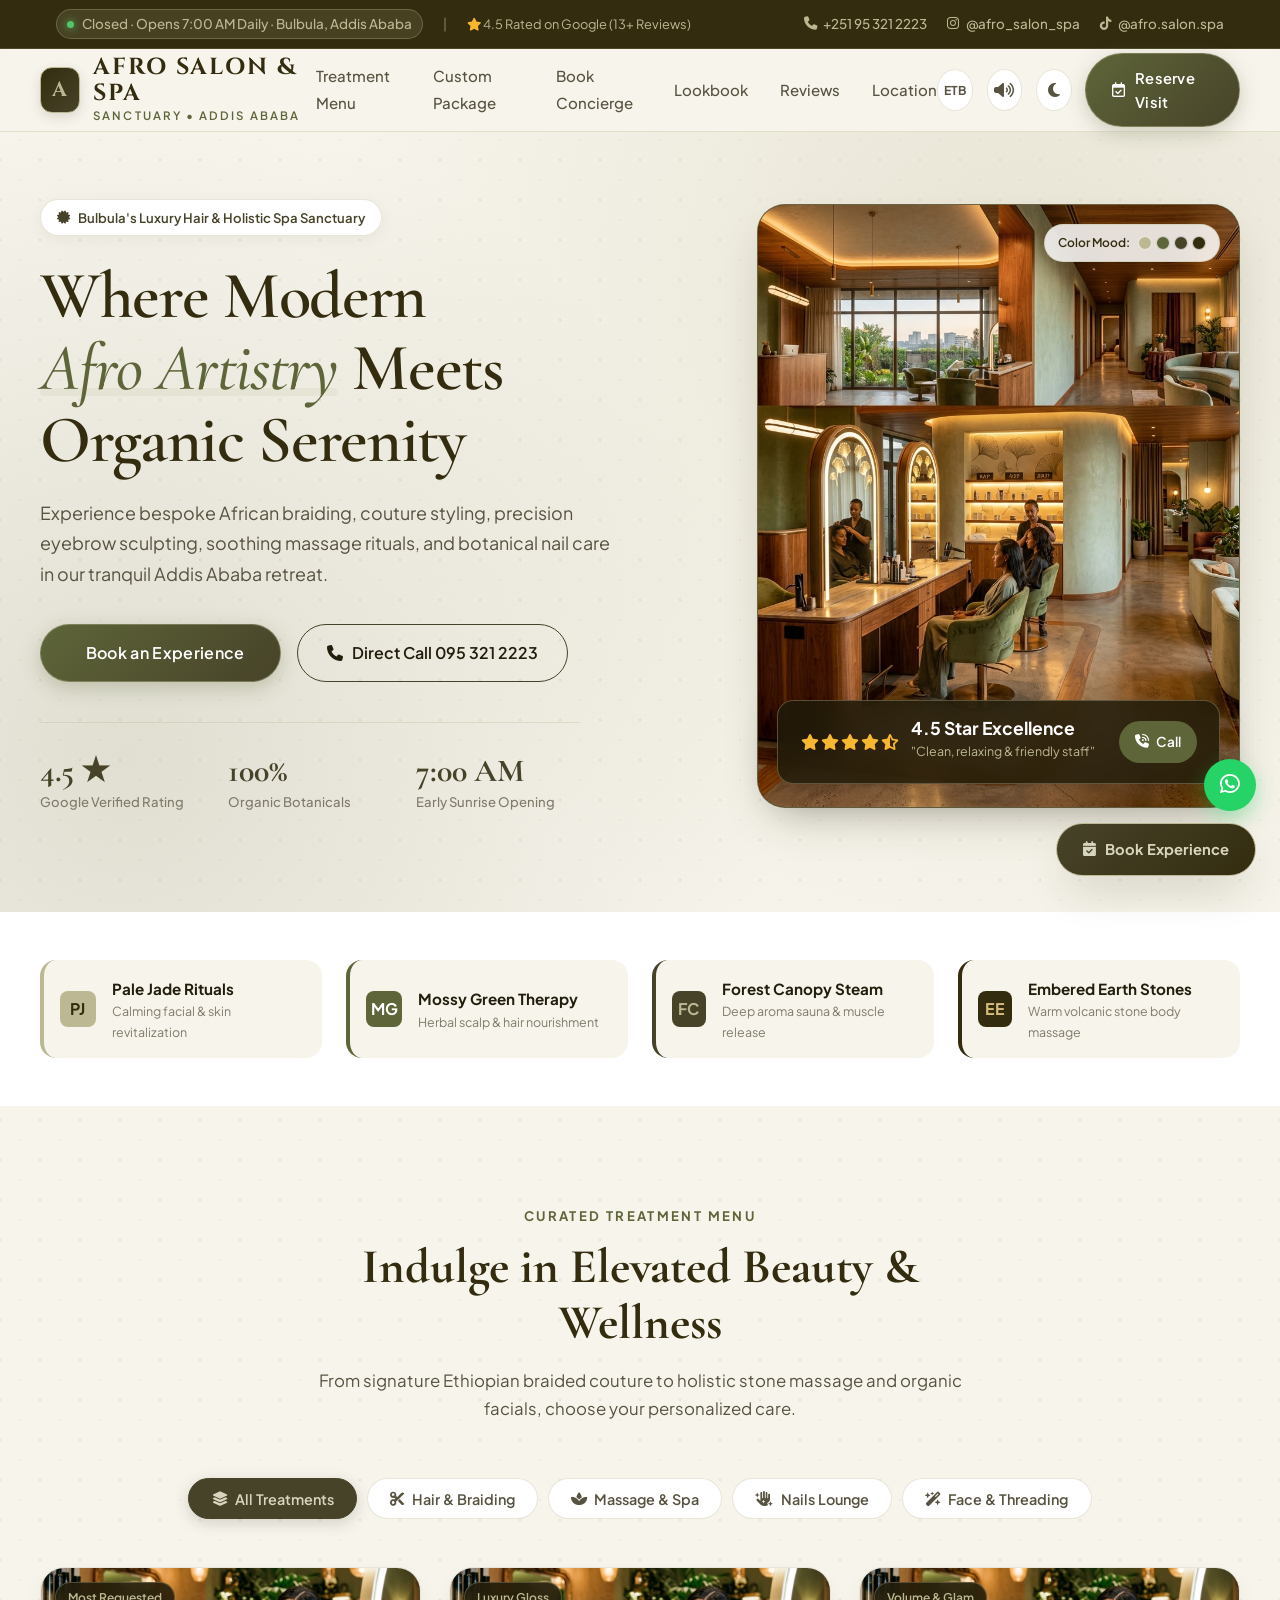
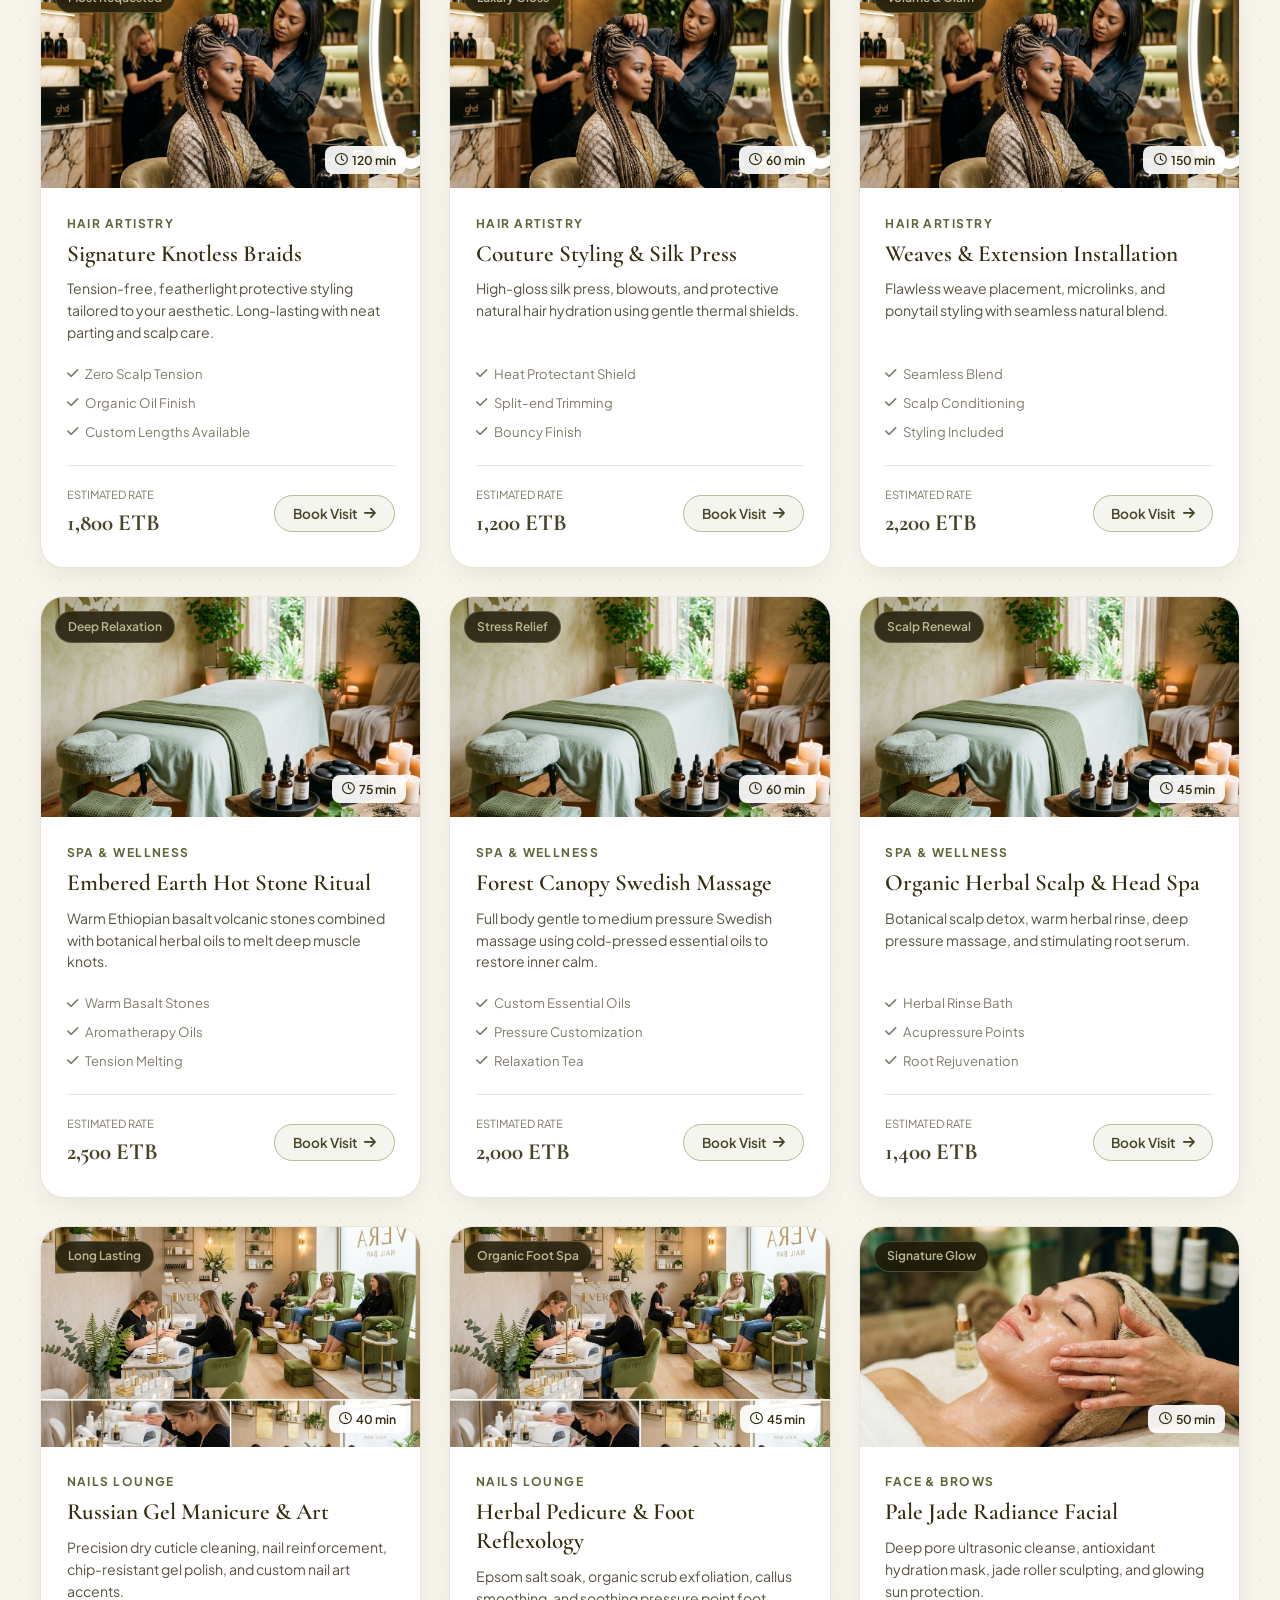
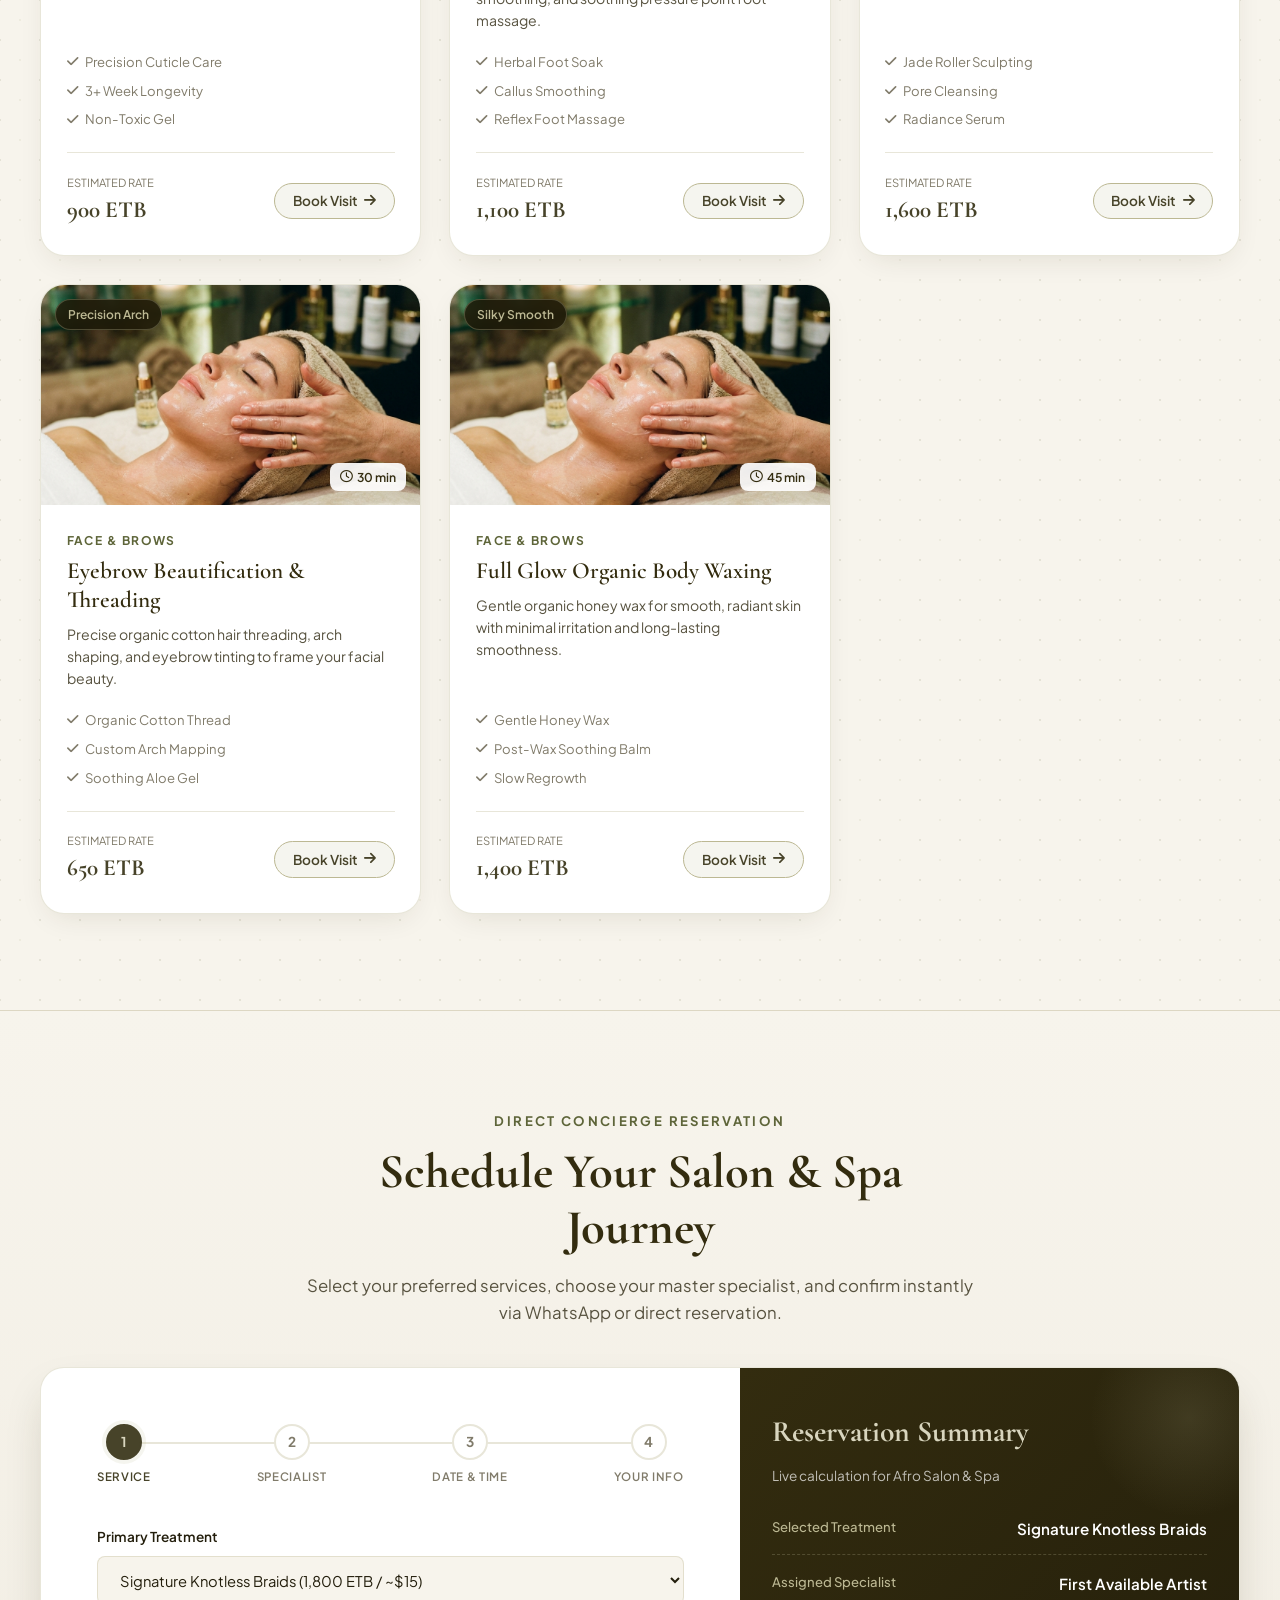
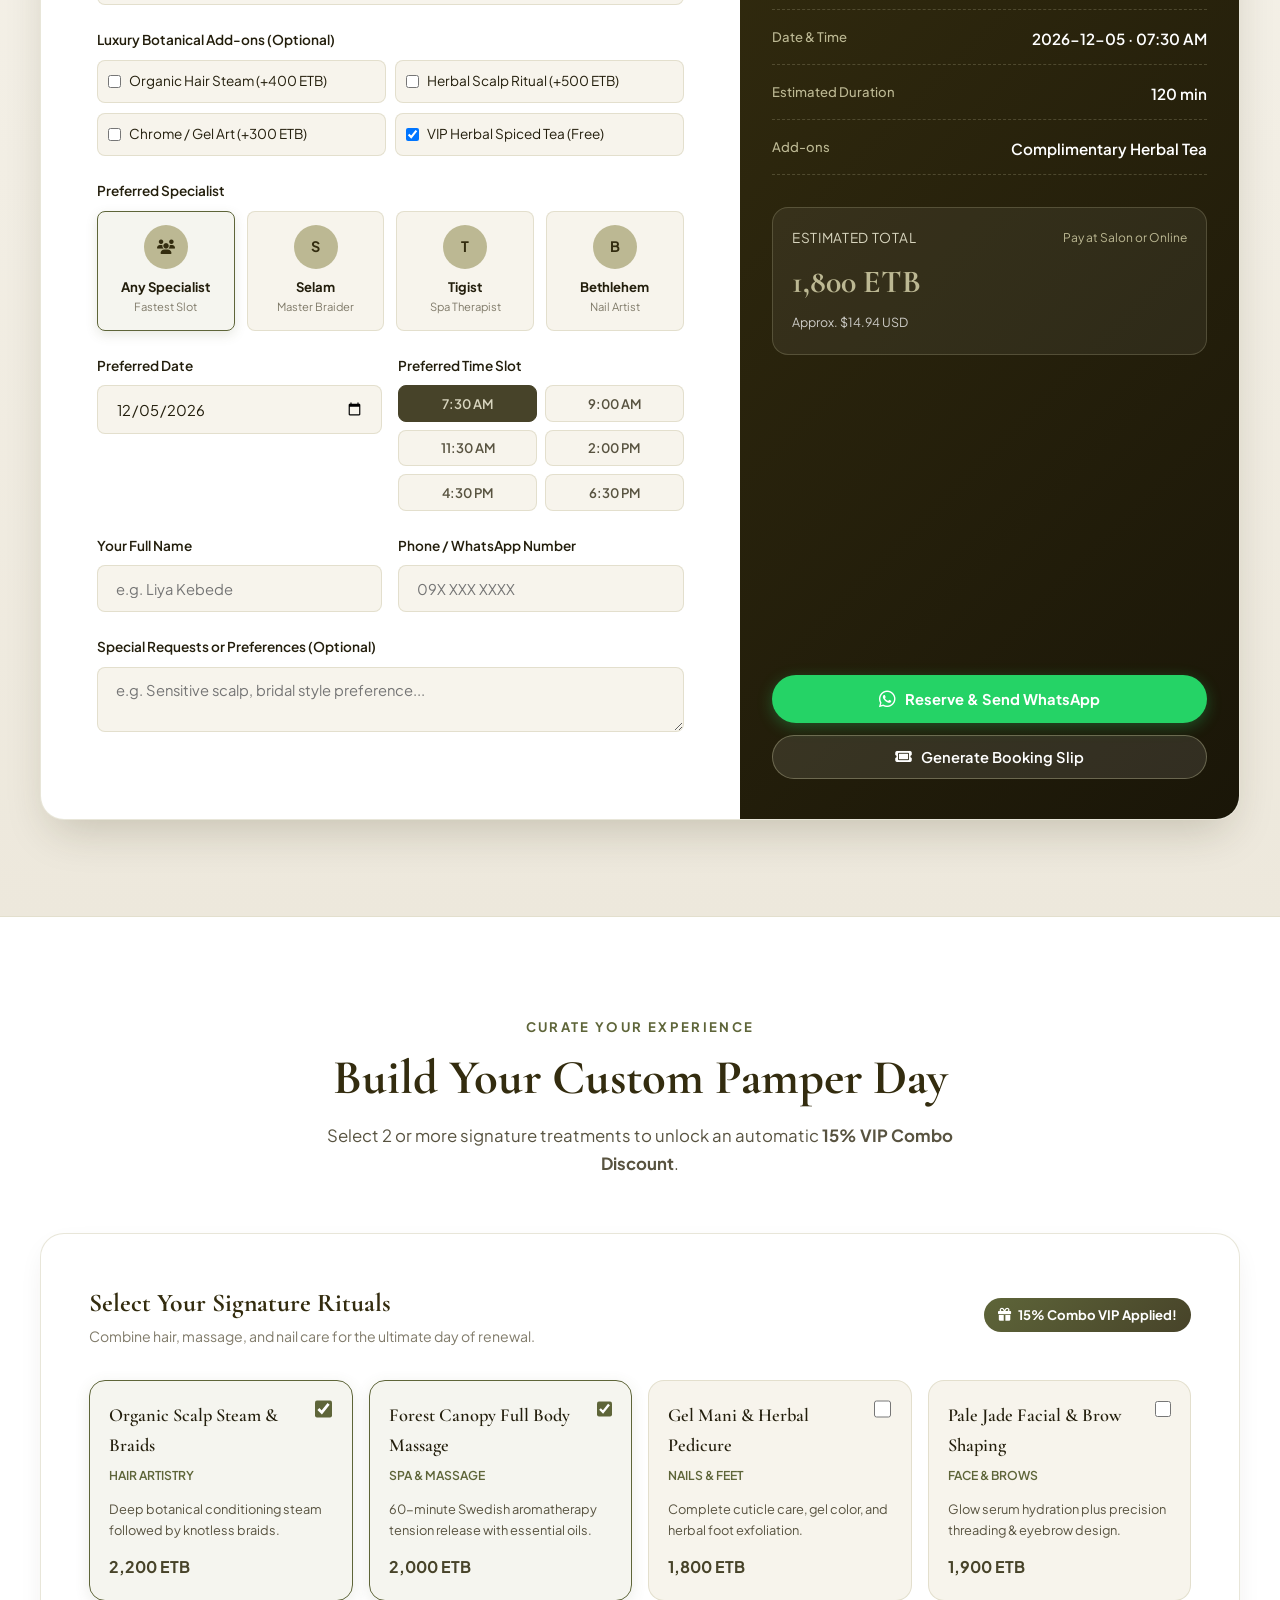
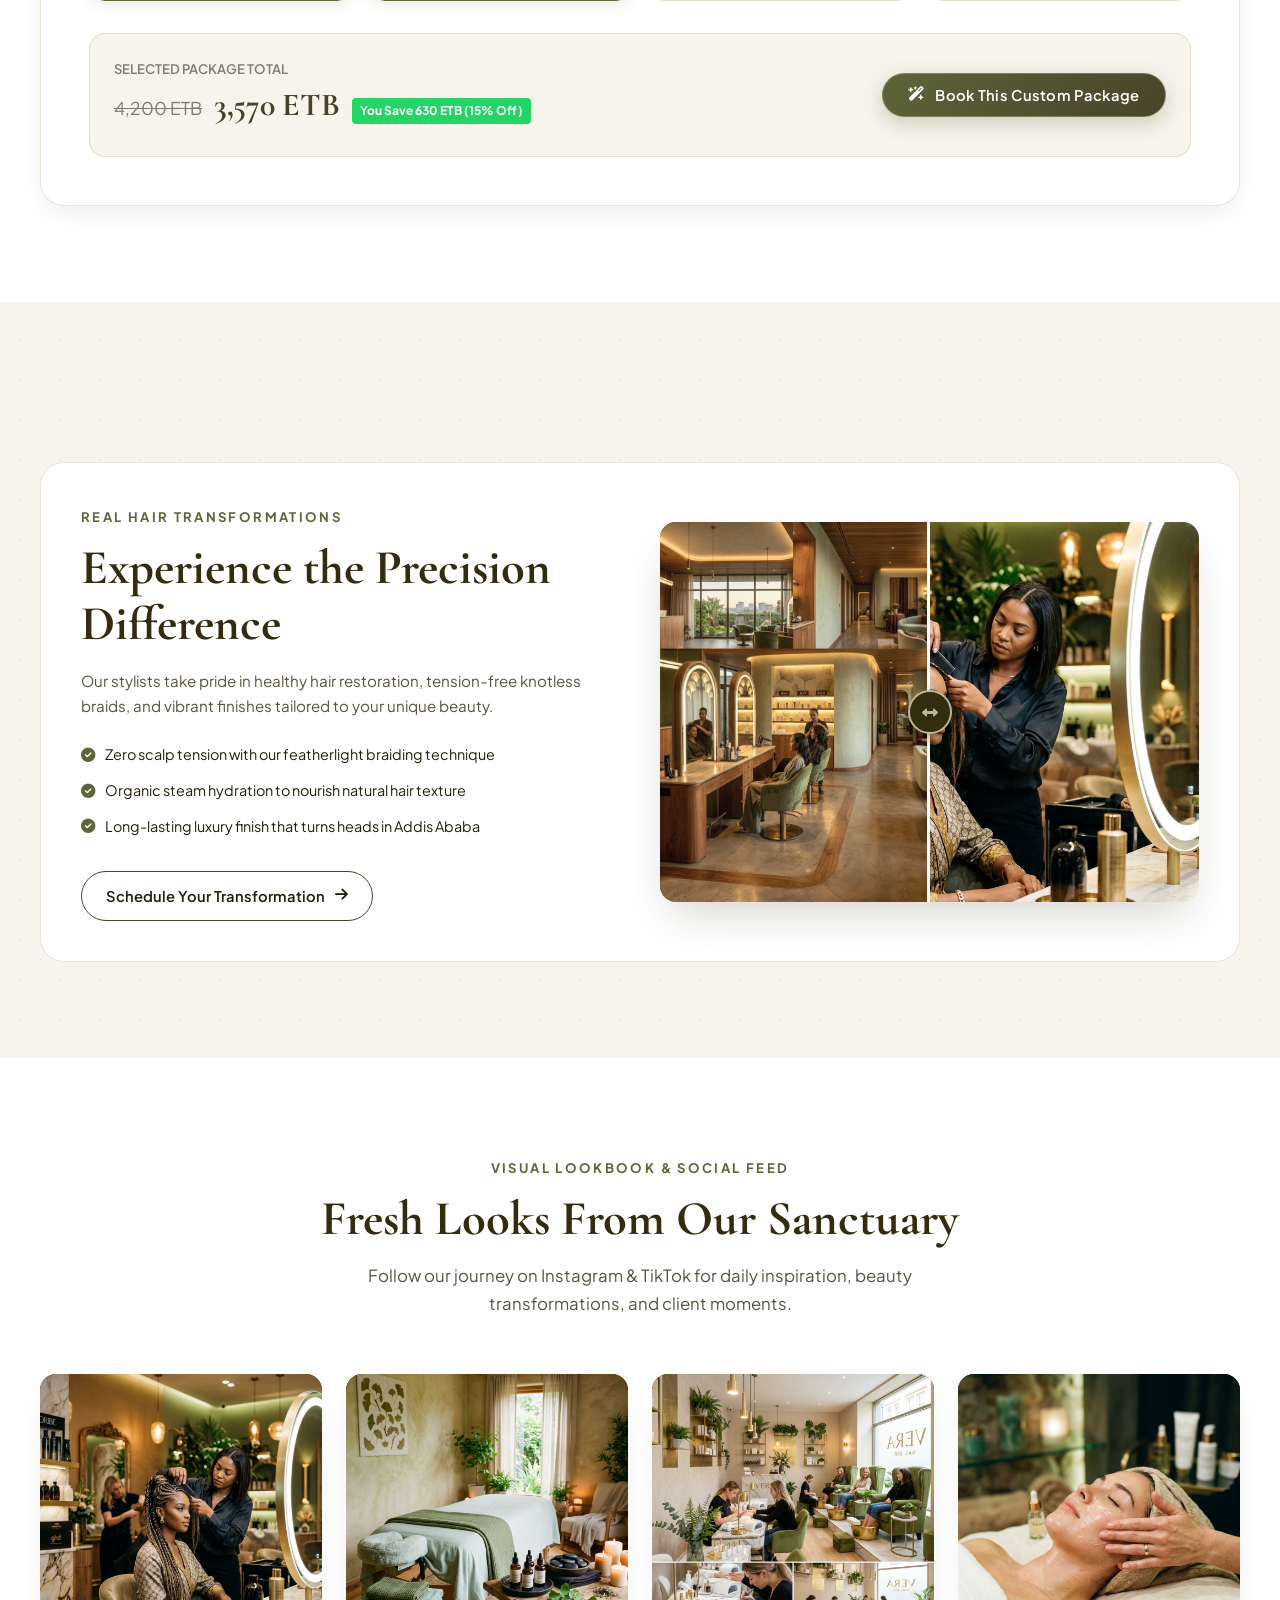
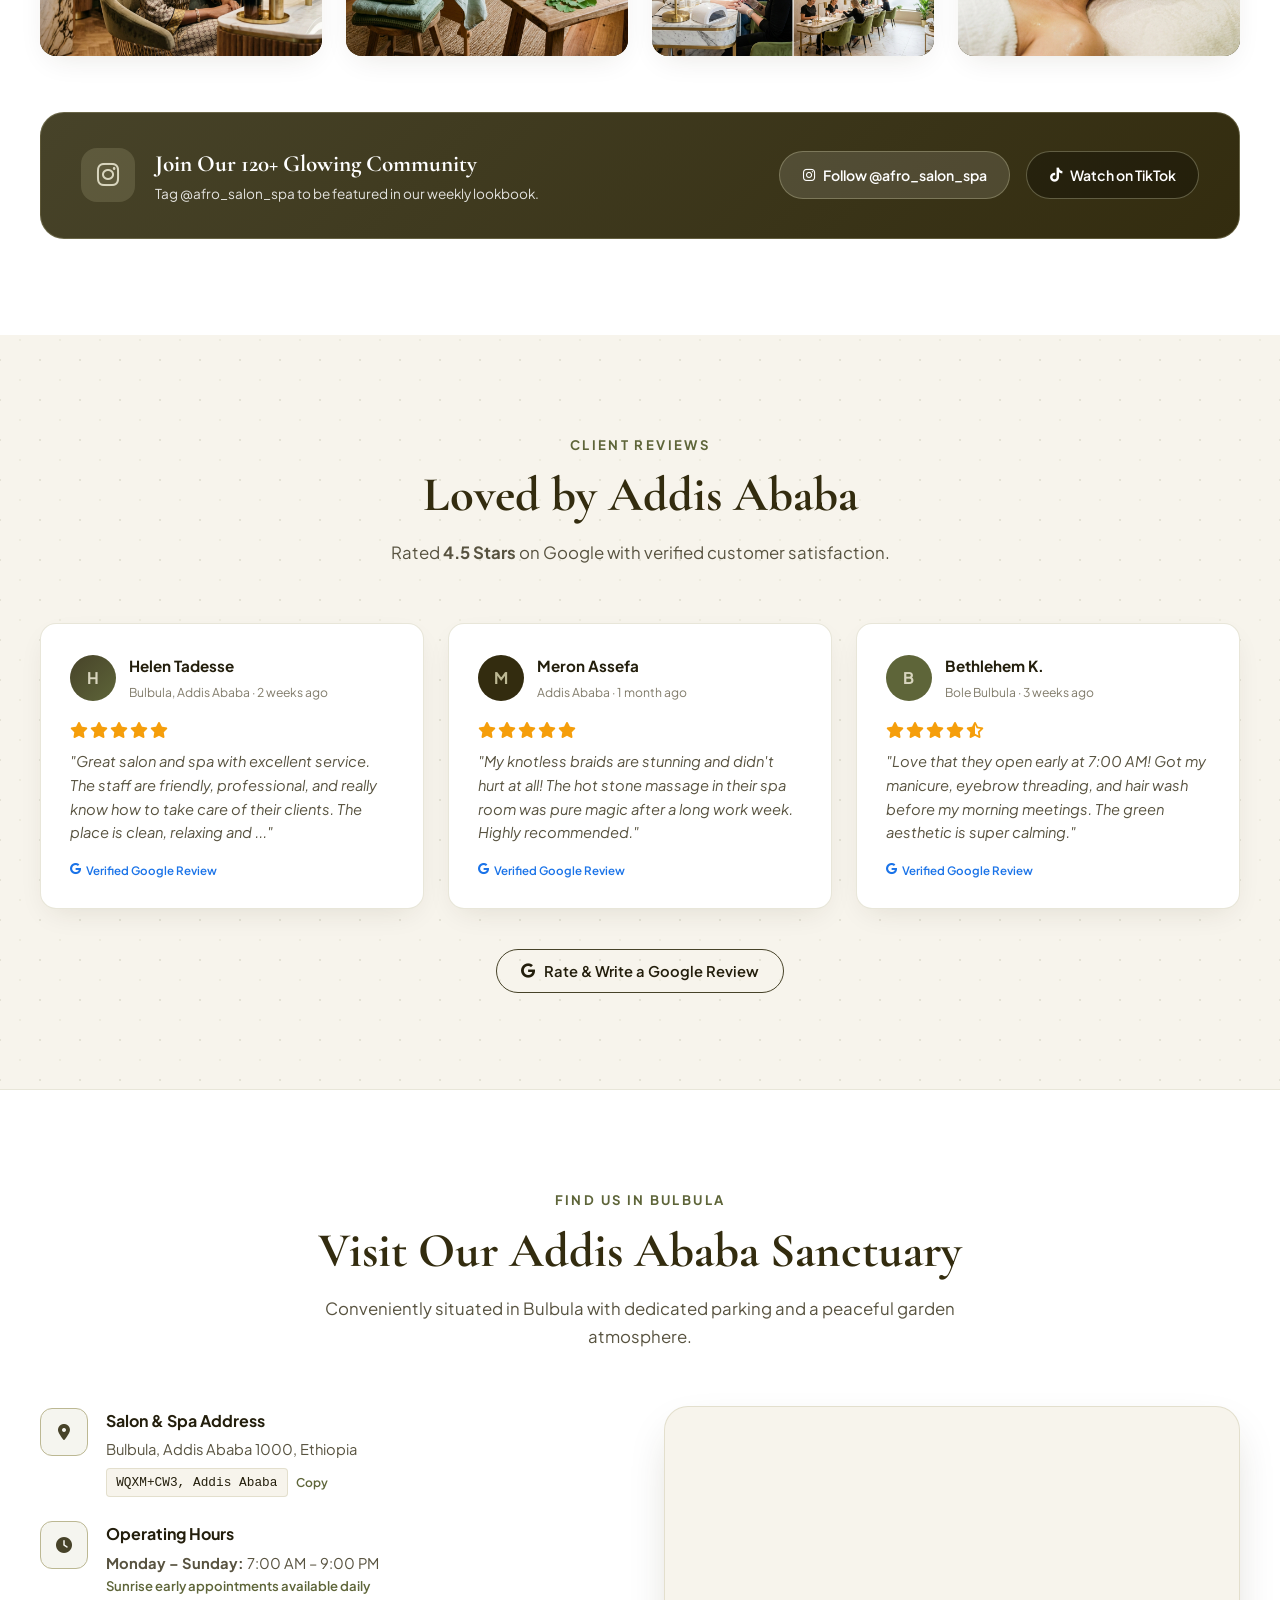
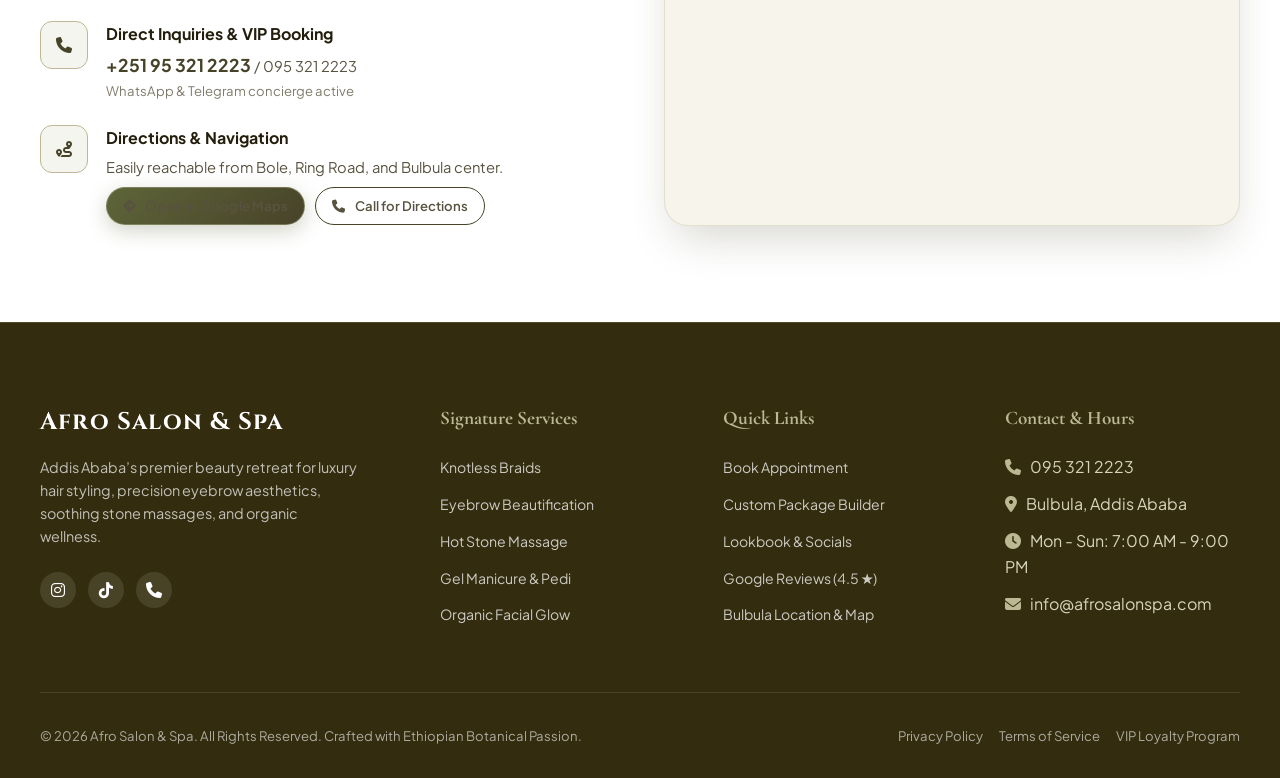
<file: afro-salon-spa/index.html>
<!DOCTYPE html>
<html lang="en">
<head>
  <meta charset="UTF-8">
  <meta name="viewport" content="width=device-width, initial-scale=1.0">
  <title>Afro Salon & Spa | Addis Ababa Premier Hair & Botanical Spa</title>
  <meta name="description" content="Afro Salon & Spa in Bulbula, Addis Ababa. Premium hairstyling, braids, eyebrow beautification, luxury massage, nails, and organic botanical spa rituals.">
  
  <!-- Font Awesome & Remix Icons -->
  <link rel="stylesheet" href="https://cdnjs.cloudflare.com/ajax/libs/font-awesome/6.5.1/css/all.min.css">
  
  <!-- Custom Stylesheet -->
  <link rel="stylesheet" href="styles.css">
</head>
<body class="bg-ginkgo-pattern">

  <!-- Top Announcement Bar -->
  <aside class="top-banner">
    <div class="container">
      <div class="top-banner-left">
        <div class="status-badge" id="live-hours-badge">
          <span class="status-dot"></span>
          <span id="hours-status-text">Opens 7:00 AM · Bulbula, Addis Ababa</span>
        </div>
        <span style="opacity: 0.5;">|</span>
        <span style="font-size: 0.8rem; color: var(--pale-jade);"><i class="fa-solid fa-star" style="color: #f7b731;"></i> 4.5 Rated on Google (13+ Reviews)</span>
      </div>
      <div class="top-banner-right">
        <a href="tel:0953212223" class="top-link" id="top-phone-link">
          <i class="fa-solid fa-phone"></i> +251 95 321 2223
        </a>
        <a href="https://www.instagram.com/afro_salon_spa/" target="_blank" rel="noopener noreferrer" class="top-link" title="Instagram">
          <i class="fa-brands fa-instagram"></i> @afro_salon_spa
        </a>
        <a href="http://tiktok.com/@afro.salon.spa" target="_blank" rel="noopener noreferrer" class="top-link" title="TikTok">
          <i class="fa-brands fa-tiktok"></i> @afro.salon.spa
        </a>
      </div>
    </div>
  </aside>

  <!-- Main Navigation Header -->
  <header class="site-header" id="site-header">
    <div class="container">
      <div class="nav-container">
        <!-- Logo -->
        <a href="#hero" class="brand-logo" aria-label="Afro Salon & Spa Home">
          <div class="brand-icon-box">
            <span>A</span>
          </div>
          <div class="brand-text-wrap">
            <span class="brand-name">Afro Salon &amp; Spa</span>
            <span class="brand-tagline">Sanctuary &bull; Addis Ababa</span>
          </div>
        </a>

        <!-- Desktop Menu -->
        <nav>
          <ul class="nav-menu">
            <li><a href="#services" class="nav-link">Treatment Menu</a></li>
            <li><a href="#pamper-builder" class="nav-link">Custom Package</a></li>
            <li><a href="#booking" class="nav-link">Book Concierge</a></li>
            <li><a href="#lookbook" class="nav-link">Lookbook</a></li>
            <li><a href="#reviews" class="nav-link">Reviews</a></li>
            <li><a href="#location" class="nav-link">Location</a></li>
          </ul>
        </nav>

        <!-- Header Actions -->
        <div class="header-actions">
          <!-- Currency Toggle -->
          <button class="icon-btn-pill" id="currency-toggle-btn" title="Toggle Currency (ETB / USD)">
            <span id="currency-label" style="font-weight: 700; font-size: 0.76rem;">ETB</span>
          </button>

          <!-- Ambient Audio Chime Toggle -->
          <button class="icon-btn-pill" id="spa-audio-btn" title="Play Peaceful Spa Chime Tone">
            <i class="fa-solid fa-volume-high" id="audio-icon"></i>
          </button>

          <!-- Dark/Light Mode Switcher -->
          <button class="icon-btn-pill" id="theme-toggle-btn" title="Switch Theme">
            <i class="fa-solid fa-moon" id="theme-icon"></i>
          </button>

          <!-- Main CTA -->
          <a href="#booking" class="btn-primary" id="header-book-btn">
            <i class="fa-regular fa-calendar-check"></i>
            <span>Reserve Visit</span>
          </a>

          <!-- Mobile Hamburger -->
          <button class="mobile-toggle" id="mobile-menu-toggle" aria-label="Open Navigation">
            <i class="fa-solid fa-bars"></i>
          </button>
        </div>
      </div>
    </div>
  </header>

  <!-- HERO SECTION -->
  <section class="hero-section" id="hero">
    <div class="container">
      <div class="hero-grid">
        <!-- Hero Text Content -->
        <div class="hero-text-col">
          <div class="hero-badge-pill">
            <i class="fa-solid fa-certificate"></i>
            <span>Bulbula's Luxury Hair &amp; Holistic Spa Sanctuary</span>
          </div>

          <h1 class="hero-title">
            Where Modern <span class="highlight-text">Afro Artistry</span> Meets Organic Serenity
          </h1>

          <p class="hero-description">
            Experience bespoke African braiding, couture styling, precision eyebrow sculpting, soothing massage rituals, and botanical nail care in our tranquil Addis Ababa retreat.
          </p>

          <div class="hero-actions">
            <a href="#booking" class="btn-primary" style="padding: 0.9rem 2.2rem; font-size: 1rem;">
              <i class="fa-solid fa-sparkles"></i>
              <span>Book an Experience</span>
            </a>
            <a href="tel:0953212223" class="btn-secondary" style="padding: 0.9rem 1.8rem; font-size: 1rem;">
              <i class="fa-solid fa-phone"></i>
              <span>Direct Call 095 321 2223</span>
            </a>
          </div>

          <!-- Hero Metrics -->
          <div class="hero-stats-row">
            <div class="hero-stat-item">
              <h3>4.5 ★</h3>
              <p>Google Verified Rating</p>
            </div>
            <div class="hero-stat-item">
              <h3>100%</h3>
              <p>Organic Botanicals</p>
            </div>
            <div class="hero-stat-item">
              <h3>7:00 AM</h3>
              <p>Early Sunrise Opening</p>
            </div>
          </div>
        </div>

        <!-- Hero Visual Showcase -->
        <div class="hero-visual-card">
          <div class="hero-image-wrapper">
            <img src="assets/images/hero.png" alt="Afro Salon and Spa Interior in Addis Ababa" id="hero-main-img">
          </div>

          <!-- Color Palette Signature Stamp -->
          <div class="palette-showcase-bar">
            <span>Color Mood:</span>
            <div class="palette-swatches">
              <span class="swatch-circle" style="background: #BCB893;" title="Pale Jade #BCB893"></span>
              <span class="swatch-circle" style="background: #5E6539;" title="Mossy Green #5E6539"></span>
              <span class="swatch-circle" style="background: #474329;" title="Forest Canopy #474329"></span>
              <span class="swatch-circle" style="background: #332C0F;" title="Embered Earth #332C0F"></span>
            </div>
          </div>

          <!-- Floating Glass Review Card -->
          <div class="hero-floating-glass-badge">
            <div class="floating-rating">
              <div class="rating-stars">
                <i class="fa-solid fa-star"></i>
                <i class="fa-solid fa-star"></i>
                <i class="fa-solid fa-star"></i>
                <i class="fa-solid fa-star"></i>
                <i class="fa-solid fa-star-half-stroke"></i>
              </div>
              <div>
                <h4>4.5 Star Excellence</h4>
                <span>"Clean, relaxing &amp; friendly staff"</span>
              </div>
            </div>
            <a href="tel:0953212223" class="floating-cta-call" title="Call Now">
              <i class="fa-solid fa-phone-volume"></i>
              <span>Call</span>
            </a>
          </div>
        </div>
      </div>
    </div>
  </section>

  <!-- SIGNATURE COLOR PALETTE & RITUALS STRIP -->
  <section style="background: var(--surface-card); border-y: 1px solid var(--border-subtle); padding: 3rem 0;">
    <div class="container">
      <div style="display: grid; grid-template-columns: repeat(auto-fit, minmax(220px, 1fr)); gap: 1.5rem;">
        <div style="display: flex; align-items: center; gap: 1rem; padding: 1rem; border-radius: var(--radius-md); background: var(--warm-sand); border-left: 4px solid #BCB893;">
          <div style="width: 36px; height: 36px; border-radius: 8px; background: #BCB893; display: grid; place-items: center; color: #332C0F; font-weight: 700;">PJ</div>
          <div>
            <h4 style="font-size: 0.95rem; font-weight: 700; color: var(--text-primary);">Pale Jade Rituals</h4>
            <p style="font-size: 0.78rem; color: var(--text-muted);">Calming facial &amp; skin revitalization</p>
          </div>
        </div>

        <div style="display: flex; align-items: center; gap: 1rem; padding: 1rem; border-radius: var(--radius-md); background: var(--warm-sand); border-left: 4px solid #5E6539;">
          <div style="width: 36px; height: 36px; border-radius: 8px; background: #5E6539; display: grid; place-items: center; color: #fff; font-weight: 700;">MG</div>
          <div>
            <h4 style="font-size: 0.95rem; font-weight: 700; color: var(--text-primary);">Mossy Green Therapy</h4>
            <p style="font-size: 0.78rem; color: var(--text-muted);">Herbal scalp &amp; hair nourishment</p>
          </div>
        </div>

        <div style="display: flex; align-items: center; gap: 1rem; padding: 1rem; border-radius: var(--radius-md); background: var(--warm-sand); border-left: 4px solid #474329;">
          <div style="width: 36px; height: 36px; border-radius: 8px; background: #474329; display: grid; place-items: center; color: #BCB893; font-weight: 700;">FC</div>
          <div>
            <h4 style="font-size: 0.95rem; font-weight: 700; color: var(--text-primary);">Forest Canopy Steam</h4>
            <p style="font-size: 0.78rem; color: var(--text-muted);">Deep aroma sauna &amp; muscle release</p>
          </div>
        </div>

        <div style="display: flex; align-items: center; gap: 1rem; padding: 1rem; border-radius: var(--radius-md); background: var(--warm-sand); border-left: 4px solid #332C0F;">
          <div style="width: 36px; height: 36px; border-radius: 8px; background: #332C0F; display: grid; place-items: center; color: #D6BC7E; font-weight: 700;">EE</div>
          <div>
            <h4 style="font-size: 0.95rem; font-weight: 700; color: var(--text-primary);">Embered Earth Stones</h4>
            <p style="font-size: 0.78rem; color: var(--text-muted);">Warm volcanic stone body massage</p>
          </div>
        </div>
      </div>
    </div>
  </section>

  <!-- SERVICES MENU SECTION -->
  <section class="section" id="services">
    <div class="container">
      <div class="section-header">
        <span class="section-tag">Curated Treatment Menu</span>
        <h2 class="section-title">Indulge in Elevated Beauty &amp; Wellness</h2>
        <p class="section-subtitle">
          From signature Ethiopian braided couture to holistic stone massage and organic facials, choose your personalized care.
        </p>
      </div>

      <!-- Category Filter Tabs -->
      <div class="category-tabs" id="service-category-tabs">
        <button class="tab-btn active" data-category="all">
          <i class="fa-solid fa-layer-group"></i> All Treatments
        </button>
        <button class="tab-btn" data-category="hair">
          <i class="fa-solid fa-scissors"></i> Hair &amp; Braiding
        </button>
        <button class="tab-btn" data-category="spa">
          <i class="fa-solid fa-spa"></i> Massage &amp; Spa
        </button>
        <button class="tab-btn" data-category="nails">
          <i class="fa-solid fa-hand-sparkles"></i> Nails Lounge
        </button>
        <button class="tab-btn" data-category="face">
          <i class="fa-solid fa-wand-magic-sparkles"></i> Face &amp; Threading
        </button>
      </div>

      <!-- Services Grid -->
      <div class="services-grid" id="services-container">
        <!-- Cards injected dynamically via app.js -->
      </div>
    </div>
  </section>

  <!-- INTERACTIVE APPOINTMENT CONCIERGE & BOOKING ENGINE -->
  <section class="section booking-section" id="booking">
    <div class="container">
      <div class="section-header" style="margin-bottom: 2.5rem;">
        <span class="section-tag">Direct Concierge Reservation</span>
        <h2 class="section-title">Schedule Your Salon &amp; Spa Journey</h2>
        <p class="section-subtitle">Select your preferred services, choose your master specialist, and confirm instantly via WhatsApp or direct reservation.</p>
      </div>

      <div class="booking-card-wrapper">
        <!-- Form Area -->
        <div class="booking-interactive-form">
          <!-- Step Indicators -->
          <div class="booking-steps-progress">
            <div class="step-node active" data-step="1">
              <div class="step-circle">1</div>
              <span class="step-label">Service</span>
            </div>
            <div class="step-node" data-step="2">
              <div class="step-circle">2</div>
              <span class="step-label">Specialist</span>
            </div>
            <div class="step-node" data-step="3">
              <div class="step-circle">3</div>
              <span class="step-label">Date &amp; Time</span>
            </div>
            <div class="step-node" data-step="4">
              <div class="step-circle">4</div>
              <span class="step-label">Your Info</span>
            </div>
          </div>

          <!-- Step 1: Select Service & Add-ons -->
          <div class="booking-step-content" id="step-1-panel">
            <div class="form-group">
              <label class="form-label" for="booking-primary-service">Primary Treatment</label>
              <select id="booking-primary-service" class="form-control">
                <option value="knotless-braids" data-price-etb="1800" data-duration="120 min">Signature Knotless Braids (1,800 ETB / ~$15)</option>
                <option value="couture-styling" data-price-etb="1200" data-duration="60 min">Couture Hairstyling &amp; Silk Press (1,200 ETB / ~$10)</option>
                <option value="hot-stone-massage" data-price-etb="2500" data-duration="75 min">Embered Earth Hot Stone Massage (2,500 ETB / ~$21)</option>
                <option value="aromatherapy-massage" data-price-etb="2000" data-duration="60 min">Forest Canopy Aromatherapy Massage (2,000 ETB / ~$17)</option>
                <option value="deluxe-pedicure" data-price-etb="1100" data-duration="45 min">Organic Herbal Pedicure &amp; Foot Spa (1,100 ETB / ~$9)</option>
                <option value="gel-manicure" data-price-etb="900" data-duration="40 min">Russian Gel Manicure &amp; Art (900 ETB / ~$8)</option>
                <option value="pale-jade-facial" data-price-etb="1600" data-duration="50 min">Pale Jade Radiance Facial (1,600 ETB / ~$14)</option>
                <option value="brows-threading" data-price-etb="650" data-duration="30 min">Eyebrow Beautification &amp; Threading (650 ETB / ~$5)</option>
                <option value="hair-waxing" data-price-etb="1400" data-duration="45 min">Full Glow Organic Body Waxing (1,400 ETB / ~$12)</option>
              </select>
            </div>

            <!-- Optional Add-ons -->
            <div class="form-group">
              <label class="form-label">Luxury Botanical Add-ons (Optional)</label>
              <div style="display: grid; grid-template-columns: 1fr 1fr; gap: 0.6rem;">
                <label style="display: flex; align-items: center; gap: 0.5rem; font-size: 0.85rem; cursor: pointer; padding: 0.6rem; border: 1px solid var(--border-subtle); border-radius: var(--radius-sm); background: var(--warm-sand);">
                  <input type="checkbox" id="addon-steam" class="addon-checkbox" data-name="Organic Hair Steam" data-price-etb="400">
                  <span>Organic Hair Steam (+400 ETB)</span>
                </label>
                <label style="display: flex; align-items: center; gap: 0.5rem; font-size: 0.85rem; cursor: pointer; padding: 0.6rem; border: 1px solid var(--border-subtle); border-radius: var(--radius-sm); background: var(--warm-sand);">
                  <input type="checkbox" id="addon-scalp" class="addon-checkbox" data-name="Herbal Scalp Ritual" data-price-etb="500">
                  <span>Herbal Scalp Ritual (+500 ETB)</span>
                </label>
                <label style="display: flex; align-items: center; gap: 0.5rem; font-size: 0.85rem; cursor: pointer; padding: 0.6rem; border: 1px solid var(--border-subtle); border-radius: var(--radius-sm); background: var(--warm-sand);">
                  <input type="checkbox" id="addon-gel" class="addon-checkbox" data-name="Chrome / Gel Top Coat" data-price-etb="300">
                  <span>Chrome / Gel Art (+300 ETB)</span>
                </label>
                <label style="display: flex; align-items: center; gap: 0.5rem; font-size: 0.85rem; cursor: pointer; padding: 0.6rem; border: 1px solid var(--border-subtle); border-radius: var(--radius-sm); background: var(--warm-sand);">
                  <input type="checkbox" id="addon-tea" class="addon-checkbox" data-name="Complimentary Herbal Tea" data-price-etb="0" checked>
                  <span>VIP Herbal Spiced Tea (Free)</span>
                </label>
              </div>
            </div>

            <div class="form-group" style="margin-top: 1.5rem;">
              <label class="form-label">Preferred Specialist</label>
              <div class="specialist-grid">
                <div class="specialist-radio-card">
                  <input type="radio" name="specialist" id="spec-any" value="First Available Artist" checked>
                  <label for="spec-any" class="specialist-label">
                    <div class="specialist-avatar"><i class="fa-solid fa-users"></i></div>
                    <span class="specialist-name">Any Specialist</span>
                    <span class="specialist-role">Fastest Slot</span>
                  </label>
                </div>
                <div class="specialist-radio-card">
                  <input type="radio" name="specialist" id="spec-selam" value="Selam (Master Braider)">
                  <label for="spec-selam" class="specialist-label">
                    <div class="specialist-avatar">S</div>
                    <span class="specialist-name">Selam</span>
                    <span class="specialist-role">Master Braider</span>
                  </label>
                </div>
                <div class="specialist-radio-card">
                  <input type="radio" name="specialist" id="spec-tigist" value="Tigist (Spa Therapist)">
                  <label for="spec-tigist" class="specialist-label">
                    <div class="specialist-avatar">T</div>
                    <span class="specialist-name">Tigist</span>
                    <span class="specialist-role">Spa Therapist</span>
                  </label>
                </div>
                <div class="specialist-radio-card">
                  <input type="radio" name="specialist" id="spec-bethlehem" value="Bethlehem (Nail Artist)">
                  <label for="spec-bethlehem" class="specialist-label">
                    <div class="specialist-avatar">B</div>
                    <span class="specialist-name">Bethlehem</span>
                    <span class="specialist-role">Nail Artist</span>
                  </label>
                </div>
              </div>
            </div>

            <!-- Date & Time Row -->
            <div style="display: grid; grid-template-columns: 1fr 1fr; gap: 1rem;">
              <div class="form-group">
                <label class="form-label" for="booking-date">Preferred Date</label>
                <input type="date" id="booking-date" class="form-control" value="2026-08-08">
              </div>
              <div class="form-group">
                <label class="form-label">Preferred Time Slot</label>
                <div class="time-slots-grid" id="time-slots-container">
                  <button type="button" class="time-slot-btn selected" data-time="07:30 AM">7:30 AM</button>
                  <button type="button" class="time-slot-btn" data-time="09:00 AM">9:00 AM</button>
                  <button type="button" class="time-slot-btn" data-time="11:30 AM">11:30 AM</button>
                  <button type="button" class="time-slot-btn" data-time="02:00 PM">2:00 PM</button>
                  <button type="button" class="time-slot-btn" data-time="04:30 PM">4:30 PM</button>
                  <button type="button" class="time-slot-btn" data-time="06:30 PM">6:30 PM</button>
                </div>
              </div>
            </div>

            <!-- Client Contact Details -->
            <div style="display: grid; grid-template-columns: 1fr 1fr; gap: 1rem;">
              <div class="form-group">
                <label class="form-label" for="client-name">Your Full Name</label>
                <input type="text" id="client-name" class="form-control" placeholder="e.g. Liya Kebede" required>
              </div>
              <div class="form-group">
                <label class="form-label" for="client-phone">Phone / WhatsApp Number</label>
                <input type="tel" id="client-phone" class="form-control" placeholder="09X XXX XXXX" required>
              </div>
            </div>

            <div class="form-group">
              <label class="form-label" for="client-notes">Special Requests or Preferences (Optional)</label>
              <textarea id="client-notes" class="form-control" rows="2" placeholder="e.g. Sensitive scalp, bridal style preference..."></textarea>
            </div>
          </div>
        </div>

        <!-- Live Summary Sidebar -->
        <div class="booking-summary-sidebar">
          <div>
            <h3 class="summary-title">Reservation Summary</h3>
            <p class="summary-desc">Live calculation for Afro Salon &amp; Spa</p>

            <ul class="summary-items-list">
              <li class="summary-item">
                <span class="summary-item-label">Selected Treatment</span>
                <span class="summary-item-value" id="summary-treatment-name">Signature Knotless Braids</span>
              </li>
              <li class="summary-item">
                <span class="summary-item-label">Assigned Specialist</span>
                <span class="summary-item-value" id="summary-specialist-name">First Available Artist</span>
              </li>
              <li class="summary-item">
                <span class="summary-item-label">Date &amp; Time</span>
                <span class="summary-item-value" id="summary-datetime-val">Tomorrow · 7:30 AM</span>
              </li>
              <li class="summary-item">
                <span class="summary-item-label">Estimated Duration</span>
                <span class="summary-item-value" id="summary-duration-val">120 Minutes</span>
              </li>
              <li class="summary-item" id="summary-addons-row">
                <span class="summary-item-label">Add-ons</span>
                <span class="summary-item-value" id="summary-addons-list">Herbal Tea (Free)</span>
              </li>
            </ul>

            <div class="summary-total-card">
              <div class="total-header">
                <span class="total-label">Estimated Total</span>
                <span style="font-size: 0.75rem; color: var(--pale-jade);">Pay at Salon or Online</span>
              </div>
              <div class="total-price" id="summary-total-amount">1,800 ETB</div>
              <span style="font-size: 0.78rem; opacity: 0.75;" id="summary-usd-equivalent">Approx. $15.00 USD</span>
            </div>
          </div>

          <div class="booking-confirm-actions">
            <button type="button" class="btn-whatsapp-book" id="btn-confirm-whatsapp">
              <i class="fa-brands fa-whatsapp" style="font-size: 1.2rem;"></i>
              <span>Reserve &amp; Send WhatsApp</span>
            </button>
            <button type="button" class="btn-secondary" id="btn-confirm-direct" style="background: rgba(255,255,255,0.1); border-color: rgba(188,184,147,0.4); color: #fff;">
              <i class="fa-solid fa-ticket"></i>
              <span>Generate Booking Slip</span>
            </button>
          </div>
        </div>
      </div>
    </div>
  </section>

  <!-- CUSTOM PAMPER DAY PACKAGE BUILDER -->
  <section class="section" id="pamper-builder" style="background: var(--surface-card);">
    <div class="container">
      <div class="section-header">
        <span class="section-tag">Curate Your Experience</span>
        <h2 class="section-title">Build Your Custom Pamper Day</h2>
        <p class="section-subtitle">
          Select 2 or more signature treatments to unlock an automatic <strong>15% VIP Combo Discount</strong>.
        </p>
      </div>

      <div class="pamper-builder-box">
        <div class="builder-header">
          <div>
            <h3 style="font-family: var(--font-serif); font-size: 1.6rem; color: var(--embered-earth);">Select Your Signature Rituals</h3>
            <p style="font-size: 0.88rem; color: var(--text-muted);">Combine hair, massage, and nail care for the ultimate day of renewal.</p>
          </div>
          <div class="combo-discount-badge" id="bundle-discount-badge">
            <i class="fa-solid fa-gift"></i>
            <span id="discount-status-text">Select 2+ for 15% Off</span>
          </div>
        </div>

        <div class="builder-treatments-grid">
          <!-- Item 1 -->
          <div class="builder-toggle-item active" data-pkg-name="Organic Scalp Steam & Braids" data-price="2200">
            <div class="builder-item-top">
              <div>
                <h4 class="builder-item-title">Organic Scalp Steam &amp; Braids</h4>
                <span style="font-size: 0.76rem; color: var(--mossy-green); font-weight: 600;">HAIR ARTISTRY</span>
              </div>
              <input type="checkbox" checked style="accent-color: var(--mossy-green); width: 18px; height: 18px;">
            </div>
            <p style="font-size: 0.8rem; color: var(--text-secondary); margin-bottom: 0.8rem;">Deep botanical conditioning steam followed by knotless braids.</p>
            <div class="builder-item-price">2,200 ETB</div>
          </div>

          <!-- Item 2 -->
          <div class="builder-toggle-item active" data-pkg-name="Forest Canopy Full Body Massage" data-price="2000">
            <div class="builder-item-top">
              <div>
                <h4 class="builder-item-title">Forest Canopy Full Body Massage</h4>
                <span style="font-size: 0.76rem; color: var(--mossy-green); font-weight: 600;">SPA &amp; MASSAGE</span>
              </div>
              <input type="checkbox" checked style="accent-color: var(--mossy-green); width: 18px; height: 18px;">
            </div>
            <p style="font-size: 0.8rem; color: var(--text-secondary); margin-bottom: 0.8rem;">60-minute Swedish aromatherapy tension release with essential oils.</p>
            <div class="builder-item-price">2,000 ETB</div>
          </div>

          <!-- Item 3 -->
          <div class="builder-toggle-item" data-pkg-name="Russian Gel Manicure & Herbal Pedi" data-price="1800">
            <div class="builder-item-top">
              <div>
                <h4 class="builder-item-title">Gel Mani &amp; Herbal Pedicure</h4>
                <span style="font-size: 0.76rem; color: var(--mossy-green); font-weight: 600;">NAILS &amp; FEET</span>
              </div>
              <input type="checkbox" style="accent-color: var(--mossy-green); width: 18px; height: 18px;">
            </div>
            <p style="font-size: 0.8rem; color: var(--text-secondary); margin-bottom: 0.8rem;">Complete cuticle care, gel color, and herbal foot exfoliation.</p>
            <div class="builder-item-price">1,800 ETB</div>
          </div>

          <!-- Item 4 -->
          <div class="builder-toggle-item" data-pkg-name="Pale Jade Glow Facial & Brows" data-price="1900">
            <div class="builder-item-top">
              <div>
                <h4 class="builder-item-title">Pale Jade Facial &amp; Brow Shaping</h4>
                <span style="font-size: 0.76rem; color: var(--mossy-green); font-weight: 600;">FACE &amp; BROWS</span>
              </div>
              <input type="checkbox" style="accent-color: var(--mossy-green); width: 18px; height: 18px;">
            </div>
            <p style="font-size: 0.8rem; color: var(--text-secondary); margin-bottom: 0.8rem;">Glow serum hydration plus precision threading &amp; eyebrow design.</p>
            <div class="builder-item-price">1,900 ETB</div>
          </div>
        </div>

        <!-- Pamper Calculation Output -->
        <div style="background: var(--warm-sand); border: 1px solid var(--border-subtle); border-radius: var(--radius-md); padding: 1.5rem; display: flex; align-items: center; justify-content: space-between; flex-wrap: wrap; gap: 1.5rem;">
          <div>
            <div style="font-size: 0.82rem; color: var(--text-muted); text-transform: uppercase; font-weight: 600;">Selected Package Total</div>
            <div style="display: flex; align-items: baseline; gap: 0.75rem;">
              <span style="text-decoration: line-through; color: var(--text-muted); font-size: 1.1rem;" id="builder-original-price">4,200 ETB</span>
              <span style="font-family: var(--font-serif); font-size: 2rem; font-weight: 700; color: var(--forest-canopy);" id="builder-discounted-price">3,570 ETB</span>
              <span style="background: #25D366; color: #fff; font-size: 0.75rem; font-weight: 700; padding: 0.2rem 0.5rem; border-radius: 4px;" id="builder-save-badge">You Save 630 ETB (15%)</span>
            </div>
          </div>
          <button class="btn-primary" id="btn-book-custom-package">
            <i class="fa-solid fa-wand-magic-sparkles"></i>
            <span>Book This Custom Package</span>
          </button>
        </div>
      </div>
    </div>
  </section>

  <!-- BEFORE / AFTER INTERACTIVE TRANSFORMATION SLIDER -->
  <section class="section">
    <div class="container">
      <div class="transformation-showcase">
        <div>
          <span class="section-tag">Real Hair Transformations</span>
          <h2 class="section-title" style="margin-bottom: 1rem;">Experience the Precision Difference</h2>
          <p style="color: var(--text-secondary); font-size: 0.95rem; margin-bottom: 1.5rem; line-height: 1.7;">
            Our stylists take pride in healthy hair restoration, tension-free knotless braids, and vibrant finishes tailored to your unique beauty.
          </p>
          <ul style="list-style: none; display: flex; flex-direction: column; gap: 0.75rem; margin-bottom: 2rem;">
            <li style="display: flex; align-items: center; gap: 0.6rem; font-size: 0.9rem; color: var(--text-primary);">
              <i class="fa-solid fa-circle-check" style="color: var(--mossy-green);"></i>
              <span>Zero scalp tension with our featherlight braiding technique</span>
            </li>
            <li style="display: flex; align-items: center; gap: 0.6rem; font-size: 0.9rem; color: var(--text-primary);">
              <i class="fa-solid fa-circle-check" style="color: var(--mossy-green);"></i>
              <span>Organic steam hydration to nourish natural hair texture</span>
            </li>
            <li style="display: flex; align-items: center; gap: 0.6rem; font-size: 0.9rem; color: var(--text-primary);">
              <i class="fa-solid fa-circle-check" style="color: var(--mossy-green);"></i>
              <span>Long-lasting luxury finish that turns heads in Addis Ababa</span>
            </li>
          </ul>
          <a href="#booking" class="btn-secondary">
            <span>Schedule Your Transformation</span>
            <i class="fa-solid fa-arrow-right"></i>
          </a>
        </div>

        <!-- Interactive Comparison Slider Box -->
        <div class="transformation-slider-box" id="transformation-slider">
          <img src="assets/images/hair.png" alt="Finished Afro Salon Braided Couture Hairstyle" style="filter: brightness(1.05);">
          <div class="slider-before-layer" id="slider-before-mask">
            <img src="assets/images/hero.png" alt="Hair Care Treatment Before" style="filter: sepia(0.2) contrast(0.95);">
          </div>
          <div class="slider-handle" id="slider-drag-handle">
            <i class="fa-solid fa-left-right"></i>
          </div>
        </div>
      </div>
    </div>
  </section>

  <!-- LOOKBOOK & SOCIAL COMMUNITY (Instagram + TikTok) -->
  <section class="section" id="lookbook" style="background: var(--surface-card);">
    <div class="container">
      <div class="section-header">
        <span class="section-tag">Visual Lookbook &amp; Social Feed</span>
        <h2 class="section-title">Fresh Looks From Our Sanctuary</h2>
        <p class="section-subtitle">Follow our journey on Instagram &amp; TikTok for daily inspiration, beauty transformations, and client moments.</p>
      </div>

      <div class="lookbook-grid">
        <div class="lookbook-item">
          <img src="assets/images/hair.png" alt="Signature Afro Braids and Couture Styling">
          <div class="lookbook-overlay">
            <span class="lookbook-tag">Hair Artistry</span>
            <h4 class="lookbook-caption">Knotless Bohemian Braids</h4>
          </div>
        </div>

        <div class="lookbook-item">
          <img src="assets/images/spa.png" alt="Forest Canopy Hot Stone & Massage Room">
          <div class="lookbook-overlay">
            <span class="lookbook-tag">Spa Wellness</span>
            <h4 class="lookbook-caption">Embered Earth Hot Stone Ritual</h4>
          </div>
        </div>

        <div class="lookbook-item">
          <img src="assets/images/nails.png" alt="Chic Nail Bar Manicure & Pedicure Lounge">
          <div class="lookbook-overlay">
            <span class="lookbook-tag">Nails Lounge</span>
            <h4 class="lookbook-caption">Russian Cuticle &amp; Gel Polish</h4>
          </div>
        </div>

        <div class="lookbook-item">
          <img src="assets/images/facial.png" alt="Radiant Pale Jade Facial & Brow Threading">
          <div class="lookbook-overlay">
            <span class="lookbook-tag">Facial &amp; Brows</span>
            <h4 class="lookbook-caption">Pale Jade Skin Glow Session</h4>
          </div>
        </div>
      </div>

      <!-- Social Banner Links -->
      <div class="social-banner-bar">
        <div class="social-banner-left">
          <div class="social-badge-icon">
            <i class="fa-brands fa-instagram"></i>
          </div>
          <div>
            <h3 style="font-family: var(--font-serif); font-size: 1.45rem; font-weight: 700;">Join Our 120+ Glowing Community</h3>
            <p style="font-size: 0.85rem; opacity: 0.85;">Tag @afro_salon_spa to be featured in our weekly lookbook.</p>
          </div>
        </div>
        <div class="social-banner-links">
          <a href="https://www.instagram.com/afro_salon_spa/" target="_blank" rel="noopener noreferrer" class="btn-social-follow">
            <i class="fa-brands fa-instagram"></i>
            <span>Follow @afro_salon_spa</span>
          </a>
          <a href="http://tiktok.com/@afro.salon.spa" target="_blank" rel="noopener noreferrer" class="btn-social-follow" style="background: rgba(0,0,0,0.3);">
            <i class="fa-brands fa-tiktok"></i>
            <span>Watch on TikTok</span>
          </a>
        </div>
      </div>
    </div>
  </section>

  <!-- GOOGLE REVIEWS & TESTIMONIALS -->
  <section class="section" id="reviews">
    <div class="container">
      <div class="section-header">
        <span class="section-tag">Client Reviews</span>
        <h2 class="section-title">Loved by Addis Ababa</h2>
        <p class="section-subtitle">
          Rated <strong>4.5 Stars</strong> on Google with verified customer satisfaction.
        </p>
      </div>

      <div class="reviews-grid">
        <!-- Review 1 (Exact user quote from review) -->
        <div class="review-card">
          <div>
            <div class="review-header">
              <div class="reviewer-avatar">H</div>
              <div class="reviewer-info">
                <h4>Helen Tadesse</h4>
                <span>Bulbula, Addis Ababa · 2 weeks ago</span>
              </div>
            </div>
            <div class="review-rating-stars">
              <i class="fa-solid fa-star"></i>
              <i class="fa-solid fa-star"></i>
              <i class="fa-solid fa-star"></i>
              <i class="fa-solid fa-star"></i>
              <i class="fa-solid fa-star"></i>
            </div>
            <p class="review-text">
              "Great salon and spa with excellent service. The staff are friendly, professional, and really know how to take care of their clients. The place is clean, relaxing and ..."
            </p>
          </div>
          <div class="google-verified-tag">
            <i class="fa-brands fa-google"></i>
            <span>Verified Google Review</span>
          </div>
        </div>

        <!-- Review 2 -->
        <div class="review-card">
          <div>
            <div class="review-header">
              <div class="reviewer-avatar" style="background: #332C0F; color: #BCB893;">M</div>
              <div class="reviewer-info">
                <h4>Meron Assefa</h4>
                <span>Addis Ababa · 1 month ago</span>
              </div>
            </div>
            <div class="review-rating-stars">
              <i class="fa-solid fa-star"></i>
              <i class="fa-solid fa-star"></i>
              <i class="fa-solid fa-star"></i>
              <i class="fa-solid fa-star"></i>
              <i class="fa-solid fa-star"></i>
            </div>
            <p class="review-text">
              "My knotless braids are stunning and didn't hurt at all! The hot stone massage in their spa room was pure magic after a long work week. Highly recommended."
            </p>
          </div>
          <div class="google-verified-tag">
            <i class="fa-brands fa-google"></i>
            <span>Verified Google Review</span>
          </div>
        </div>

        <!-- Review 3 -->
        <div class="review-card">
          <div>
            <div class="review-header">
              <div class="reviewer-avatar" style="background: #5E6539;">B</div>
              <div class="reviewer-info">
                <h4>Bethlehem K.</h4>
                <span>Bole Bulbula · 3 weeks ago</span>
              </div>
            </div>
            <div class="review-rating-stars">
              <i class="fa-solid fa-star"></i>
              <i class="fa-solid fa-star"></i>
              <i class="fa-solid fa-star"></i>
              <i class="fa-solid fa-star"></i>
              <i class="fa-solid fa-star-half-stroke"></i>
            </div>
            <p class="review-text">
              "Love that they open early at 7:00 AM! Got my manicure, eyebrow threading, and hair wash before my morning meetings. The green aesthetic is super calming."
            </p>
          </div>
          <div class="google-verified-tag">
            <i class="fa-brands fa-google"></i>
            <span>Verified Google Review</span>
          </div>
        </div>
      </div>

      <!-- Action Button for Reviews -->
      <div style="text-align: center; margin-top: 2.5rem;">
        <button class="btn-secondary" id="btn-open-review-modal">
          <i class="fa-brands fa-google"></i>
          <span>Rate &amp; Write a Google Review</span>
        </button>
      </div>
    </div>
  </section>

  <!-- LOCATION, HOURS & CONTACT HUB -->
  <section class="section location-section" id="location">
    <div class="container">
      <div class="section-header">
        <span class="section-tag">Find Us in Bulbula</span>
        <h2 class="section-title">Visit Our Addis Ababa Sanctuary</h2>
        <p class="section-subtitle">Conveniently situated in Bulbula with dedicated parking and a peaceful garden atmosphere.</p>
      </div>

      <div class="location-grid">
        <!-- Location details & Hours -->
        <div class="location-info-card">
          <div class="info-item-row">
            <div class="info-icon-box">
              <i class="fa-solid fa-location-dot"></i>
            </div>
            <div class="info-text">
              <h4>Salon &amp; Spa Address</h4>
              <p>Bulbula, Addis Ababa 1000, Ethiopia</p>
              <div style="display: flex; gap: 0.5rem; margin-top: 0.4rem; align-items: center;">
                <span style="font-size: 0.8rem; background: var(--warm-sand); padding: 0.2rem 0.6rem; border-radius: 4px; border: 1px solid var(--border-subtle); font-family: monospace;">WQXM+CW3, Addis Ababa</span>
                <button id="btn-copy-address" style="font-size: 0.75rem; color: var(--mossy-green); font-weight: 600;" title="Copy Plus Code">Copy</button>
              </div>
            </div>
          </div>

          <div class="info-item-row">
            <div class="info-icon-box">
              <i class="fa-solid fa-clock"></i>
            </div>
            <div class="info-text">
              <h4>Operating Hours</h4>
              <p><strong>Monday – Sunday:</strong> 7:00 AM – 9:00 PM</p>
              <p style="font-size: 0.82rem; color: var(--mossy-green); font-weight: 600;">Sunrise early appointments available daily</p>
            </div>
          </div>

          <div class="info-item-row">
            <div class="info-icon-box">
              <i class="fa-solid fa-phone"></i>
            </div>
            <div class="info-text">
              <h4>Direct Inquiries &amp; VIP Booking</h4>
              <p><a href="tel:0953212223" style="font-weight: 700; color: var(--forest-canopy); font-size: 1.1rem;">+251 95 321 2223</a> / 095 321 2223</p>
              <p style="font-size: 0.82rem; color: var(--text-muted);">WhatsApp &amp; Telegram concierge active</p>
            </div>
          </div>

          <div class="info-item-row">
            <div class="info-icon-box">
              <i class="fa-solid fa-route"></i>
            </div>
            <div class="info-text">
              <h4>Directions &amp; Navigation</h4>
              <p style="margin-bottom: 0.5rem;">Easily reachable from Bole, Ring Road, and Bulbula center.</p>
              <div style="display: flex; gap: 0.6rem; flex-wrap: wrap;">
                <a href="https://maps.google.com/maps?q=women+beauty+salon+bulbula+addis+ababa" target="_blank" rel="noopener noreferrer" class="btn-primary" style="padding: 0.45rem 1rem; font-size: 0.82rem;">
                  <i class="fa-solid fa-diamond-turn-right"></i> Open in Google Maps
                </a>
                <a href="tel:0953212223" class="btn-secondary" style="padding: 0.45rem 1rem; font-size: 0.82rem;">
                  <i class="fa-solid fa-phone"></i> Call for Directions
                </a>
              </div>
            </div>
          </div>
        </div>

        <!-- Interactive Map Visual -->
        <div class="map-embed-wrapper">
          <iframe 
            title="Afro Salon and Spa Bulbula Map"
            src="https://www.google.com/maps/embed?pb=!1m18!1m12!1m3!1d15764.571434914107!2d38.7845!3d8.9712!2m3!1f0!2f0!3f0!3m2!1i1024!2i768!4f13.1!3m3!1m2!1s0x164b8350d5e3f51f%3A0x5f73de37ef1e4180!2sBulbula%2C%20Addis%20Ababa!5e0!3m2!1sen!2set!4v1712345678901!5m2!1sen!2set" 
            loading="lazy" 
            referrerpolicy="no-referrer-when-downgrade">
          </iframe>
        </div>
      </div>
    </div>
  </section>

  <!-- FOOTER -->
  <footer class="site-footer">
    <div class="container">
      <div class="footer-top">
        <div class="footer-brand">
          <h3>Afro Salon &amp; Spa</h3>
          <p>
            Addis Ababa’s premier beauty retreat for luxury hair styling, precision eyebrow aesthetics, soothing stone massages, and organic wellness.
          </p>
          <div style="display: flex; gap: 0.75rem;">
            <a href="https://www.instagram.com/afro_salon_spa/" target="_blank" rel="noopener noreferrer" style="width: 36px; height: 36px; border-radius: 50%; background: rgba(255,255,255,0.1); display: grid; place-items: center; color: #fff;">
              <i class="fa-brands fa-instagram"></i>
            </a>
            <a href="http://tiktok.com/@afro.salon.spa" target="_blank" rel="noopener noreferrer" style="width: 36px; height: 36px; border-radius: 50%; background: rgba(255,255,255,0.1); display: grid; place-items: center; color: #fff;">
              <i class="fa-brands fa-tiktok"></i>
            </a>
            <a href="tel:0953212223" style="width: 36px; height: 36px; border-radius: 50%; background: rgba(255,255,255,0.1); display: grid; place-items: center; color: #fff;">
              <i class="fa-solid fa-phone"></i>
            </a>
          </div>
        </div>

        <div class="footer-column">
          <h4>Signature Services</h4>
          <ul class="footer-links">
            <li><a href="#services">Knotless Braids</a></li>
            <li><a href="#services">Eyebrow Beautification</a></li>
            <li><a href="#services">Hot Stone Massage</a></li>
            <li><a href="#services">Gel Manicure &amp; Pedi</a></li>
            <li><a href="#services">Organic Facial Glow</a></li>
          </ul>
        </div>

        <div class="footer-column">
          <h4>Quick Links</h4>
          <ul class="footer-links">
            <li><a href="#booking">Book Appointment</a></li>
            <li><a href="#pamper-builder">Custom Package Builder</a></li>
            <li><a href="#lookbook">Lookbook &amp; Socials</a></li>
            <li><a href="#reviews">Google Reviews (4.5 ★)</a></li>
            <li><a href="#location">Bulbula Location &amp; Map</a></li>
          </ul>
        </div>

        <div class="footer-column">
          <h4>Contact &amp; Hours</h4>
          <ul class="footer-links">
            <li><i class="fa-solid fa-phone" style="margin-right: 6px; color: var(--pale-jade);"></i> 095 321 2223</li>
            <li><i class="fa-solid fa-location-dot" style="margin-right: 6px; color: var(--pale-jade);"></i> Bulbula, Addis Ababa</li>
            <li><i class="fa-solid fa-clock" style="margin-right: 6px; color: var(--pale-jade);"></i> Mon - Sun: 7:00 AM - 9:00 PM</li>
            <li><i class="fa-solid fa-envelope" style="margin-right: 6px; color: var(--pale-jade);"></i> info@afrosalonspa.com</li>
          </ul>
        </div>
      </div>

      <div class="footer-bottom">
        <p>&copy; 2026 Afro Salon &amp; Spa. All Rights Reserved. Crafted with Ethiopian Botanical Passion.</p>
        <div style="display: flex; gap: 1rem;">
          <a href="#">Privacy Policy</a>
          <a href="#">Terms of Service</a>
          <a href="#">VIP Loyalty Program</a>
        </div>
      </div>
    </div>
  </footer>

  <!-- FLOATING QUICK ACTIONS BAR -->
  <div class="floating-actions-container">
    <a href="https://wa.me/251953212223?text=Hello%20Afro%20Salon%20%26%20Spa,%20I%20would%20like%20to%20inquire%20about%20booking%20an%20appointment." target="_blank" rel="noopener noreferrer" class="floating-phone-btn" title="Chat on WhatsApp">
      <i class="fa-brands fa-whatsapp"></i>
    </a>
    <a href="#booking" class="floating-pill-book" id="floating-book-btn">
      <i class="fa-solid fa-calendar-check"></i>
      <span>Book Experience</span>
    </a>
  </div>

  <!-- TOAST NOTIFICATION -->
  <div class="toast-message" id="global-toast">
    <i class="fa-solid fa-circle-check" style="color: #25D366; font-size: 1.2rem;"></i>
    <span id="toast-text">Appointment added to concierge!</span>
  </div>

  <!-- GOOGLE REVIEW MODAL -->
  <div class="modal-overlay" id="review-modal">
    <div class="modal-content">
      <button class="modal-close-btn" id="btn-close-review-modal" aria-label="Close modal">
        <i class="fa-solid fa-xmark"></i>
      </button>
      <div style="text-align: center; margin-bottom: 1.5rem;">
        <i class="fa-brands fa-google" style="font-size: 2.2rem; color: #4285F4; margin-bottom: 0.5rem;"></i>
        <h3 style="font-family: var(--font-serif); font-size: 1.6rem;">Rate Afro Salon &amp; Spa</h3>
        <p style="font-size: 0.85rem; color: var(--text-muted);">Share your experience with our Addis Ababa community</p>
      </div>

      <div style="display: flex; justify-content: center; gap: 0.5rem; font-size: 1.8rem; color: #f59e0b; margin-bottom: 1.5rem; cursor: pointer;" id="modal-star-picker">
        <i class="fa-solid fa-star" data-rating="1"></i>
        <i class="fa-solid fa-star" data-rating="2"></i>
        <i class="fa-solid fa-star" data-rating="3"></i>
        <i class="fa-solid fa-star" data-rating="4"></i>
        <i class="fa-solid fa-star" data-rating="5"></i>
      </div>

      <div class="form-group">
        <label class="form-label" for="review-client-name">Your Name</label>
        <input type="text" id="review-client-name" class="form-control" placeholder="e.g. Samrawit">
      </div>

      <div class="form-group">
        <label class="form-label" for="review-comment">Your Feedback</label>
        <textarea id="review-comment" class="form-control" rows="3" placeholder="Tell us about the friendly staff, cleanliness, or your hairstyle..."></textarea>
      </div>

      <button class="btn-primary" id="btn-submit-review" style="width: 100%;">
        <i class="fa-solid fa-paper-plane"></i>
        <span>Submit Review to Google</span>
      </button>
    </div>
  </div>

  <!-- BOOKING CONFIRMATION MODAL / SLIP -->
  <div class="modal-overlay" id="booking-slip-modal">
    <div class="modal-content" style="text-align: center;">
      <button class="modal-close-btn" id="btn-close-slip-modal" aria-label="Close modal">
        <i class="fa-solid fa-xmark"></i>
      </button>
      <div style="width: 60px; height: 60px; border-radius: 50%; background: var(--pale-jade-subtle); color: var(--mossy-green); font-size: 1.8rem; display: grid; place-items: center; margin: 0 auto 1rem;">
        <i class="fa-solid fa-check"></i>
      </div>
      <h3 style="font-family: var(--font-serif); font-size: 1.8rem; color: var(--forest-canopy); margin-bottom: 0.4rem;">Reservation Confirmed!</h3>
      <p style="font-size: 0.88rem; color: var(--text-muted); margin-bottom: 1.5rem;">We have saved your appointment slot at Afro Salon &amp; Spa.</p>

      <div style="background: var(--warm-sand); border: 1px dashed var(--border-subtle); border-radius: var(--radius-md); padding: 1.2rem; text-align: left; margin-bottom: 1.5rem;" id="slip-details-box">
        <!-- Injected details -->
      </div>

      <div style="display: flex; gap: 0.8rem; justify-content: center;">
        <a href="tel:0953212223" class="btn-secondary" style="font-size: 0.88rem;">
          <i class="fa-solid fa-phone"></i> Call Salon
        </a>
        <button class="btn-primary" id="btn-print-slip" style="font-size: 0.88rem;">
          <i class="fa-solid fa-print"></i> Print / Save Slip
        </button>
      </div>
    </div>
  </div>

  <!-- JavaScript Logic -->
  <script src="app.js"></script>
</body>
</html>
</file>
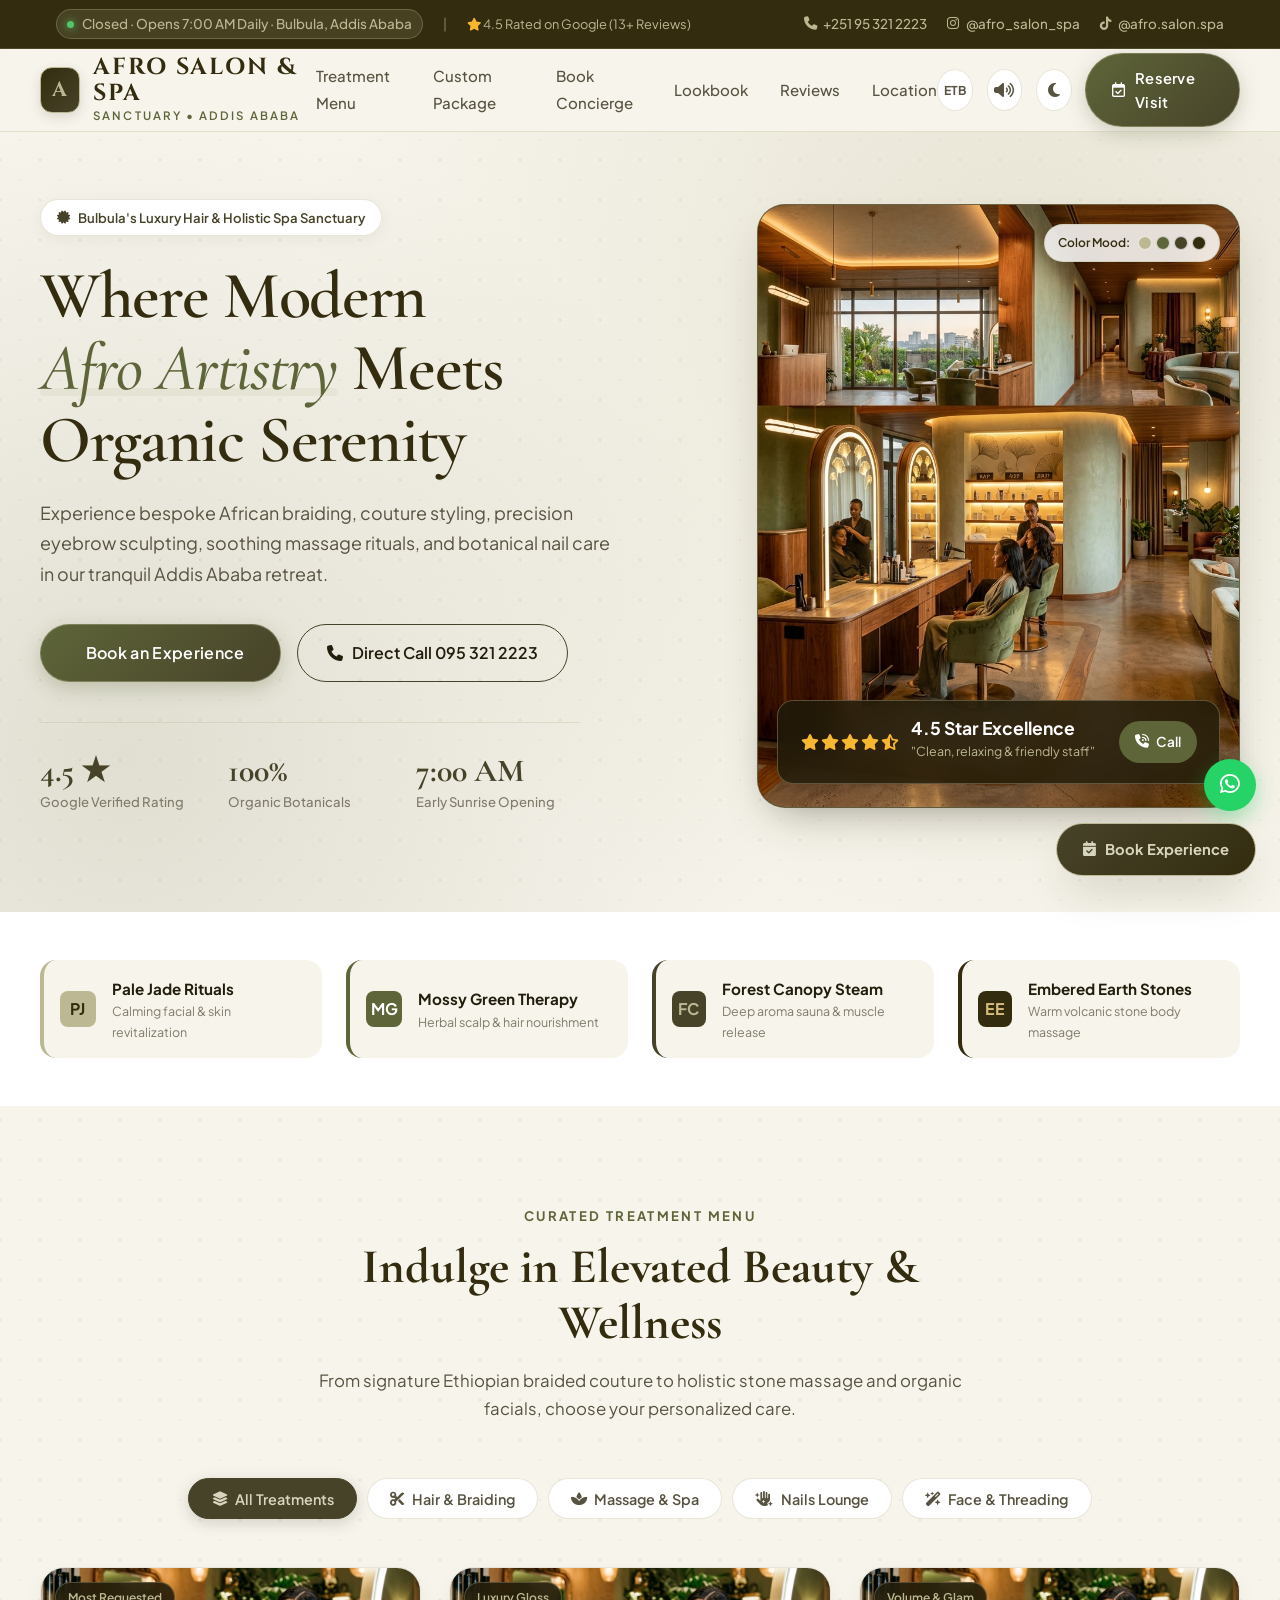
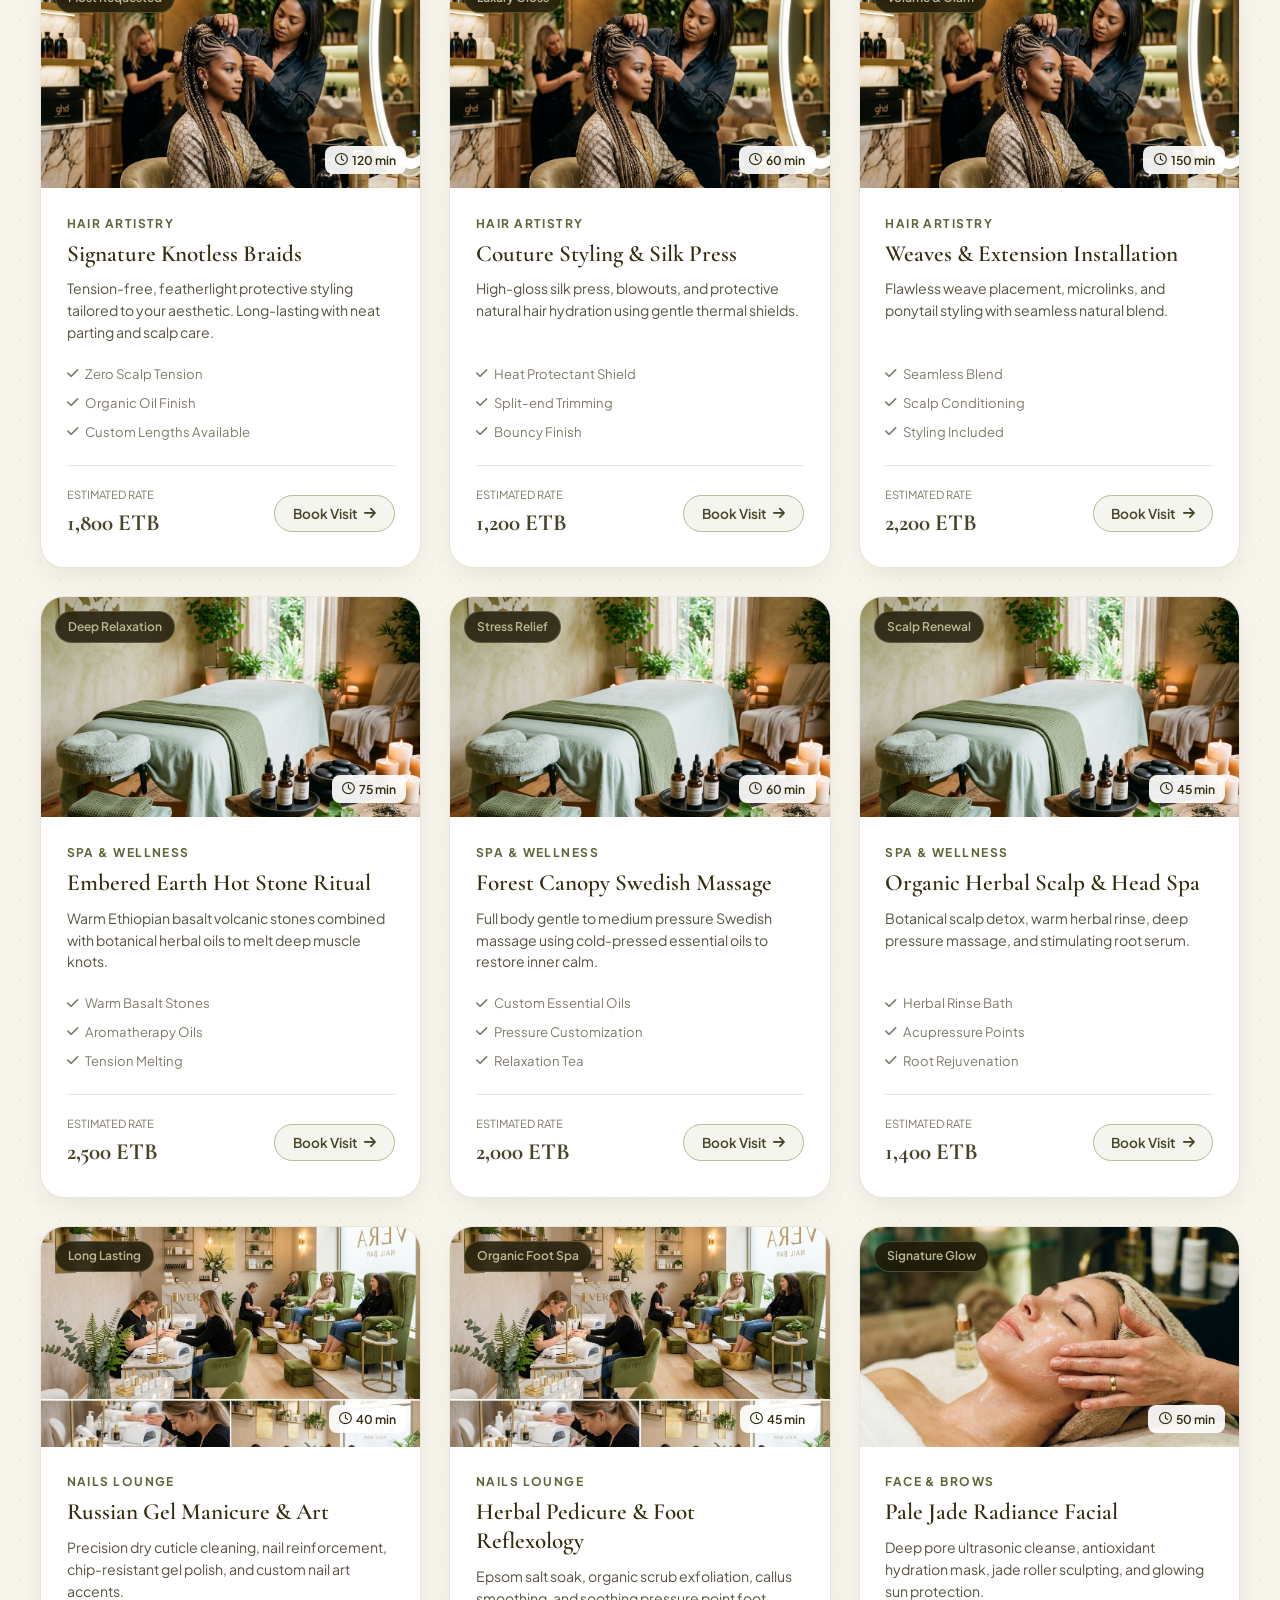
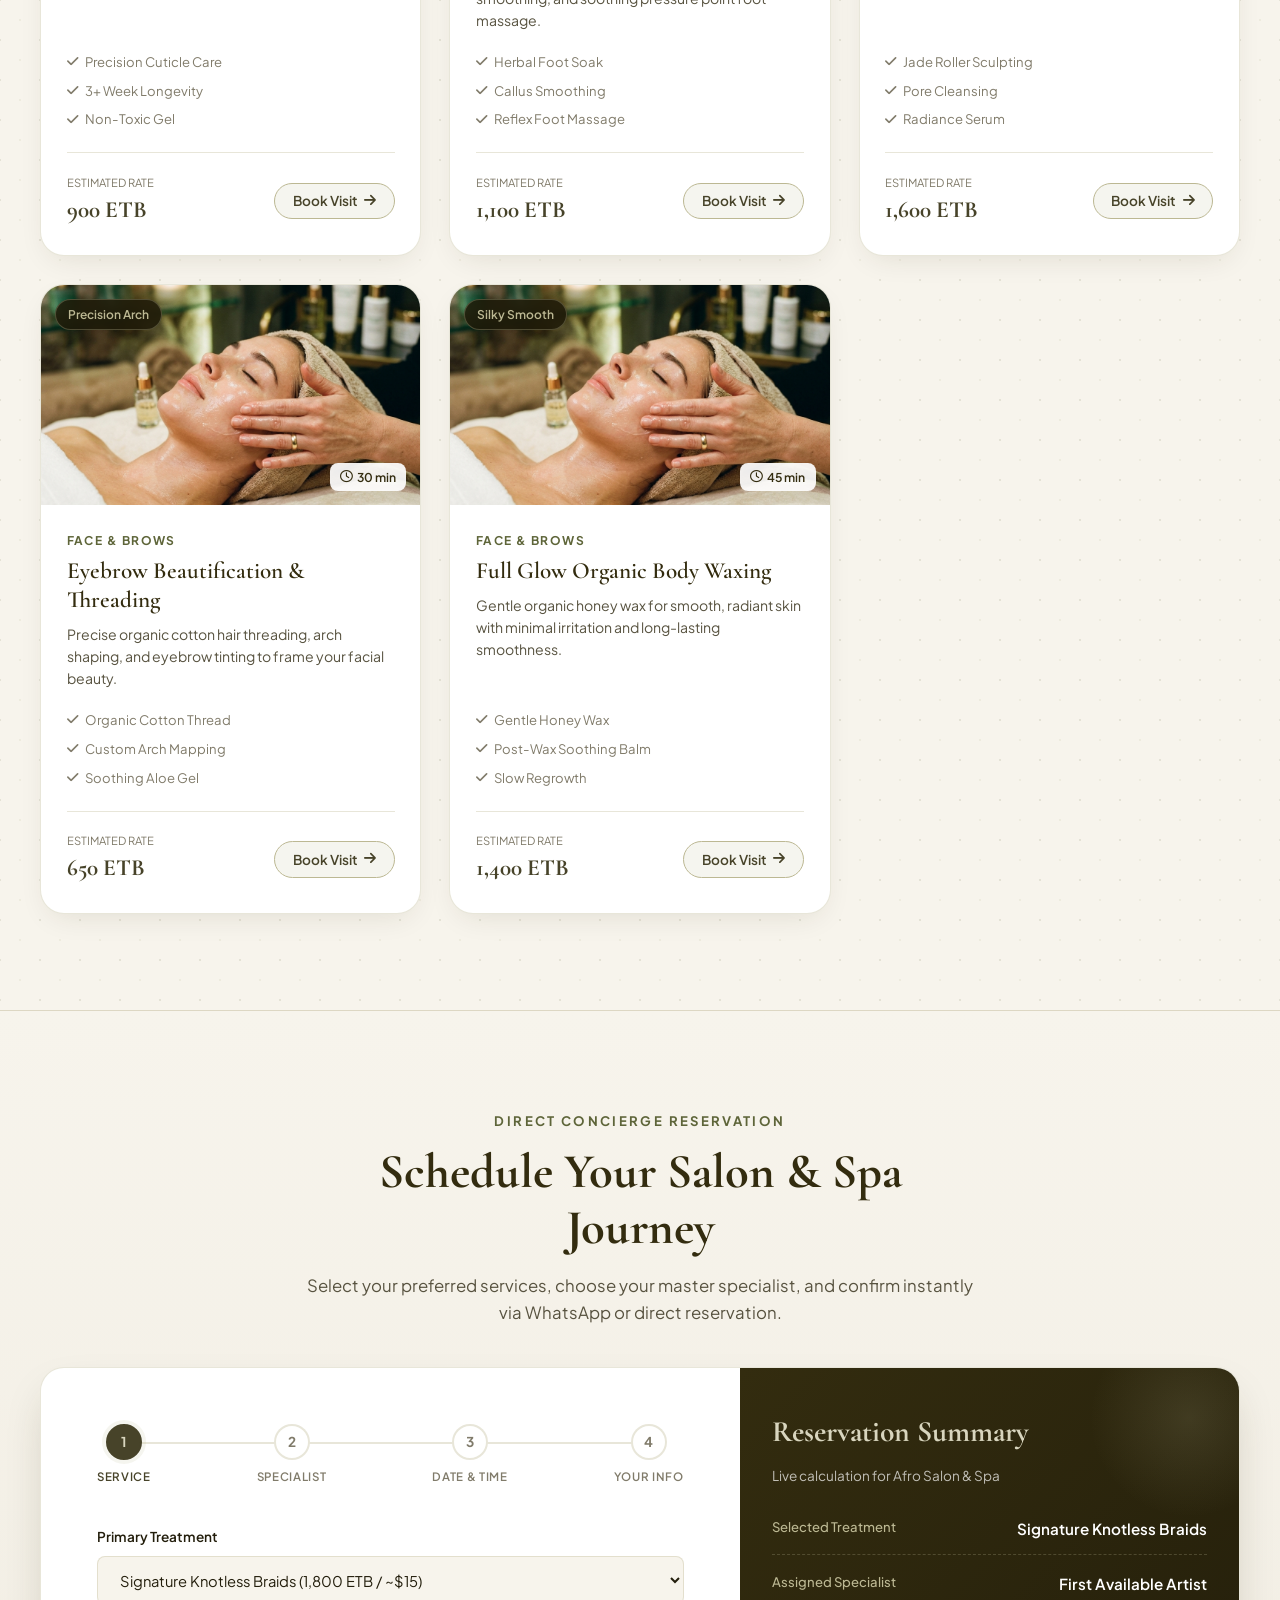
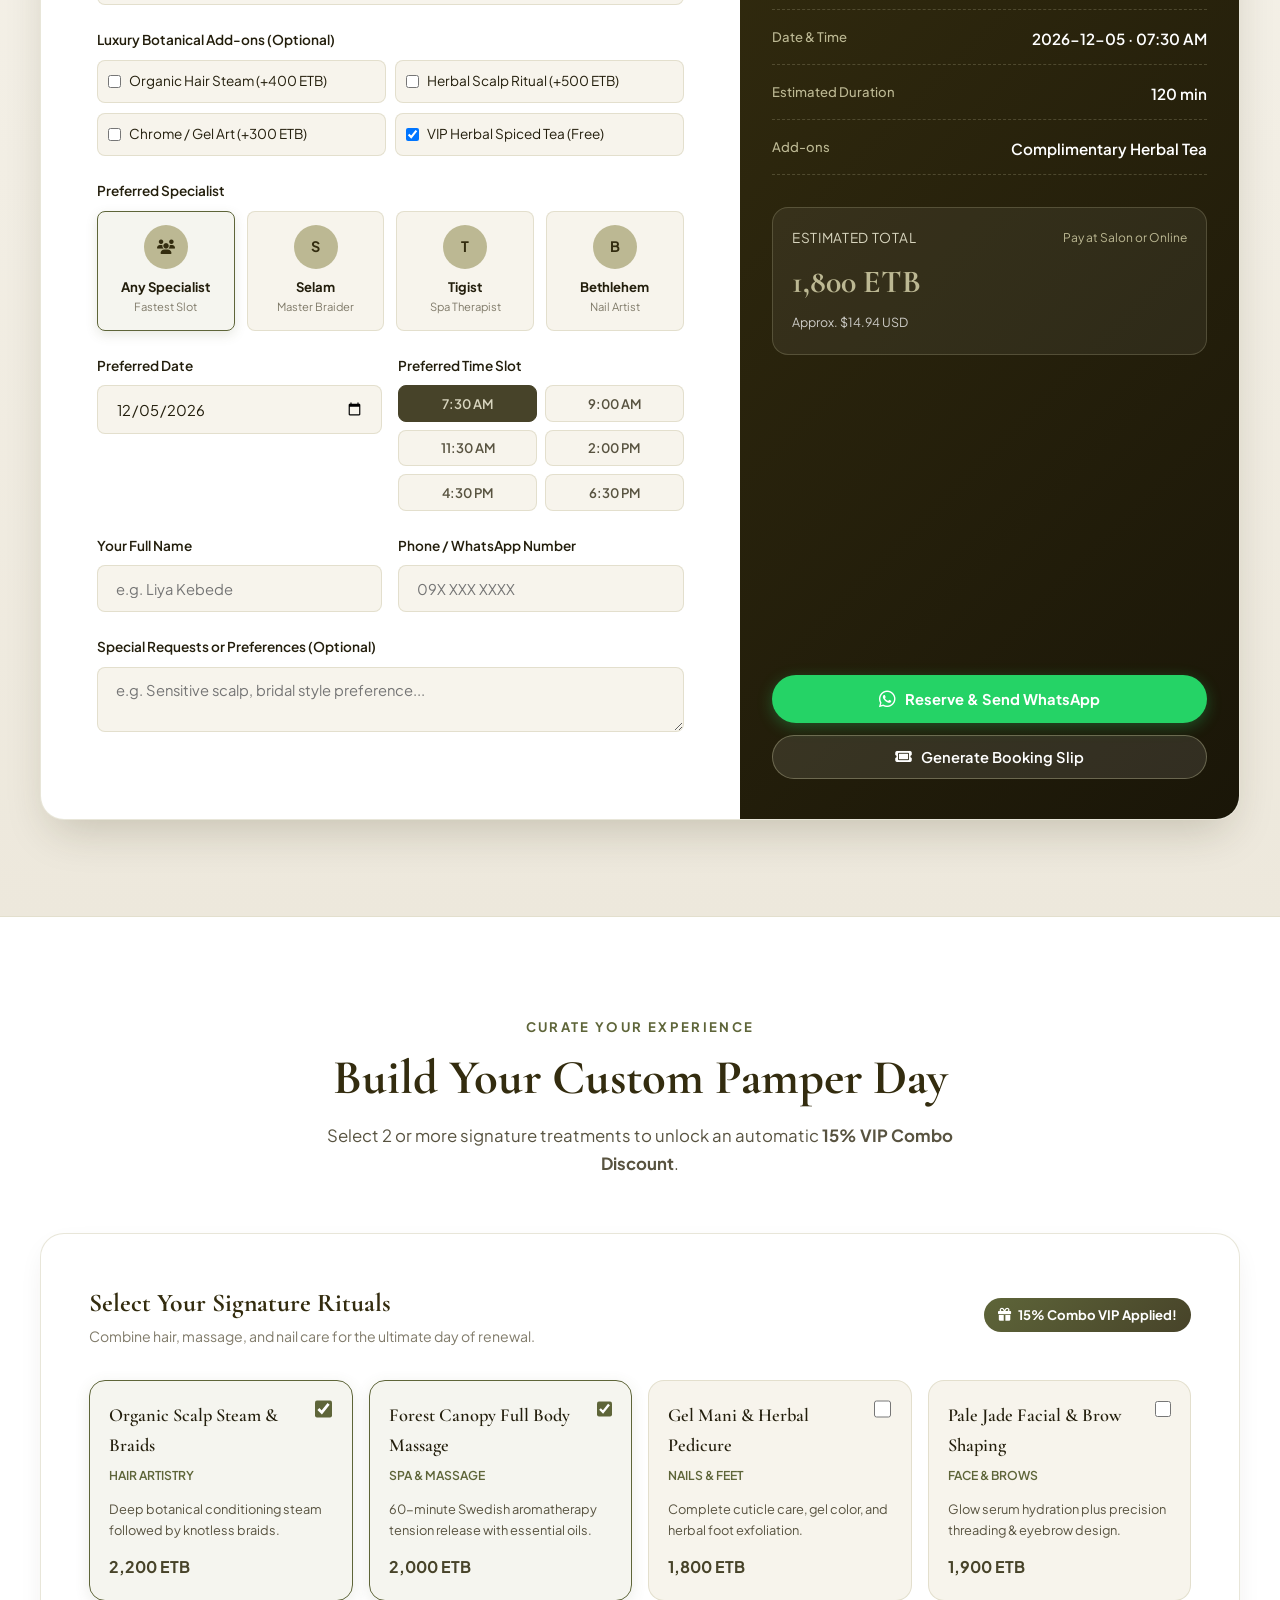
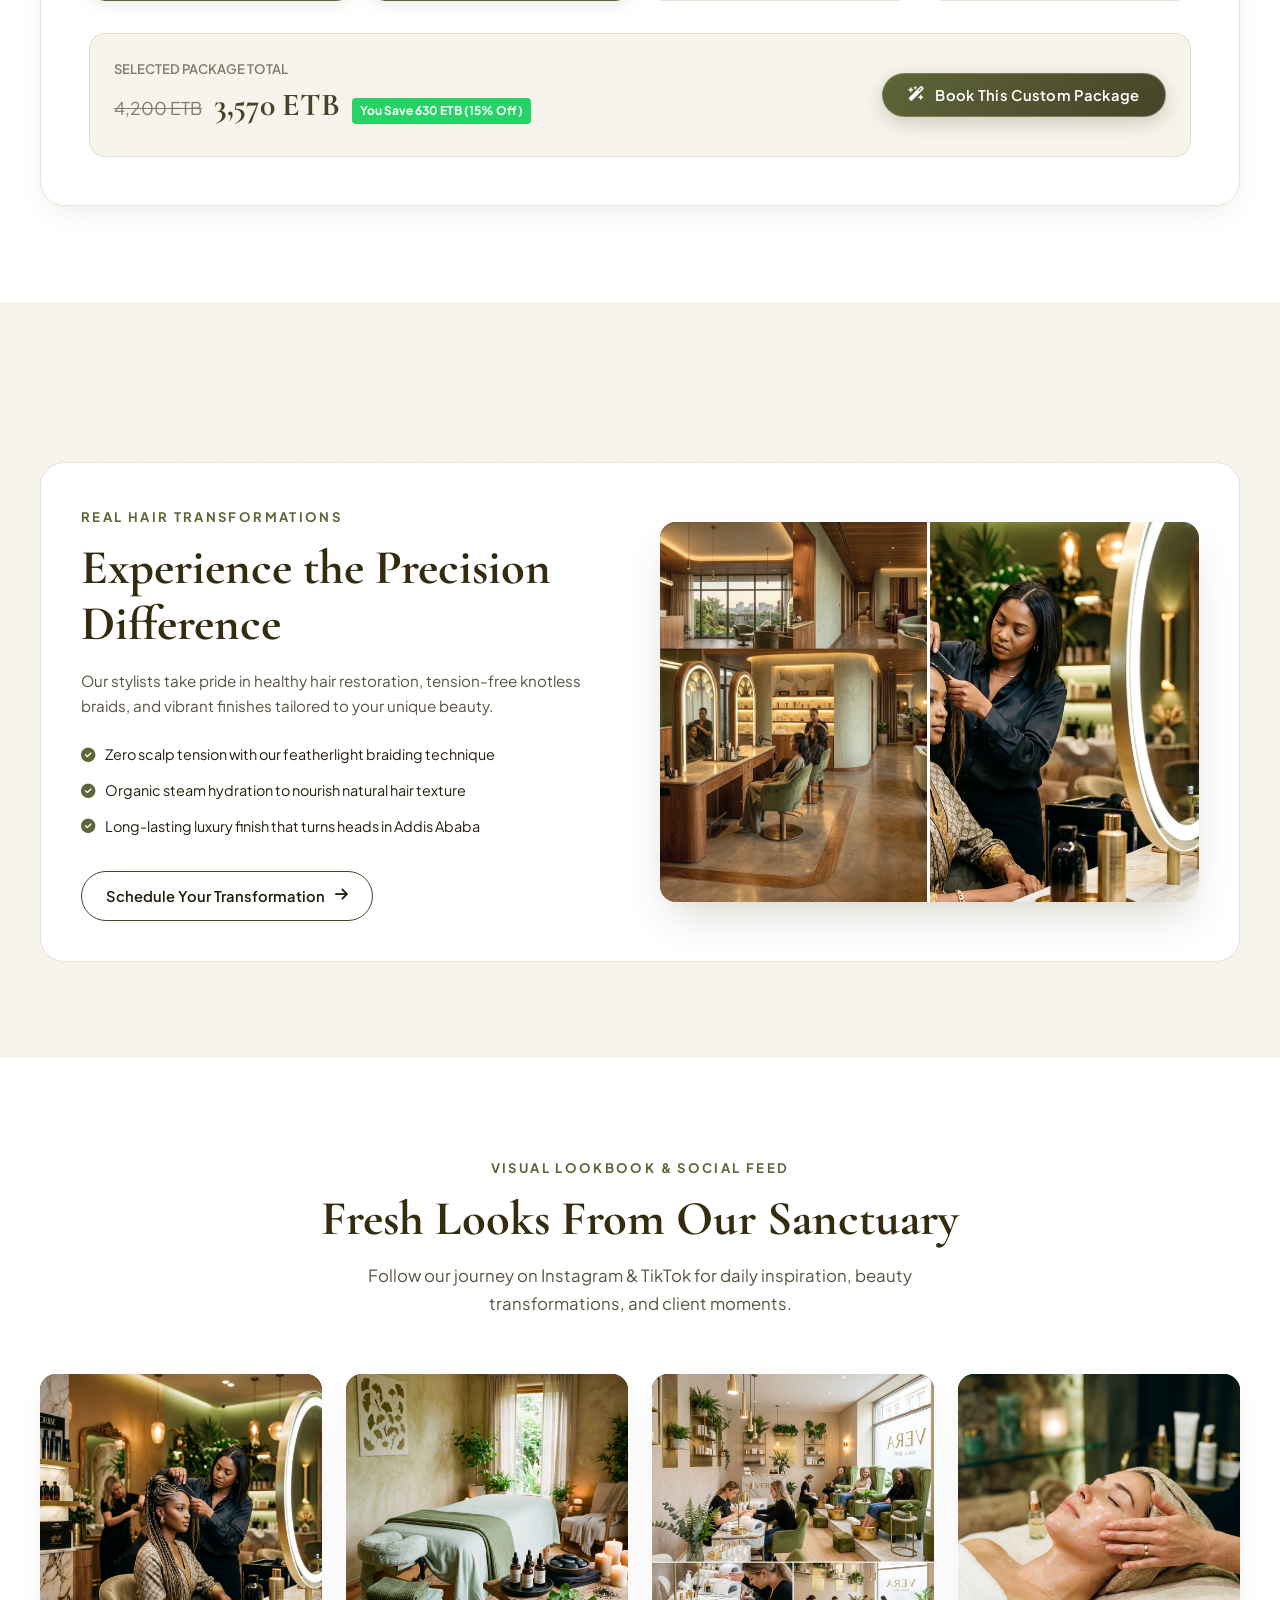
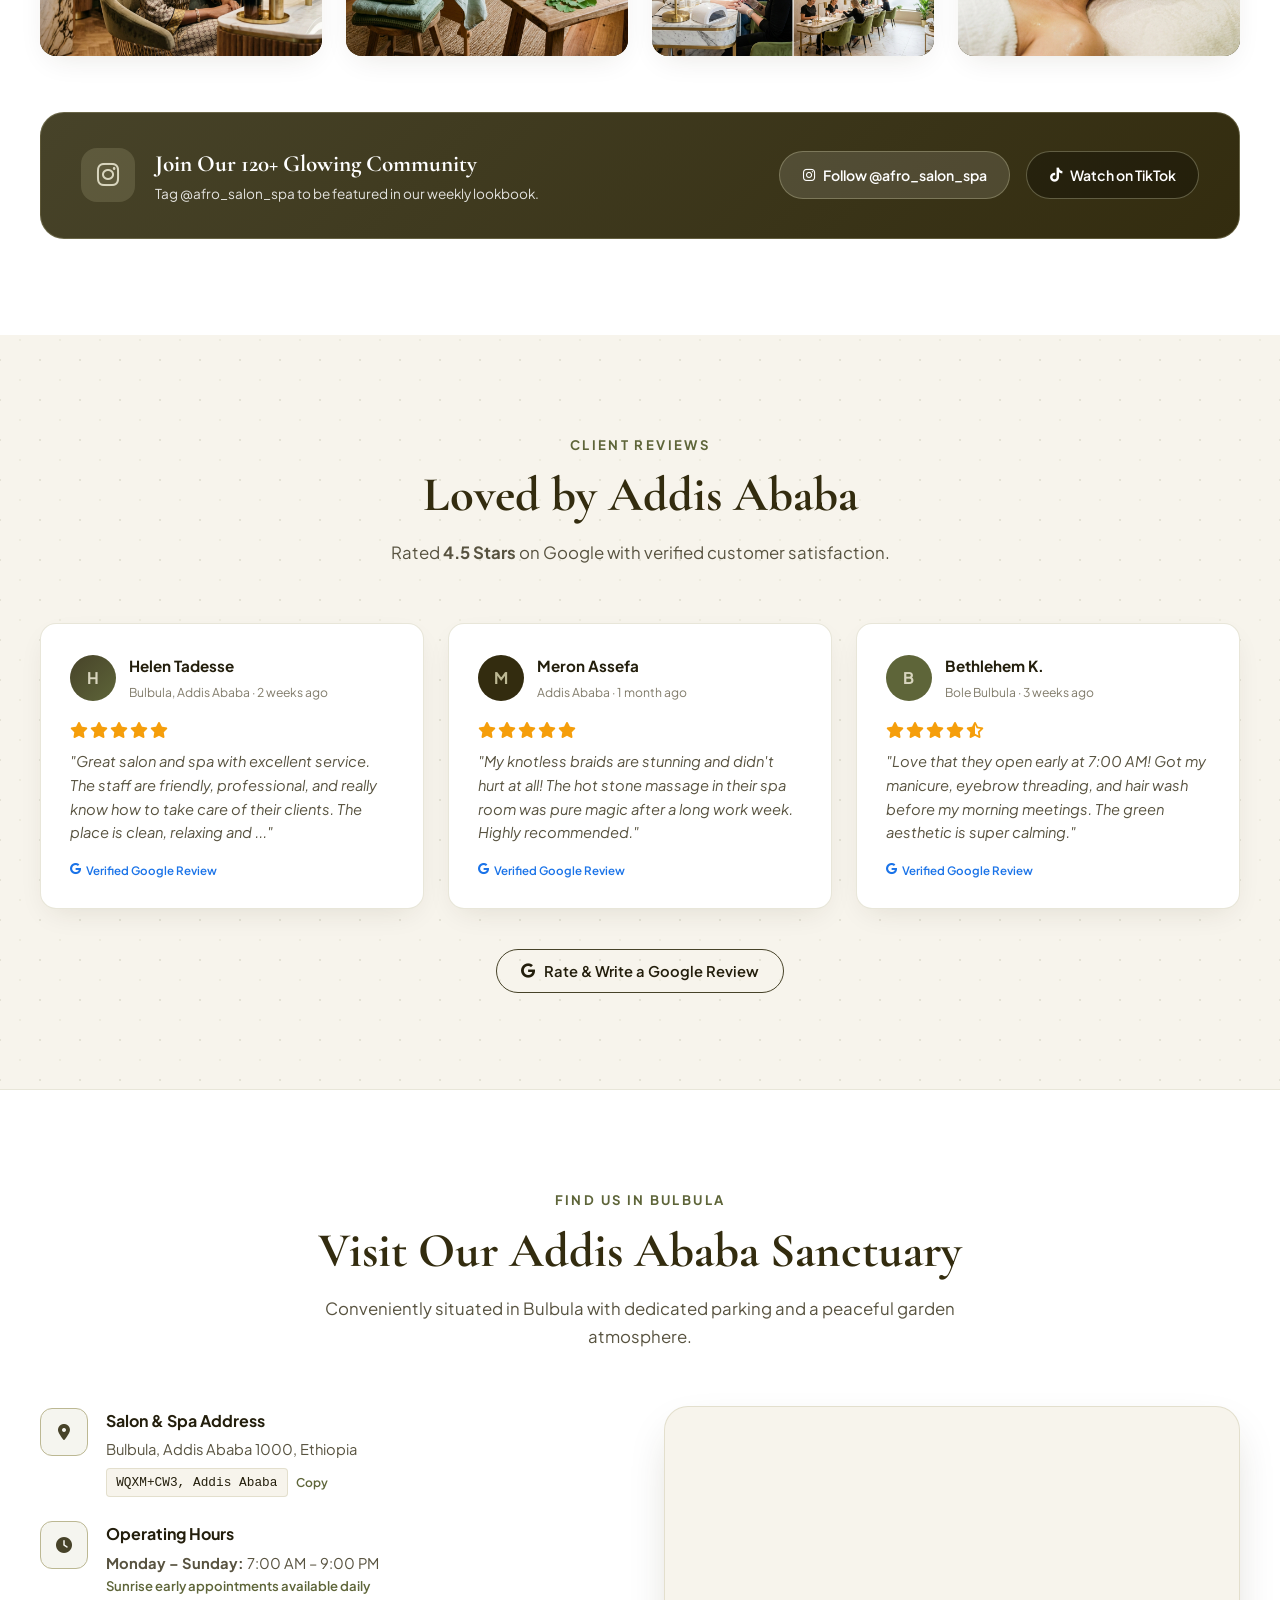
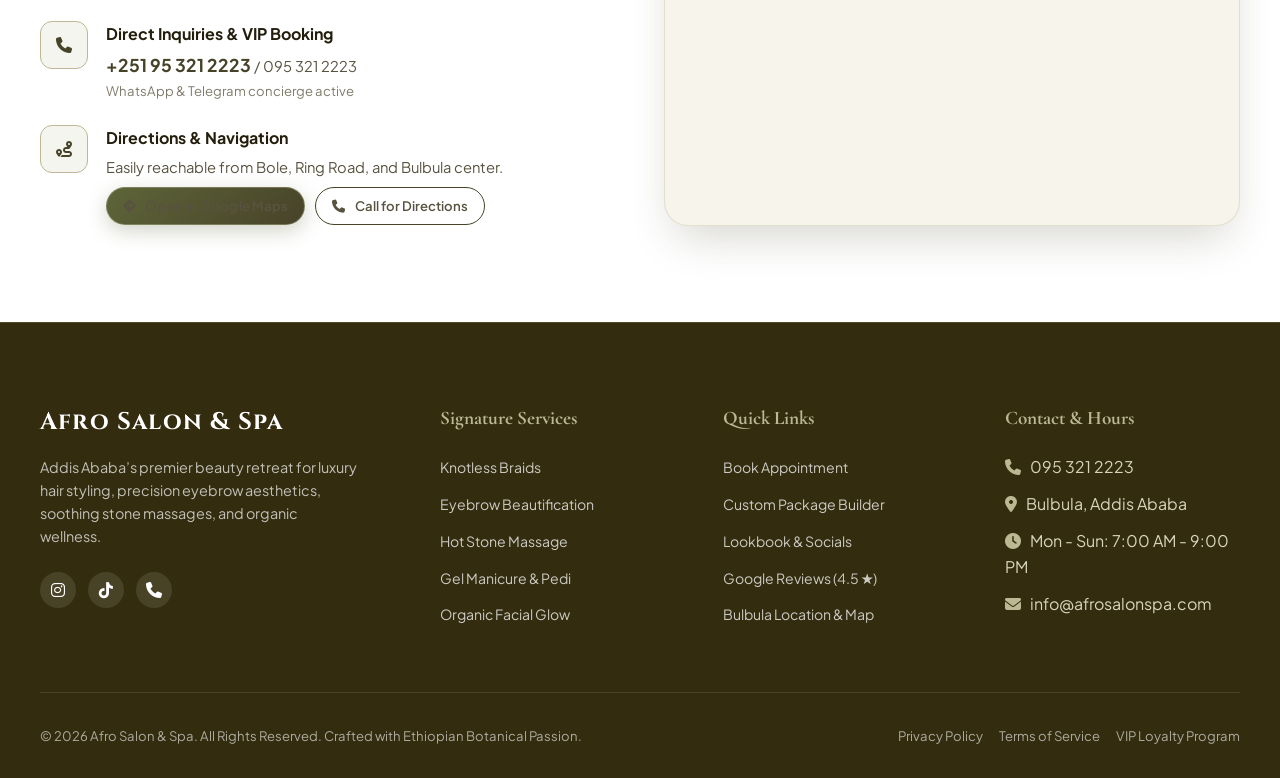
<file: afro-salon.html>
<!DOCTYPE html>
<html lang="en">
<head>
  <meta charset="UTF-8">
  <meta name="viewport" content="width=device-width, initial-scale=1.0">
  <title>Afro Salon & Spa | Addis Ababa Premier Hair & Botanical Spa</title>
  <meta name="description" content="Afro Salon & Spa in Bulbula, Addis Ababa. Premium hairstyling, braids, eyebrow beautification, luxury massage, nails, and organic botanical spa rituals.">
  
  <!-- Font Awesome Icons -->
  <link rel="stylesheet" href="https://cdnjs.cloudflare.com/ajax/libs/font-awesome/6.5.1/css/all.min.css">
  
  <!-- Custom Stylesheet -->
  <link rel="stylesheet" href="styles.css">
</head>
<body class="bg-ginkgo-pattern">

  <!-- Top Announcement Bar -->
  <aside class="top-banner">
    <div class="container">
      <div class="top-banner-left">
        <div class="status-badge" id="live-hours-badge">
          <span class="status-dot"></span>
          <span id="hours-status-text">Opens 7:00 AM · Bulbula, Addis Ababa</span>
        </div>
        <span style="opacity: 0.5;">|</span>
        <span style="font-size: 0.8rem; color: var(--pale-jade);"><i class="fa-solid fa-star" style="color: #f7b731;"></i> 4.5 Rated on Google (13+ Reviews)</span>
      </div>
      <div class="top-banner-right">
        <a href="tel:0953212223" class="top-link" id="top-phone-link">
          <i class="fa-solid fa-phone"></i> +251 95 321 2223
        </a>
        <a href="https://www.instagram.com/afro_salon_spa/" target="_blank" rel="noopener noreferrer" class="top-link" title="Instagram">
          <i class="fa-brands fa-instagram"></i> @afro_salon_spa
        </a>
        <a href="http://tiktok.com/@afro.salon.spa" target="_blank" rel="noopener noreferrer" class="top-link" title="TikTok">
          <i class="fa-brands fa-tiktok"></i> @afro.salon.spa
        </a>
      </div>
    </div>
  </aside>

  <!-- Main Navigation Header -->
  <header class="site-header" id="site-header">
    <div class="container">
      <div class="nav-container">
        <!-- Logo -->
        <a href="#hero" class="brand-logo" aria-label="Afro Salon & Spa Home">
          <div class="brand-icon-box">
            <span>A</span>
          </div>
          <div class="brand-text-wrap">
            <span class="brand-name">Afro Salon &amp; Spa</span>
            <span class="brand-tagline">Sanctuary &bull; Addis Ababa</span>
          </div>
        </a>

        <!-- Desktop Menu -->
        <nav>
          <ul class="nav-menu">
            <li><a href="#services" class="nav-link">Treatment Menu</a></li>
            <li><a href="#pamper-builder" class="nav-link">Custom Package</a></li>
            <li><a href="#booking" class="nav-link">Book Concierge</a></li>
            <li><a href="#lookbook" class="nav-link">Lookbook</a></li>
            <li><a href="#reviews" class="nav-link">Reviews</a></li>
            <li><a href="#location" class="nav-link">Location</a></li>
          </ul>
        </nav>

        <!-- Header Actions -->
        <div class="header-actions">
          <!-- Currency Toggle -->
          <button class="icon-btn-pill" id="currency-toggle-btn" title="Toggle Currency (ETB / USD)">
            <span id="currency-label" style="font-weight: 700; font-size: 0.76rem;">ETB</span>
          </button>

          <!-- Ambient Audio Chime Toggle -->
          <button class="icon-btn-pill" id="spa-audio-btn" title="Play Peaceful Spa Chime Tone">
            <i class="fa-solid fa-volume-high" id="audio-icon"></i>
          </button>

          <!-- Dark/Light Mode Switcher -->
          <button class="icon-btn-pill" id="theme-toggle-btn" title="Switch Theme">
            <i class="fa-solid fa-moon" id="theme-icon"></i>
          </button>

          <!-- Main CTA -->
          <a href="#booking" class="btn-primary" id="header-book-btn">
            <i class="fa-regular fa-calendar-check"></i>
            <span>Reserve Visit</span>
          </a>

          <!-- Mobile Hamburger -->
          <button class="mobile-toggle" id="mobile-menu-toggle" aria-label="Open Navigation">
            <i class="fa-solid fa-bars"></i>
          </button>
        </div>
      </div>
    </div>
  </header>

  <!-- HERO SECTION -->
  <section class="hero-section" id="hero">
    <div class="container">
      <div class="hero-grid">
        <!-- Hero Text Content -->
        <div class="hero-text-col">
          <div class="hero-badge-pill">
            <i class="fa-solid fa-certificate"></i>
            <span>Bulbula's Luxury Hair &amp; Holistic Spa Sanctuary</span>
          </div>

          <h1 class="hero-title">
            Where Modern <span class="highlight-text">Afro Artistry</span> Meets Organic Serenity
          </h1>

          <p class="hero-description">
            Experience bespoke African braiding, couture styling, precision eyebrow sculpting, soothing massage rituals, and botanical nail care in our tranquil Addis Ababa retreat.
          </p>

          <div class="hero-actions">
            <a href="#booking" class="btn-primary" style="padding: 0.9rem 2.2rem; font-size: 1rem;">
              <i class="fa-solid fa-sparkles"></i>
              <span>Book an Experience</span>
            </a>
            <a href="tel:0953212223" class="btn-secondary" style="padding: 0.9rem 1.8rem; font-size: 1rem;">
              <i class="fa-solid fa-phone"></i>
              <span>Direct Call 095 321 2223</span>
            </a>
          </div>

          <!-- Hero Metrics -->
          <div class="hero-stats-row">
            <div class="hero-stat-item">
              <h3>4.5 ★</h3>
              <p>Google Verified Rating</p>
            </div>
            <div class="hero-stat-item">
              <h3>100%</h3>
              <p>Organic Botanicals</p>
            </div>
            <div class="hero-stat-item">
              <h3>7:00 AM</h3>
              <p>Early Sunrise Opening</p>
            </div>
          </div>
        </div>

        <!-- Hero Visual Showcase -->
        <div class="hero-visual-card">
          <div class="hero-image-wrapper">
            <img src="assets/images/hero.png" alt="Afro Salon and Spa Interior in Addis Ababa" id="hero-main-img">
          </div>

          <!-- Color Palette Signature Stamp -->
          <div class="palette-showcase-bar">
            <span>Color Mood:</span>
            <div class="palette-swatches">
              <span class="swatch-circle" style="background: #BCB893;" title="Pale Jade #BCB893"></span>
              <span class="swatch-circle" style="background: #5E6539;" title="Mossy Green #5E6539"></span>
              <span class="swatch-circle" style="background: #474329;" title="Forest Canopy #474329"></span>
              <span class="swatch-circle" style="background: #332C0F;" title="Embered Earth #332C0F"></span>
            </div>
          </div>

          <!-- Floating Glass Review Card -->
          <div class="hero-floating-glass-badge">
            <div class="floating-rating">
              <div class="rating-stars">
                <i class="fa-solid fa-star"></i>
                <i class="fa-solid fa-star"></i>
                <i class="fa-solid fa-star"></i>
                <i class="fa-solid fa-star"></i>
                <i class="fa-solid fa-star-half-stroke"></i>
              </div>
              <div>
                <h4>4.5 Star Excellence</h4>
                <span>"Clean, relaxing &amp; friendly staff"</span>
              </div>
            </div>
            <a href="tel:0953212223" class="floating-cta-call" title="Call Now">
              <i class="fa-solid fa-phone-volume"></i>
              <span>Call</span>
            </a>
          </div>
        </div>
      </div>
    </div>
  </section>

  <!-- SIGNATURE COLOR PALETTE & RITUALS STRIP -->
  <section style="background: var(--surface-card); border-y: 1px solid var(--border-subtle); padding: 3rem 0;">
    <div class="container">
      <div style="display: grid; grid-template-columns: repeat(auto-fit, minmax(220px, 1fr)); gap: 1.5rem;">
        <div style="display: flex; align-items: center; gap: 1rem; padding: 1rem; border-radius: var(--radius-md); background: var(--warm-sand); border-left: 4px solid #BCB893;">
          <div style="width: 36px; height: 36px; border-radius: 8px; background: #BCB893; display: grid; place-items: center; color: #332C0F; font-weight: 700;">PJ</div>
          <div>
            <h4 style="font-size: 0.95rem; font-weight: 700; color: var(--text-primary);">Pale Jade Rituals</h4>
            <p style="font-size: 0.78rem; color: var(--text-muted);">Calming facial &amp; skin revitalization</p>
          </div>
        </div>

        <div style="display: flex; align-items: center; gap: 1rem; padding: 1rem; border-radius: var(--radius-md); background: var(--warm-sand); border-left: 4px solid #5E6539;">
          <div style="width: 36px; height: 36px; border-radius: 8px; background: #5E6539; display: grid; place-items: center; color: #fff; font-weight: 700;">MG</div>
          <div>
            <h4 style="font-size: 0.95rem; font-weight: 700; color: var(--text-primary);">Mossy Green Therapy</h4>
            <p style="font-size: 0.78rem; color: var(--text-muted);">Herbal scalp &amp; hair nourishment</p>
          </div>
        </div>

        <div style="display: flex; align-items: center; gap: 1rem; padding: 1rem; border-radius: var(--radius-md); background: var(--warm-sand); border-left: 4px solid #474329;">
          <div style="width: 36px; height: 36px; border-radius: 8px; background: #474329; display: grid; place-items: center; color: #BCB893; font-weight: 700;">FC</div>
          <div>
            <h4 style="font-size: 0.95rem; font-weight: 700; color: var(--text-primary);">Forest Canopy Steam</h4>
            <p style="font-size: 0.78rem; color: var(--text-muted);">Deep aroma sauna &amp; muscle release</p>
          </div>
        </div>

        <div style="display: flex; align-items: center; gap: 1rem; padding: 1rem; border-radius: var(--radius-md); background: var(--warm-sand); border-left: 4px solid #332C0F;">
          <div style="width: 36px; height: 36px; border-radius: 8px; background: #332C0F; display: grid; place-items: center; color: #D6BC7E; font-weight: 700;">EE</div>
          <div>
            <h4 style="font-size: 0.95rem; font-weight: 700; color: var(--text-primary);">Embered Earth Stones</h4>
            <p style="font-size: 0.78rem; color: var(--text-muted);">Warm volcanic stone body massage</p>
          </div>
        </div>
      </div>
    </div>
  </section>

  <!-- SERVICES MENU SECTION -->
  <section class="section" id="services">
    <div class="container">
      <div class="section-header">
        <span class="section-tag">Curated Treatment Menu</span>
        <h2 class="section-title">Indulge in Elevated Beauty &amp; Wellness</h2>
        <p class="section-subtitle">
          From signature Ethiopian braided couture to holistic stone massage and organic facials, choose your personalized care.
        </p>
      </div>

      <!-- Category Filter Tabs -->
      <div class="category-tabs" id="service-category-tabs">
        <button class="tab-btn active" data-category="all">
          <i class="fa-solid fa-layer-group"></i> All Treatments
        </button>
        <button class="tab-btn" data-category="hair">
          <i class="fa-solid fa-scissors"></i> Hair &amp; Braiding
        </button>
        <button class="tab-btn" data-category="spa">
          <i class="fa-solid fa-spa"></i> Massage &amp; Spa
        </button>
        <button class="tab-btn" data-category="nails">
          <i class="fa-solid fa-hand-sparkles"></i> Nails Lounge
        </button>
        <button class="tab-btn" data-category="face">
          <i class="fa-solid fa-wand-magic-sparkles"></i> Face &amp; Threading
        </button>
      </div>

      <!-- Services Grid -->
      <div class="services-grid" id="services-container">
        <!-- Cards injected dynamically via app.js -->
      </div>
    </div>
  </section>

  <!-- INTERACTIVE APPOINTMENT CONCIERGE & BOOKING ENGINE -->
  <section class="section booking-section" id="booking">
    <div class="container">
      <div class="section-header" style="margin-bottom: 2.5rem;">
        <span class="section-tag">Direct Concierge Reservation</span>
        <h2 class="section-title">Schedule Your Salon &amp; Spa Journey</h2>
        <p class="section-subtitle">Select your preferred services, choose your master specialist, and confirm instantly via WhatsApp or direct reservation.</p>
      </div>

      <div class="booking-card-wrapper">
        <!-- Form Area -->
        <div class="booking-interactive-form">
          <!-- Step Indicators -->
          <div class="booking-steps-progress">
            <div class="step-node active" data-step="1">
              <div class="step-circle">1</div>
              <span class="step-label">Service</span>
            </div>
            <div class="step-node" data-step="2">
              <div class="step-circle">2</div>
              <span class="step-label">Specialist</span>
            </div>
            <div class="step-node" data-step="3">
              <div class="step-circle">3</div>
              <span class="step-label">Date &amp; Time</span>
            </div>
            <div class="step-node" data-step="4">
              <div class="step-circle">4</div>
              <span class="step-label">Your Info</span>
            </div>
          </div>

          <!-- Step 1: Select Service & Add-ons -->
          <div class="booking-step-content" id="step-1-panel">
            <div class="form-group">
              <label class="form-label" for="booking-primary-service">Primary Treatment</label>
              <select id="booking-primary-service" class="form-control">
                <option value="knotless-braids" data-price-etb="1800" data-duration="120 min">Signature Knotless Braids (1,800 ETB / ~$15)</option>
                <option value="couture-styling" data-price-etb="1200" data-duration="60 min">Couture Hairstyling &amp; Silk Press (1,200 ETB / ~$10)</option>
                <option value="hot-stone-massage" data-price-etb="2500" data-duration="75 min">Embered Earth Hot Stone Massage (2,500 ETB / ~$21)</option>
                <option value="aromatherapy-massage" data-price-etb="2000" data-duration="60 min">Forest Canopy Aromatherapy Massage (2,000 ETB / ~$17)</option>
                <option value="deluxe-pedicure" data-price-etb="1100" data-duration="45 min">Organic Herbal Pedicure &amp; Foot Spa (1,100 ETB / ~$9)</option>
                <option value="gel-manicure" data-price-etb="900" data-duration="40 min">Russian Gel Manicure &amp; Art (900 ETB / ~$8)</option>
                <option value="pale-jade-facial" data-price-etb="1600" data-duration="50 min">Pale Jade Radiance Facial (1,600 ETB / ~$14)</option>
                <option value="brows-threading" data-price-etb="650" data-duration="30 min">Eyebrow Beautification &amp; Threading (650 ETB / ~$5)</option>
                <option value="hair-waxing" data-price-etb="1400" data-duration="45 min">Full Glow Organic Body Waxing (1,400 ETB / ~$12)</option>
              </select>
            </div>

            <!-- Optional Add-ons -->
            <div class="form-group">
              <label class="form-label">Luxury Botanical Add-ons (Optional)</label>
              <div style="display: grid; grid-template-columns: 1fr 1fr; gap: 0.6rem;">
                <label style="display: flex; align-items: center; gap: 0.5rem; font-size: 0.85rem; cursor: pointer; padding: 0.6rem; border: 1px solid var(--border-subtle); border-radius: var(--radius-sm); background: var(--warm-sand);">
                  <input type="checkbox" id="addon-steam" class="addon-checkbox" data-name="Organic Hair Steam" data-price-etb="400">
                  <span>Organic Hair Steam (+400 ETB)</span>
                </label>
                <label style="display: flex; align-items: center; gap: 0.5rem; font-size: 0.85rem; cursor: pointer; padding: 0.6rem; border: 1px solid var(--border-subtle); border-radius: var(--radius-sm); background: var(--warm-sand);">
                  <input type="checkbox" id="addon-scalp" class="addon-checkbox" data-name="Herbal Scalp Ritual" data-price-etb="500">
                  <span>Herbal Scalp Ritual (+500 ETB)</span>
                </label>
                <label style="display: flex; align-items: center; gap: 0.5rem; font-size: 0.85rem; cursor: pointer; padding: 0.6rem; border: 1px solid var(--border-subtle); border-radius: var(--radius-sm); background: var(--warm-sand);">
                  <input type="checkbox" id="addon-gel" class="addon-checkbox" data-name="Chrome / Gel Top Coat" data-price-etb="300">
                  <span>Chrome / Gel Art (+300 ETB)</span>
                </label>
                <label style="display: flex; align-items: center; gap: 0.5rem; font-size: 0.85rem; cursor: pointer; padding: 0.6rem; border: 1px solid var(--border-subtle); border-radius: var(--radius-sm); background: var(--warm-sand);">
                  <input type="checkbox" id="addon-tea" class="addon-checkbox" data-name="Complimentary Herbal Tea" data-price-etb="0" checked>
                  <span>VIP Herbal Spiced Tea (Free)</span>
                </label>
              </div>
            </div>

            <div class="form-group" style="margin-top: 1.5rem;">
              <label class="form-label">Preferred Specialist</label>
              <div class="specialist-grid">
                <div class="specialist-radio-card">
                  <input type="radio" name="specialist" id="spec-any" value="First Available Artist" checked>
                  <label for="spec-any" class="specialist-label">
                    <div class="specialist-avatar"><i class="fa-solid fa-users"></i></div>
                    <span class="specialist-name">Any Specialist</span>
                    <span class="specialist-role">Fastest Slot</span>
                  </label>
                </div>
                <div class="specialist-radio-card">
                  <input type="radio" name="specialist" id="spec-selam" value="Selam (Master Braider)">
                  <label for="spec-selam" class="specialist-label">
                    <div class="specialist-avatar">S</div>
                    <span class="specialist-name">Selam</span>
                    <span class="specialist-role">Master Braider</span>
                  </label>
                </div>
                <div class="specialist-radio-card">
                  <input type="radio" name="specialist" id="spec-tigist" value="Tigist (Spa Therapist)">
                  <label for="spec-tigist" class="specialist-label">
                    <div class="specialist-avatar">T</div>
                    <span class="specialist-name">Tigist</span>
                    <span class="specialist-role">Spa Therapist</span>
                  </label>
                </div>
                <div class="specialist-radio-card">
                  <input type="radio" name="specialist" id="spec-bethlehem" value="Bethlehem (Nail Artist)">
                  <label for="spec-bethlehem" class="specialist-label">
                    <div class="specialist-avatar">B</div>
                    <span class="specialist-name">Bethlehem</span>
                    <span class="specialist-role">Nail Artist</span>
                  </label>
                </div>
              </div>
            </div>

            <!-- Date & Time Row -->
            <div style="display: grid; grid-template-columns: 1fr 1fr; gap: 1rem;">
              <div class="form-group">
                <label class="form-label" for="booking-date">Preferred Date</label>
                <input type="date" id="booking-date" class="form-control" value="2026-08-08">
              </div>
              <div class="form-group">
                <label class="form-label">Preferred Time Slot</label>
                <div class="time-slots-grid" id="time-slots-container">
                  <button type="button" class="time-slot-btn selected" data-time="07:30 AM">7:30 AM</button>
                  <button type="button" class="time-slot-btn" data-time="09:00 AM">9:00 AM</button>
                  <button type="button" class="time-slot-btn" data-time="11:30 AM">11:30 AM</button>
                  <button type="button" class="time-slot-btn" data-time="02:00 PM">2:00 PM</button>
                  <button type="button" class="time-slot-btn" data-time="04:30 PM">4:30 PM</button>
                  <button type="button" class="time-slot-btn" data-time="06:30 PM">6:30 PM</button>
                </div>
              </div>
            </div>

            <!-- Client Contact Details -->
            <div style="display: grid; grid-template-columns: 1fr 1fr; gap: 1rem;">
              <div class="form-group">
                <label class="form-label" for="client-name">Your Full Name</label>
                <input type="text" id="client-name" class="form-control" placeholder="e.g. Liya Kebede" required>
              </div>
              <div class="form-group">
                <label class="form-label" for="client-phone">Phone / WhatsApp Number</label>
                <input type="tel" id="client-phone" class="form-control" placeholder="09X XXX XXXX" required>
              </div>
            </div>

            <div class="form-group">
              <label class="form-label" for="client-notes">Special Requests or Preferences (Optional)</label>
              <textarea id="client-notes" class="form-control" rows="2" placeholder="e.g. Sensitive scalp, bridal style preference..."></textarea>
            </div>
          </div>
        </div>

        <!-- Live Summary Sidebar -->
        <div class="booking-summary-sidebar">
          <div>
            <h3 class="summary-title">Reservation Summary</h3>
            <p class="summary-desc">Live calculation for Afro Salon &amp; Spa</p>

            <ul class="summary-items-list">
              <li class="summary-item">
                <span class="summary-item-label">Selected Treatment</span>
                <span class="summary-item-value" id="summary-treatment-name">Signature Knotless Braids</span>
              </li>
              <li class="summary-item">
                <span class="summary-item-label">Assigned Specialist</span>
                <span class="summary-item-value" id="summary-specialist-name">First Available Artist</span>
              </li>
              <li class="summary-item">
                <span class="summary-item-label">Date &amp; Time</span>
                <span class="summary-item-value" id="summary-datetime-val">Tomorrow · 7:30 AM</span>
              </li>
              <li class="summary-item">
                <span class="summary-item-label">Estimated Duration</span>
                <span class="summary-item-value" id="summary-duration-val">120 Minutes</span>
              </li>
              <li class="summary-item" id="summary-addons-row">
                <span class="summary-item-label">Add-ons</span>
                <span class="summary-item-value" id="summary-addons-list">Herbal Tea (Free)</span>
              </li>
            </ul>

            <div class="summary-total-card">
              <div class="total-header">
                <span class="total-label">Estimated Total</span>
                <span style="font-size: 0.75rem; color: var(--pale-jade);">Pay at Salon or Online</span>
              </div>
              <div class="total-price" id="summary-total-amount">1,800 ETB</div>
              <span style="font-size: 0.78rem; opacity: 0.75;" id="summary-usd-equivalent">Approx. $15.00 USD</span>
            </div>
          </div>

          <div class="booking-confirm-actions">
            <button type="button" class="btn-whatsapp-book" id="btn-confirm-whatsapp">
              <i class="fa-brands fa-whatsapp" style="font-size: 1.2rem;"></i>
              <span>Reserve &amp; Send WhatsApp</span>
            </button>
            <button type="button" class="btn-secondary" id="btn-confirm-direct" style="background: rgba(255,255,255,0.1); border-color: rgba(188,184,147,0.4); color: #fff;">
              <i class="fa-solid fa-ticket"></i>
              <span>Generate Booking Slip</span>
            </button>
          </div>
        </div>
      </div>
    </div>
  </section>

  <!-- CUSTOM PAMPER DAY PACKAGE BUILDER -->
  <section class="section" id="pamper-builder" style="background: var(--surface-card);">
    <div class="container">
      <div class="section-header">
        <span class="section-tag">Curate Your Experience</span>
        <h2 class="section-title">Build Your Custom Pamper Day</h2>
        <p class="section-subtitle">
          Select 2 or more signature treatments to unlock an automatic <strong>15% VIP Combo Discount</strong>.
        </p>
      </div>

      <div class="pamper-builder-box">
        <div class="builder-header">
          <div>
            <h3 style="font-family: var(--font-serif); font-size: 1.6rem; color: var(--embered-earth);">Select Your Signature Rituals</h3>
            <p style="font-size: 0.88rem; color: var(--text-muted);">Combine hair, massage, and nail care for the ultimate day of renewal.</p>
          </div>
          <div class="combo-discount-badge" id="bundle-discount-badge">
            <i class="fa-solid fa-gift"></i>
            <span id="discount-status-text">Select 2+ for 15% Off</span>
          </div>
        </div>

        <div class="builder-treatments-grid">
          <!-- Item 1 -->
          <div class="builder-toggle-item active" data-pkg-name="Organic Scalp Steam & Braids" data-price="2200">
            <div class="builder-item-top">
              <div>
                <h4 class="builder-item-title">Organic Scalp Steam &amp; Braids</h4>
                <span style="font-size: 0.76rem; color: var(--mossy-green); font-weight: 600;">HAIR ARTISTRY</span>
              </div>
              <input type="checkbox" checked style="accent-color: var(--mossy-green); width: 18px; height: 18px;">
            </div>
            <p style="font-size: 0.8rem; color: var(--text-secondary); margin-bottom: 0.8rem;">Deep botanical conditioning steam followed by knotless braids.</p>
            <div class="builder-item-price">2,200 ETB</div>
          </div>

          <!-- Item 2 -->
          <div class="builder-toggle-item active" data-pkg-name="Forest Canopy Full Body Massage" data-price="2000">
            <div class="builder-item-top">
              <div>
                <h4 class="builder-item-title">Forest Canopy Full Body Massage</h4>
                <span style="font-size: 0.76rem; color: var(--mossy-green); font-weight: 600;">SPA &amp; MASSAGE</span>
              </div>
              <input type="checkbox" checked style="accent-color: var(--mossy-green); width: 18px; height: 18px;">
            </div>
            <p style="font-size: 0.8rem; color: var(--text-secondary); margin-bottom: 0.8rem;">60-minute Swedish aromatherapy tension release with essential oils.</p>
            <div class="builder-item-price">2,000 ETB</div>
          </div>

          <!-- Item 3 -->
          <div class="builder-toggle-item" data-pkg-name="Russian Gel Manicure & Herbal Pedi" data-price="1800">
            <div class="builder-item-top">
              <div>
                <h4 class="builder-item-title">Gel Mani &amp; Herbal Pedicure</h4>
                <span style="font-size: 0.76rem; color: var(--mossy-green); font-weight: 600;">NAILS &amp; FEET</span>
              </div>
              <input type="checkbox" style="accent-color: var(--mossy-green); width: 18px; height: 18px;">
            </div>
            <p style="font-size: 0.8rem; color: var(--text-secondary); margin-bottom: 0.8rem;">Complete cuticle care, gel color, and herbal foot exfoliation.</p>
            <div class="builder-item-price">1,800 ETB</div>
          </div>

          <!-- Item 4 -->
          <div class="builder-toggle-item" data-pkg-name="Pale Jade Glow Facial & Brows" data-price="1900">
            <div class="builder-item-top">
              <div>
                <h4 class="builder-item-title">Pale Jade Facial &amp; Brow Shaping</h4>
                <span style="font-size: 0.76rem; color: var(--mossy-green); font-weight: 600;">FACE &amp; BROWS</span>
              </div>
              <input type="checkbox" style="accent-color: var(--mossy-green); width: 18px; height: 18px;">
            </div>
            <p style="font-size: 0.8rem; color: var(--text-secondary); margin-bottom: 0.8rem;">Glow serum hydration plus precision threading &amp; eyebrow design.</p>
            <div class="builder-item-price">1,900 ETB</div>
          </div>
        </div>

        <!-- Pamper Calculation Output -->
        <div style="background: var(--warm-sand); border: 1px solid var(--border-subtle); border-radius: var(--radius-md); padding: 1.5rem; display: flex; align-items: center; justify-content: space-between; flex-wrap: wrap; gap: 1.5rem;">
          <div>
            <div style="font-size: 0.82rem; color: var(--text-muted); text-transform: uppercase; font-weight: 600;">Selected Package Total</div>
            <div style="display: flex; align-items: baseline; gap: 0.75rem;">
              <span style="text-decoration: line-through; color: var(--text-muted); font-size: 1.1rem;" id="builder-original-price">4,200 ETB</span>
              <span style="font-family: var(--font-serif); font-size: 2rem; font-weight: 700; color: var(--forest-canopy);" id="builder-discounted-price">3,570 ETB</span>
              <span style="background: #25D366; color: #fff; font-size: 0.75rem; font-weight: 700; padding: 0.2rem 0.5rem; border-radius: 4px;" id="builder-save-badge">You Save 630 ETB (15%)</span>
            </div>
          </div>
          <button class="btn-primary" id="btn-book-custom-package">
            <i class="fa-solid fa-wand-magic-sparkles"></i>
            <span>Book This Custom Package</span>
          </button>
        </div>
      </div>
    </div>
  </section>

  <!-- BEFORE / AFTER INTERACTIVE TRANSFORMATION SLIDER -->
  <section class="section">
    <div class="container">
      <div class="transformation-showcase">
        <div>
          <span class="section-tag">Real Hair Transformations</span>
          <h2 class="section-title" style="margin-bottom: 1rem;">Experience the Precision Difference</h2>
          <p style="color: var(--text-secondary); font-size: 0.95rem; margin-bottom: 1.5rem; line-height: 1.7;">
            Our stylists take pride in healthy hair restoration, tension-free knotless braids, and vibrant finishes tailored to your unique beauty.
          </p>
          <ul style="list-style: none; display: flex; flex-direction: column; gap: 0.75rem; margin-bottom: 2rem;">
            <li style="display: flex; align-items: center; gap: 0.6rem; font-size: 0.9rem; color: var(--text-primary);">
              <i class="fa-solid fa-circle-check" style="color: var(--mossy-green);"></i>
              <span>Zero scalp tension with our featherlight braiding technique</span>
            </li>
            <li style="display: flex; align-items: center; gap: 0.6rem; font-size: 0.9rem; color: var(--text-primary);">
              <i class="fa-solid fa-circle-check" style="color: var(--mossy-green);"></i>
              <span>Organic steam hydration to nourish natural hair texture</span>
            </li>
            <li style="display: flex; align-items: center; gap: 0.6rem; font-size: 0.9rem; color: var(--text-primary);">
              <i class="fa-solid fa-circle-check" style="color: var(--mossy-green);"></i>
              <span>Long-lasting luxury finish that turns heads in Addis Ababa</span>
            </li>
          </ul>
          <a href="#booking" class="btn-secondary">
            <span>Schedule Your Transformation</span>
            <i class="fa-solid fa-arrow-right"></i>
          </a>
        </div>

        <!-- Interactive Comparison Slider Box -->
        <div class="transformation-slider-box" id="transformation-slider">
          <img src="assets/images/hair.png" alt="Finished Afro Salon Braided Couture Hairstyle" style="filter: brightness(1.05);">
          <div class="slider-before-layer" id="slider-before-mask">
            <img src="assets/images/hero.png" alt="Hair Care Treatment Before" style="filter: sepia(0.2) contrast(0.95);">
          </div>
          <div class="slider-drag-handle" id="slider-drag-handle">
            <i class="fa-solid fa-left-right"></i>
          </div>
        </div>
      </div>
    </div>
  </section>

  <!-- LOOKBOOK & SOCIAL COMMUNITY (Instagram + TikTok) -->
  <section class="section" id="lookbook" style="background: var(--surface-card);">
    <div class="container">
      <div class="section-header">
        <span class="section-tag">Visual Lookbook &amp; Social Feed</span>
        <h2 class="section-title">Fresh Looks From Our Sanctuary</h2>
        <p class="section-subtitle">Follow our journey on Instagram &amp; TikTok for daily inspiration, beauty transformations, and client moments.</p>
      </div>

      <div class="lookbook-grid">
        <div class="lookbook-item">
          <img src="assets/images/hair.png" alt="Signature Afro Braids and Couture Styling">
          <div class="lookbook-overlay">
            <span class="lookbook-tag">Hair Artistry</span>
            <h4 class="lookbook-caption">Knotless Bohemian Braids</h4>
          </div>
        </div>

        <div class="lookbook-item">
          <img src="assets/images/spa.png" alt="Forest Canopy Hot Stone & Massage Room">
          <div class="lookbook-overlay">
            <span class="lookbook-tag">Spa Wellness</span>
            <h4 class="lookbook-caption">Embered Earth Hot Stone Ritual</h4>
          </div>
        </div>

        <div class="lookbook-item">
          <img src="assets/images/nails.png" alt="Chic Nail Bar Manicure & Pedicure Lounge">
          <div class="lookbook-overlay">
            <span class="lookbook-tag">Nails Lounge</span>
            <h4 class="lookbook-caption">Russian Cuticle &amp; Gel Polish</h4>
          </div>
        </div>

        <div class="lookbook-item">
          <img src="assets/images/facial.png" alt="Radiant Pale Jade Facial & Brow Threading">
          <div class="lookbook-overlay">
            <span class="lookbook-tag">Facial &amp; Brows</span>
            <h4 class="lookbook-caption">Pale Jade Skin Glow Session</h4>
          </div>
        </div>
      </div>

      <!-- Social Banner Links -->
      <div class="social-banner-bar">
        <div class="social-banner-left">
          <div class="social-badge-icon">
            <i class="fa-brands fa-instagram"></i>
          </div>
          <div>
            <h3 style="font-family: var(--font-serif); font-size: 1.45rem; font-weight: 700;">Join Our 120+ Glowing Community</h3>
            <p style="font-size: 0.85rem; opacity: 0.85;">Tag @afro_salon_spa to be featured in our weekly lookbook.</p>
          </div>
        </div>
        <div class="social-banner-links">
          <a href="https://www.instagram.com/afro_salon_spa/" target="_blank" rel="noopener noreferrer" class="btn-social-follow">
            <i class="fa-brands fa-instagram"></i>
            <span>Follow @afro_salon_spa</span>
          </a>
          <a href="http://tiktok.com/@afro.salon.spa" target="_blank" rel="noopener noreferrer" class="btn-social-follow" style="background: rgba(0,0,0,0.3);">
            <i class="fa-brands fa-tiktok"></i>
            <span>Watch on TikTok</span>
          </a>
        </div>
      </div>
    </div>
  </section>

  <!-- GOOGLE REVIEWS & TESTIMONIALS -->
  <section class="section" id="reviews">
    <div class="container">
      <div class="section-header">
        <span class="section-tag">Client Reviews</span>
        <h2 class="section-title">Loved by Addis Ababa</h2>
        <p class="section-subtitle">
          Rated <strong>4.5 Stars</strong> on Google with verified customer satisfaction.
        </p>
      </div>

      <div class="reviews-grid">
        <!-- Review 1 (Exact user quote from review) -->
        <div class="review-card">
          <div>
            <div class="review-header">
              <div class="reviewer-avatar">H</div>
              <div class="reviewer-info">
                <h4>Helen Tadesse</h4>
                <span>Bulbula, Addis Ababa · 2 weeks ago</span>
              </div>
            </div>
            <div class="review-rating-stars">
              <i class="fa-solid fa-star"></i>
              <i class="fa-solid fa-star"></i>
              <i class="fa-solid fa-star"></i>
              <i class="fa-solid fa-star"></i>
              <i class="fa-solid fa-star"></i>
            </div>
            <p class="review-text">
              "Great salon and spa with excellent service. The staff are friendly, professional, and really know how to take care of their clients. The place is clean, relaxing and ..."
            </p>
          </div>
          <div class="google-verified-tag">
            <i class="fa-brands fa-google"></i>
            <span>Verified Google Review</span>
          </div>
        </div>

        <!-- Review 2 -->
        <div class="review-card">
          <div>
            <div class="review-header">
              <div class="reviewer-avatar" style="background: #332C0F; color: #BCB893;">M</div>
              <div class="reviewer-info">
                <h4>Meron Assefa</h4>
                <span>Addis Ababa · 1 month ago</span>
              </div>
            </div>
            <div class="review-rating-stars">
              <i class="fa-solid fa-star"></i>
              <i class="fa-solid fa-star"></i>
              <i class="fa-solid fa-star"></i>
              <i class="fa-solid fa-star"></i>
              <i class="fa-solid fa-star"></i>
            </div>
            <p class="review-text">
              "My knotless braids are stunning and didn't hurt at all! The hot stone massage in their spa room was pure magic after a long work week. Highly recommended."
            </p>
          </div>
          <div class="google-verified-tag">
            <i class="fa-brands fa-google"></i>
            <span>Verified Google Review</span>
          </div>
        </div>

        <!-- Review 3 -->
        <div class="review-card">
          <div>
            <div class="review-header">
              <div class="reviewer-avatar" style="background: #5E6539;">B</div>
              <div class="reviewer-info">
                <h4>Bethlehem K.</h4>
                <span>Bole Bulbula · 3 weeks ago</span>
              </div>
            </div>
            <div class="review-rating-stars">
              <i class="fa-solid fa-star"></i>
              <i class="fa-solid fa-star"></i>
              <i class="fa-solid fa-star"></i>
              <i class="fa-solid fa-star"></i>
              <i class="fa-solid fa-star-half-stroke"></i>
            </div>
            <p class="review-text">
              "Love that they open early at 7:00 AM! Got my manicure, eyebrow threading, and hair wash before my morning meetings. The green aesthetic is super calming."
            </p>
          </div>
          <div class="google-verified-tag">
            <i class="fa-brands fa-google"></i>
            <span>Verified Google Review</span>
          </div>
        </div>
      </div>

      <!-- Action Button for Reviews -->
      <div style="text-align: center; margin-top: 2.5rem;">
        <button class="btn-secondary" id="btn-open-review-modal">
          <i class="fa-brands fa-google"></i>
          <span>Rate &amp; Write a Google Review</span>
        </button>
      </div>
    </div>
  </section>

  <!-- LOCATION, HOURS & CONTACT HUB -->
  <section class="section location-section" id="location">
    <div class="container">
      <div class="section-header">
        <span class="section-tag">Find Us in Bulbula</span>
        <h2 class="section-title">Visit Our Addis Ababa Sanctuary</h2>
        <p class="section-subtitle">Conveniently situated in Bulbula with dedicated parking and a peaceful garden atmosphere.</p>
      </div>

      <div class="location-grid">
        <!-- Location details & Hours -->
        <div class="location-info-card">
          <div class="info-item-row">
            <div class="info-icon-box">
              <i class="fa-solid fa-location-dot"></i>
            </div>
            <div class="info-text">
              <h4>Salon &amp; Spa Address</h4>
              <p>Bulbula, Addis Ababa 1000, Ethiopia</p>
              <div style="display: flex; gap: 0.5rem; margin-top: 0.4rem; align-items: center;">
                <span style="font-size: 0.8rem; background: var(--warm-sand); padding: 0.2rem 0.6rem; border-radius: 4px; border: 1px solid var(--border-subtle); font-family: monospace;">WQXM+CW3, Addis Ababa</span>
                <button id="btn-copy-address" style="font-size: 0.75rem; color: var(--mossy-green); font-weight: 600;" title="Copy Plus Code">Copy</button>
              </div>
            </div>
          </div>

          <div class="info-item-row">
            <div class="info-icon-box">
              <i class="fa-solid fa-clock"></i>
            </div>
            <div class="info-text">
              <h4>Operating Hours</h4>
              <p><strong>Monday – Sunday:</strong> 7:00 AM – 9:00 PM</p>
              <p style="font-size: 0.82rem; color: var(--mossy-green); font-weight: 600;">Sunrise early appointments available daily</p>
            </div>
          </div>

          <div class="info-item-row">
            <div class="info-icon-box">
              <i class="fa-solid fa-phone"></i>
            </div>
            <div class="info-text">
              <h4>Direct Inquiries &amp; VIP Booking</h4>
              <p><a href="tel:0953212223" style="font-weight: 700; color: var(--forest-canopy); font-size: 1.1rem;">+251 95 321 2223</a> / 095 321 2223</p>
              <p style="font-size: 0.82rem; color: var(--text-muted);">WhatsApp &amp; Telegram concierge active</p>
            </div>
          </div>

          <div class="info-item-row">
            <div class="info-icon-box">
              <i class="fa-solid fa-route"></i>
            </div>
            <div class="info-text">
              <h4>Directions &amp; Navigation</h4>
              <p style="margin-bottom: 0.5rem;">Easily reachable from Bole, Ring Road, and Bulbula center.</p>
              <div style="display: flex; gap: 0.6rem; flex-wrap: wrap;">
                <a href="https://maps.google.com/maps?q=women+beauty+salon+bulbula+addis+ababa" target="_blank" rel="noopener noreferrer" class="btn-primary" style="padding: 0.45rem 1rem; font-size: 0.82rem;">
                  <i class="fa-solid fa-diamond-turn-right"></i> Open in Google Maps
                </a>
                <a href="tel:0953212223" class="btn-secondary" style="padding: 0.45rem 1rem; font-size: 0.82rem;">
                  <i class="fa-solid fa-phone"></i> Call for Directions
                </a>
              </div>
            </div>
          </div>
        </div>

        <!-- Interactive Map Visual -->
        <div class="map-embed-wrapper">
          <iframe 
            title="Afro Salon and Spa Bulbula Map"
            src="https://www.google.com/maps/embed?pb=!1m18!1m12!1m3!1d15764.571434914107!2d38.7845!3d8.9712!2m3!1f0!2f0!3f0!3m2!1i1024!2i768!4f13.1!3m3!1m2!1s0x164b8350d5e3f51f%3A0x5f73de37ef1e4180!2sBulbula%2C%20Addis%20Ababa!5e0!3m2!1sen!2set!4v1712345678901!5m2!1sen!2set" 
            loading="lazy" 
            referrerpolicy="no-referrer-when-downgrade">
          </iframe>
        </div>
      </div>
    </div>
  </section>

  <!-- FOOTER -->
  <footer class="site-footer">
    <div class="container">
      <div class="footer-top">
        <div class="footer-brand">
          <h3>Afro Salon &amp; Spa</h3>
          <p>
            Addis Ababa’s premier beauty retreat for luxury hair styling, precision eyebrow aesthetics, soothing stone massages, and organic wellness.
          </p>
          <div style="display: flex; gap: 0.75rem;">
            <a href="https://www.instagram.com/afro_salon_spa/" target="_blank" rel="noopener noreferrer" style="width: 36px; height: 36px; border-radius: 50%; background: rgba(255,255,255,0.1); display: grid; place-items: center; color: #fff;">
              <i class="fa-brands fa-instagram"></i>
            </a>
            <a href="http://tiktok.com/@afro.salon.spa" target="_blank" rel="noopener noreferrer" style="width: 36px; height: 36px; border-radius: 50%; background: rgba(255,255,255,0.1); display: grid; place-items: center; color: #fff;">
              <i class="fa-brands fa-tiktok"></i>
            </a>
            <a href="tel:0953212223" style="width: 36px; height: 36px; border-radius: 50%; background: rgba(255,255,255,0.1); display: grid; place-items: center; color: #fff;">
              <i class="fa-solid fa-phone"></i>
            </a>
          </div>
        </div>

        <div class="footer-column">
          <h4>Signature Services</h4>
          <ul class="footer-links">
            <li><a href="#services">Knotless Braids</a></li>
            <li><a href="#services">Eyebrow Beautification</a></li>
            <li><a href="#services">Hot Stone Massage</a></li>
            <li><a href="#services">Gel Manicure &amp; Pedi</a></li>
            <li><a href="#services">Organic Facial Glow</a></li>
          </ul>
        </div>

        <div class="footer-column">
          <h4>Quick Links</h4>
          <ul class="footer-links">
            <li><a href="#booking">Book Appointment</a></li>
            <li><a href="#pamper-builder">Custom Package Builder</a></li>
            <li><a href="#lookbook">Lookbook &amp; Socials</a></li>
            <li><a href="#reviews">Google Reviews (4.5 ★)</a></li>
            <li><a href="#location">Bulbula Location &amp; Map</a></li>
          </ul>
        </div>

        <div class="footer-column">
          <h4>Contact &amp; Hours</h4>
          <ul class="footer-links">
            <li><i class="fa-solid fa-phone" style="margin-right: 6px; color: var(--pale-jade);"></i> 095 321 2223</li>
            <li><i class="fa-solid fa-location-dot" style="margin-right: 6px; color: var(--pale-jade);"></i> Bulbula, Addis Ababa</li>
            <li><i class="fa-solid fa-clock" style="margin-right: 6px; color: var(--pale-jade);"></i> Mon - Sun: 7:00 AM - 9:00 PM</li>
            <li><i class="fa-solid fa-envelope" style="margin-right: 6px; color: var(--pale-jade);"></i> info@afrosalonspa.com</li>
          </ul>
        </div>
      </div>

      <div class="footer-bottom">
        <p>&copy; 2026 Afro Salon &amp; Spa. All Rights Reserved. Crafted with Ethiopian Botanical Passion.</p>
        <div style="display: flex; gap: 1rem;">
          <a href="#">Privacy Policy</a>
          <a href="#">Terms of Service</a>
          <a href="#">VIP Loyalty Program</a>
        </div>
      </div>
    </div>
  </footer>

  <!-- FLOATING QUICK ACTIONS BAR -->
  <div class="floating-actions-container">
    <a href="https://wa.me/251953212223?text=Hello%20Afro%20Salon%20%26%20Spa,%20I%20would%20like%20to%20inquire%20about%20booking%20an%20appointment." target="_blank" rel="noopener noreferrer" class="floating-phone-btn" title="Chat on WhatsApp">
      <i class="fa-brands fa-whatsapp"></i>
    </a>
    <a href="#booking" class="floating-pill-book" id="floating-book-btn">
      <i class="fa-solid fa-calendar-check"></i>
      <span>Book Experience</span>
    </a>
  </div>

  <!-- TOAST NOTIFICATION -->
  <div class="toast-message" id="global-toast">
    <i class="fa-solid fa-circle-check" style="color: #25D366; font-size: 1.2rem;"></i>
    <span id="toast-text">Appointment added to concierge!</span>
  </div>

  <!-- GOOGLE REVIEW MODAL -->
  <div class="modal-overlay" id="review-modal">
    <div class="modal-content">
      <button class="modal-close-btn" id="btn-close-review-modal" aria-label="Close modal">
        <i class="fa-solid fa-xmark"></i>
      </button>
      <div style="text-align: center; margin-bottom: 1.5rem;">
        <i class="fa-brands fa-google" style="font-size: 2.2rem; color: #4285F4; margin-bottom: 0.5rem;"></i>
        <h3 style="font-family: var(--font-serif); font-size: 1.6rem;">Rate Afro Salon &amp; Spa</h3>
        <p style="font-size: 0.85rem; color: var(--text-muted);">Share your experience with our Addis Ababa community</p>
      </div>

      <div style="display: flex; justify-content: center; gap: 0.5rem; font-size: 1.8rem; color: #f59e0b; margin-bottom: 1.5rem; cursor: pointer;" id="modal-star-picker">
        <i class="fa-solid fa-star" data-rating="1"></i>
        <i class="fa-solid fa-star" data-rating="2"></i>
        <i class="fa-solid fa-star" data-rating="3"></i>
        <i class="fa-solid fa-star" data-rating="4"></i>
        <i class="fa-solid fa-star" data-rating="5"></i>
      </div>

      <div class="form-group">
        <label class="form-label" for="review-client-name">Your Name</label>
        <input type="text" id="review-client-name" class="form-control" placeholder="e.g. Samrawit">
      </div>

      <div class="form-group">
        <label class="form-label" for="review-comment">Your Feedback</label>
        <textarea id="review-comment" class="form-control" rows="3" placeholder="Tell us about the friendly staff, cleanliness, or your hairstyle..."></textarea>
      </div>

      <button class="btn-primary" id="btn-submit-review" style="width: 100%;">
        <i class="fa-solid fa-paper-plane"></i>
        <span>Submit Review to Google</span>
      </button>
    </div>
  </div>

  <!-- BOOKING CONFIRMATION MODAL / SLIP -->
  <div class="modal-overlay" id="booking-slip-modal">
    <div class="modal-content" style="text-align: center;">
      <button class="modal-close-btn" id="btn-close-slip-modal" aria-label="Close modal">
        <i class="fa-solid fa-xmark"></i>
      </button>
      <div style="width: 60px; height: 60px; border-radius: 50%; background: var(--pale-jade-subtle); color: var(--mossy-green); font-size: 1.8rem; display: grid; place-items: center; margin: 0 auto 1rem;">
        <i class="fa-solid fa-check"></i>
      </div>
      <h3 style="font-family: var(--font-serif); font-size: 1.8rem; color: var(--forest-canopy); margin-bottom: 0.4rem;">Reservation Confirmed!</h3>
      <p style="font-size: 0.88rem; color: var(--text-muted); margin-bottom: 1.5rem;">We have saved your appointment slot at Afro Salon &amp; Spa.</p>

      <div style="background: var(--warm-sand); border: 1px dashed var(--border-subtle); border-radius: var(--radius-md); padding: 1.2rem; text-align: left; margin-bottom: 1.5rem;" id="slip-details-box">
        <!-- Injected details -->
      </div>

      <div style="display: flex; gap: 0.8rem; justify-content: center;">
        <a href="tel:0953212223" class="btn-secondary" style="font-size: 0.88rem;">
          <i class="fa-solid fa-phone"></i> Call Salon
        </a>
        <button class="btn-primary" id="btn-print-slip" style="font-size: 0.88rem;">
          <i class="fa-solid fa-print"></i> Print / Save Slip
        </button>
      </div>
    </div>
  </div>

  <!-- JavaScript Logic -->
  <script src="app.js"></script>
</body>
</html>
</file>
<file: afro-salon-spa/styles.css>
/* ==========================================================================
   AFRO SALON & SPA - LUXURY DESIGN SYSTEM & PALETTE
   Palette Specs:
   - Pale Jade:      #BCB893
   - Mossy Green:    #5E6539 (Derived Rich Olive Moss)
   - Forest Canopy:  #474329
   - Embered Earth:  #332C0F
   - Accents:        #D8C69D, #FAF7F2, #181507
   ========================================================================== */

@import url('https://fonts.googleapis.com/css2?family=Cormorant+Garamond:ital,wght@0,400;0,500;0,600;0,700;1,400;1,600&family=Plus+Jakarta+Sans:wght@300;400;500;600;700&family=Cinzel:wght@500;600;700&display=swap');

:root {
  /* Exact requested palette tokens */
  --pale-jade: #BCB893;
  --pale-jade-light: #d8d5be;
  --pale-jade-subtle: rgba(188, 184, 147, 0.15);
  
  --mossy-green: #5E6539;
  --mossy-green-light: #767f49;
  --mossy-green-subtle: rgba(94, 101, 57, 0.12);
  
  --forest-canopy: #474329;
  --forest-canopy-light: #5d5838;
  --forest-canopy-subtle: rgba(71, 67, 41, 0.2);
  
  --embered-earth: #332C0F;
  --embered-earth-dark: #1F1B09;
  --embered-earth-glass: rgba(51, 44, 15, 0.82);

  /* Complementary luxury tones */
  --champagne-gold: #D6BC7E;
  --warm-sand: #F7F4EC;
  --cream-soft: #FDFCFA;
  --surface-card: #FFFFFF;
  --surface-card-dark: #27220D;
  --text-primary: #231E0C;
  --text-secondary: #585340;
  --text-muted: #807B6A;
  --text-light: #FAF8F2;
  
  --border-subtle: rgba(188, 184, 147, 0.35);
  --border-dark: rgba(255, 255, 255, 0.1);
  --shadow-soft: 0 10px 30px -10px rgba(51, 44, 15, 0.12);
  --shadow-elevated: 0 20px 45px -12px rgba(51, 44, 15, 0.22);
  --shadow-glow: 0 0 35px rgba(188, 184, 147, 0.3);
  
  --radius-sm: 8px;
  --radius-md: 16px;
  --radius-lg: 24px;
  --radius-full: 9999px;
  
  --transition-fast: 0.2s cubic-bezier(0.16, 1, 0.3, 1);
  --transition-smooth: 0.4s cubic-bezier(0.16, 1, 0.3, 1);
  --transition-bounce: 0.5s cubic-bezier(0.34, 1.56, 0.64, 1);
  
  --font-serif: 'Cormorant Garamond', Georgia, serif;
  --font-sans: 'Plus Jakarta Sans', system-ui, -apple-system, sans-serif;
  --font-display: 'Cinzel', 'Cormorant Garamond', serif;
}

/* Dark Palette Mode (Optional Luxury Spa Night View) */
[data-theme="dark"] {
  --warm-sand: #181507;
  --cream-soft: #1F1B0B;
  --surface-card: #28230F;
  --text-primary: #F7F4EC;
  --text-secondary: #D4CEB8;
  --text-muted: #9E9882;
  --border-subtle: rgba(188, 184, 147, 0.2);
  --shadow-soft: 0 10px 30px -10px rgba(0, 0, 0, 0.4);
}

/* ==========================================================================
   BASE & RESET
   ========================================================================== */
*, *::before, *::after {
  box-sizing: border-box;
  margin: 0;
  padding: 0;
}

html {
  scroll-behavior: smooth;
  font-size: 16px;
  -webkit-font-smoothing: antialiased;
}

body {
  font-family: var(--font-sans);
  background-color: var(--warm-sand);
  color: var(--text-primary);
  line-height: 1.65;
  overflow-x: hidden;
  position: relative;
  transition: background-color var(--transition-smooth), color var(--transition-smooth);
}

/* Subtle Ginkgo Pattern Background */
.bg-ginkgo-pattern {
  background-image: radial-gradient(var(--pale-jade-subtle) 1px, transparent 1px), radial-gradient(var(--mossy-green-subtle) 1px, transparent 1px);
  background-size: 40px 40px;
  background-position: 0 0, 20px 20px;
}

img {
  max-width: 100%;
  height: auto;
  display: block;
}

a {
  color: inherit;
  text-decoration: none;
  transition: var(--transition-fast);
}

button, input, select, textarea {
  font-family: inherit;
  font-size: inherit;
  border: none;
  outline: none;
}

button {
  cursor: pointer;
  background: none;
}

/* Typography Utilities */
.font-serif { font-family: var(--font-serif); }
.font-display { font-family: var(--font-display); }
.font-sans { font-family: var(--font-sans); }

.container {
  width: 100%;
  max-width: 1280px;
  margin-inline: auto;
  padding-inline: 1.5rem;
}

@media (min-width: 768px) {
  .container {
    padding-inline: 2.5rem;
  }
}

/* ==========================================================================
   ANNOUNCEMENT & TOP BAR
   ========================================================================== */
.top-banner {
  background-color: var(--embered-earth);
  color: var(--pale-jade-light);
  padding: 0.55rem 1rem;
  font-size: 0.84rem;
  border-bottom: 1px solid rgba(188, 184, 147, 0.2);
}

.top-banner .container {
  display: flex;
  justify-content: space-between;
  align-items: center;
  flex-wrap: wrap;
  gap: 0.75rem;
}

.top-banner-left {
  display: flex;
  align-items: center;
  gap: 1.25rem;
}

.status-badge {
  display: inline-flex;
  align-items: center;
  gap: 0.45rem;
  background: rgba(188, 184, 147, 0.15);
  padding: 0.2rem 0.65rem;
  border-radius: var(--radius-full);
  font-weight: 500;
  color: var(--pale-jade);
  border: 1px solid rgba(188, 184, 147, 0.3);
}

.status-dot {
  width: 7px;
  height: 7px;
  border-radius: 50%;
  background-color: #55c46b;
  box-shadow: 0 0 8px #55c46b;
  animation: pulse-dot 2s infinite;
}

@keyframes pulse-dot {
  0% { transform: scale(0.95); opacity: 0.8; }
  50% { transform: scale(1.3); opacity: 1; }
  100% { transform: scale(0.95); opacity: 0.8; }
}

.top-banner-right {
  display: flex;
  align-items: center;
  gap: 1.25rem;
}

.top-link {
  display: inline-flex;
  align-items: center;
  gap: 0.4rem;
  color: var(--pale-jade);
  font-weight: 500;
  transition: color var(--transition-fast);
}

.top-link:hover {
  color: #fff;
}

/* ==========================================================================
   NAVIGATION HEADER
   ========================================================================== */
.site-header {
  position: sticky;
  top: 0;
  z-index: 90;
  background-color: rgba(247, 244, 236, 0.92);
  backdrop-filter: blur(14px);
  -webkit-backdrop-filter: blur(14px);
  border-bottom: 1px solid var(--border-subtle);
  transition: all var(--transition-smooth);
}

[data-theme="dark"] .site-header {
  background-color: rgba(24, 21, 7, 0.92);
}

.header-scrolled {
  box-shadow: var(--shadow-soft);
}

.nav-container {
  display: flex;
  align-items: center;
  justify-content: space-between;
  height: 82px;
}

.brand-logo {
  display: flex;
  align-items: center;
  gap: 0.85rem;
}

.brand-icon-box {
  width: 46px;
  height: 46px;
  border-radius: 12px;
  background: linear-gradient(135deg, var(--embered-earth), var(--forest-canopy));
  display: grid;
  place-items: center;
  color: var(--pale-jade);
  border: 1px solid var(--pale-jade);
  box-shadow: 0 4px 12px rgba(51, 44, 15, 0.15);
  font-family: var(--font-display);
  font-size: 1.3rem;
  font-weight: 700;
}

.brand-text-wrap {
  display: flex;
  flex-direction: column;
}

.brand-name {
  font-family: var(--font-display);
  font-size: 1.45rem;
  font-weight: 700;
  letter-spacing: 0.08em;
  color: var(--embered-earth);
  line-height: 1.1;
  text-transform: uppercase;
}

[data-theme="dark"] .brand-name {
  color: var(--pale-jade);
}

.brand-tagline {
  font-size: 0.72rem;
  letter-spacing: 0.18em;
  text-transform: uppercase;
  color: var(--mossy-green);
  font-weight: 600;
}

.nav-menu {
  display: none;
  align-items: center;
  gap: 2rem;
  list-style: none;
}

@media (min-width: 992px) {
  .nav-menu {
    display: flex;
  }
}

.nav-link {
  font-size: 0.94rem;
  font-weight: 500;
  color: var(--text-secondary);
  position: relative;
  padding: 0.4rem 0;
  transition: color var(--transition-fast);
}

.nav-link::after {
  content: '';
  position: absolute;
  bottom: 0;
  left: 0;
  width: 0;
  height: 2px;
  background: linear-gradient(90deg, var(--mossy-green), var(--pale-jade));
  transition: width var(--transition-smooth);
}

.nav-link:hover {
  color: var(--embered-earth);
}

[data-theme="dark"] .nav-link:hover {
  color: var(--pale-jade);
}

.nav-link:hover::after,
.nav-link.active::after {
  width: 100%;
}

.header-actions {
  display: flex;
  align-items: center;
  gap: 0.85rem;
}

/* Sound & Theme Controls */
.icon-btn-pill {
  width: 42px;
  height: 42px;
  border-radius: 50%;
  border: 1px solid var(--border-subtle);
  background: var(--surface-card);
  color: var(--text-secondary);
  display: grid;
  place-items: center;
  transition: all var(--transition-fast);
}

.icon-btn-pill:hover {
  border-color: var(--mossy-green);
  color: var(--mossy-green);
  transform: translateY(-2px);
}

.btn-primary {
  display: inline-flex;
  align-items: center;
  justify-content: center;
  gap: 0.6rem;
  background: linear-gradient(135deg, var(--mossy-green), var(--forest-canopy));
  color: #FFFFFF;
  padding: 0.75rem 1.6rem;
  border-radius: var(--radius-full);
  font-weight: 600;
  font-size: 0.92rem;
  letter-spacing: 0.02em;
  box-shadow: 0 6px 20px rgba(94, 101, 57, 0.28);
  transition: all var(--transition-bounce);
  border: 1px solid rgba(188, 184, 147, 0.4);
}

.btn-primary:hover {
  transform: translateY(-2.5px);
  box-shadow: 0 10px 25px rgba(71, 67, 41, 0.4);
  background: linear-gradient(135deg, var(--mossy-green-light), var(--forest-canopy));
}

.btn-secondary {
  display: inline-flex;
  align-items: center;
  justify-content: center;
  gap: 0.6rem;
  background: transparent;
  color: var(--text-primary);
  padding: 0.75rem 1.5rem;
  border-radius: var(--radius-full);
  font-weight: 600;
  font-size: 0.92rem;
  border: 1.5px solid var(--forest-canopy);
  transition: all var(--transition-fast);
}

.btn-secondary:hover {
  background: var(--forest-canopy);
  color: var(--pale-jade-light);
  transform: translateY(-2px);
}

.mobile-toggle {
  display: grid;
  place-items: center;
  width: 44px;
  height: 44px;
  border-radius: 10px;
  border: 1px solid var(--border-subtle);
  background: var(--surface-card);
  color: var(--text-primary);
}

@media (min-width: 992px) {
  .mobile-toggle {
    display: none;
  }
}

/* ==========================================================================
   HERO SECTION
   ========================================================================== */
.hero-section {
  position: relative;
  min-height: calc(100vh - 120px);
  display: flex;
  align-items: center;
  padding: 3rem 0 5rem;
  overflow: hidden;
  background: radial-gradient(circle at 80% 20%, rgba(188, 184, 147, 0.25) 0%, transparent 60%),
              radial-gradient(circle at 10% 80%, rgba(94, 101, 57, 0.15) 0%, transparent 50%);
}

.hero-grid {
  display: grid;
  grid-template-columns: 1fr;
  gap: 3rem;
  align-items: center;
}

@media (min-width: 992px) {
  .hero-grid {
    grid-template-columns: 1.15fr 0.85fr;
    gap: 4rem;
  }
}

.hero-badge-pill {
  display: inline-flex;
  align-items: center;
  gap: 0.5rem;
  padding: 0.4rem 1rem;
  background: var(--surface-card);
  border: 1px solid var(--border-subtle);
  border-radius: var(--radius-full);
  font-size: 0.82rem;
  font-weight: 600;
  color: var(--forest-canopy);
  box-shadow: 0 4px 15px rgba(51, 44, 15, 0.05);
  margin-bottom: 1.5rem;
}

[data-theme="dark"] .hero-badge-pill {
  background: var(--embered-earth);
  color: var(--pale-jade);
}

.hero-badge-pill svg {
  color: #e5a93b;
}

.hero-title {
  font-family: var(--font-serif);
  font-size: clamp(2.6rem, 5.2vw, 4.4rem);
  font-weight: 600;
  line-height: 1.08;
  color: var(--embered-earth);
  letter-spacing: -0.02em;
  margin-bottom: 1.4rem;
}

[data-theme="dark"] .hero-title {
  color: #FFFFFF;
}

.hero-title .highlight-text {
  font-style: italic;
  color: var(--mossy-green);
  font-weight: 500;
  position: relative;
  display: inline-block;
}

.hero-title .highlight-text::after {
  content: '';
  position: absolute;
  bottom: 8px;
  left: 0;
  right: 0;
  height: 8px;
  background: var(--pale-jade-subtle);
  border-radius: 4px;
  z-index: -1;
}

.hero-description {
  font-size: 1.12rem;
  color: var(--text-secondary);
  max-width: 580px;
  margin-bottom: 2.2rem;
  line-height: 1.7;
}

.hero-actions {
  display: flex;
  align-items: center;
  flex-wrap: wrap;
  gap: 1rem;
  margin-bottom: 2.5rem;
}

.hero-stats-row {
  display: grid;
  grid-template-columns: repeat(3, 1fr);
  gap: 1.5rem;
  padding-top: 2rem;
  border-top: 1px solid var(--border-subtle);
  max-width: 540px;
}

.hero-stat-item h3 {
  font-family: var(--font-serif);
  font-size: 2rem;
  font-weight: 700;
  color: var(--forest-canopy);
  line-height: 1;
  margin-bottom: 0.3rem;
}

[data-theme="dark"] .hero-stat-item h3 {
  color: var(--pale-jade);
}

.hero-stat-item p {
  font-size: 0.82rem;
  color: var(--text-muted);
  font-weight: 500;
}

/* Hero Media Showcase */
.hero-visual-card {
  position: relative;
}

.hero-image-wrapper {
  position: relative;
  border-radius: 28px;
  overflow: hidden;
  box-shadow: var(--shadow-elevated);
  border: 1px solid rgba(188, 184, 147, 0.4);
  aspect-ratio: 4/5;
  background-color: var(--embered-earth);
}

.hero-image-wrapper img {
  width: 100%;
  height: 100%;
  object-fit: cover;
  transition: transform 1.2s cubic-bezier(0.16, 1, 0.3, 1);
}

.hero-visual-card:hover .hero-image-wrapper img {
  transform: scale(1.04);
}

.hero-floating-glass-badge {
  position: absolute;
  bottom: 24px;
  left: 20px;
  right: 20px;
  background: rgba(31, 27, 9, 0.84);
  backdrop-filter: blur(16px);
  -webkit-backdrop-filter: blur(16px);
  border: 1px solid rgba(188, 184, 147, 0.35);
  border-radius: var(--radius-md);
  padding: 1.2rem 1.4rem;
  color: #fff;
  display: flex;
  align-items: center;
  justify-content: space-between;
  box-shadow: 0 15px 35px rgba(0,0,0,0.3);
}

.floating-rating {
  display: flex;
  align-items: center;
  gap: 0.75rem;
}

.rating-stars {
  color: #f7b731;
  display: flex;
  gap: 2px;
}

.floating-rating h4 {
  font-size: 1.1rem;
  font-weight: 700;
  line-height: 1;
}

.floating-rating span {
  font-size: 0.78rem;
  color: var(--pale-jade);
}

.floating-cta-call {
  background: var(--mossy-green);
  color: #fff;
  padding: 0.6rem 1rem;
  border-radius: var(--radius-full);
  font-size: 0.85rem;
  font-weight: 600;
  display: flex;
  align-items: center;
  gap: 0.4rem;
  transition: background var(--transition-fast);
}

.floating-cta-call:hover {
  background: var(--pale-jade);
  color: var(--embered-earth);
}

/* Palette Card Indicator in Hero */
.palette-showcase-bar {
  position: absolute;
  top: 20px;
  right: 20px;
  background: rgba(255, 255, 255, 0.85);
  backdrop-filter: blur(12px);
  padding: 0.5rem 0.8rem;
  border-radius: var(--radius-full);
  display: flex;
  align-items: center;
  gap: 0.5rem;
  border: 1px solid rgba(188, 184, 147, 0.4);
  box-shadow: 0 8px 20px rgba(0,0,0,0.08);
  font-size: 0.75rem;
  font-weight: 600;
  color: var(--embered-earth);
}

.palette-swatches {
  display: flex;
  gap: 4px;
}

.swatch-circle {
  width: 14px;
  height: 14px;
  border-radius: 50%;
  border: 1px solid rgba(255,255,255,0.7);
}

/* ==========================================================================
   SERVICES & TREATMENT MENU
   ========================================================================== */
.section {
  padding: 6rem 0;
  position: relative;
}

.section-header {
  text-align: center;
  max-width: 680px;
  margin: 0 auto 3.5rem;
}

.section-tag {
  display: inline-block;
  font-size: 0.82rem;
  text-transform: uppercase;
  letter-spacing: 0.18em;
  font-weight: 700;
  color: var(--mossy-green);
  margin-bottom: 0.75rem;
}

.section-title {
  font-family: var(--font-serif);
  font-size: clamp(2rem, 3.8vw, 3.2rem);
  color: var(--embered-earth);
  line-height: 1.15;
  margin-bottom: 1rem;
}

[data-theme="dark"] .section-title {
  color: #fff;
}

.section-subtitle {
  color: var(--text-secondary);
  font-size: 1.05rem;
}

/* Category Filter Tabs */
.category-tabs {
  display: flex;
  align-items: center;
  justify-content: center;
  flex-wrap: wrap;
  gap: 0.6rem;
  margin-bottom: 3rem;
}

.tab-btn {
  padding: 0.65rem 1.4rem;
  border-radius: var(--radius-full);
  background: var(--surface-card);
  border: 1px solid var(--border-subtle);
  color: var(--text-secondary);
  font-weight: 600;
  font-size: 0.9rem;
  transition: all var(--transition-fast);
  display: inline-flex;
  align-items: center;
  gap: 0.45rem;
}

.tab-btn:hover {
  border-color: var(--mossy-green);
  color: var(--mossy-green);
}

.tab-btn.active {
  background: var(--forest-canopy);
  color: var(--pale-jade-light);
  border-color: var(--forest-canopy);
  box-shadow: 0 4px 15px rgba(71, 67, 41, 0.2);
}

/* Services Grid */
.services-grid {
  display: grid;
  grid-template-columns: 1fr;
  gap: 1.75rem;
}

@media (min-width: 640px) {
  .services-grid {
    grid-template-columns: repeat(2, 1fr);
  }
}

@media (min-width: 1024px) {
  .services-grid {
    grid-template-columns: repeat(3, 1fr);
  }
}

.service-card {
  background: var(--surface-card);
  border: 1px solid var(--border-subtle);
  border-radius: var(--radius-lg);
  overflow: hidden;
  transition: all var(--transition-smooth);
  display: flex;
  flex-direction: column;
  box-shadow: var(--shadow-soft);
  position: relative;
}

.service-card:hover {
  transform: translateY(-6px);
  box-shadow: var(--shadow-elevated);
  border-color: var(--pale-jade);
}

.service-card-image {
  position: relative;
  height: 220px;
  overflow: hidden;
  background-color: var(--embered-earth);
}

.service-card-image img {
  width: 100%;
  height: 100%;
  object-fit: cover;
  transition: transform 0.8s ease;
}

.service-card:hover .service-card-image img {
  transform: scale(1.08);
}

.service-badge {
  position: absolute;
  top: 14px;
  left: 14px;
  background: rgba(31, 27, 9, 0.85);
  backdrop-filter: blur(8px);
  color: var(--pale-jade);
  padding: 0.3rem 0.75rem;
  border-radius: var(--radius-full);
  font-size: 0.75rem;
  font-weight: 600;
  border: 1px solid rgba(188, 184, 147, 0.3);
}

.service-duration {
  position: absolute;
  bottom: 14px;
  right: 14px;
  background: rgba(255, 255, 255, 0.92);
  color: var(--embered-earth);
  padding: 0.25rem 0.65rem;
  border-radius: var(--radius-sm);
  font-size: 0.76rem;
  font-weight: 600;
  display: inline-flex;
  align-items: center;
  gap: 0.3rem;
}

[data-theme="dark"] .service-duration {
  background: rgba(31, 27, 9, 0.9);
  color: var(--pale-jade);
}

.service-card-body {
  padding: 1.6rem;
  display: flex;
  flex-direction: column;
  flex-grow: 1;
}

.service-category-label {
  font-size: 0.75rem;
  font-weight: 700;
  text-transform: uppercase;
  letter-spacing: 0.12em;
  color: var(--mossy-green);
  margin-bottom: 0.4rem;
}

.service-card-title {
  font-family: var(--font-serif);
  font-size: 1.45rem;
  font-weight: 600;
  color: var(--embered-earth);
  line-height: 1.25;
  margin-bottom: 0.6rem;
}

[data-theme="dark"] .service-card-title {
  color: #fff;
}

.service-card-desc {
  font-size: 0.88rem;
  color: var(--text-secondary);
  margin-bottom: 1.2rem;
  flex-grow: 1;
  line-height: 1.55;
}

.service-features-list {
  list-style: none;
  margin-bottom: 1.4rem;
  display: flex;
  flex-direction: column;
  gap: 0.45rem;
}

.service-features-list li {
  font-size: 0.82rem;
  color: var(--text-muted);
  display: flex;
  align-items: center;
  gap: 0.45rem;
}

.service-features-list li svg {
  color: var(--mossy-green);
  flex-shrink: 0;
}

.service-card-footer {
  display: flex;
  align-items: center;
  justify-content: space-between;
  padding-top: 1.2rem;
  border-top: 1px solid var(--border-subtle);
}

.service-price-box {
  display: flex;
  flex-direction: column;
}

.price-subtext {
  font-size: 0.7rem;
  color: var(--text-muted);
  text-transform: uppercase;
}

.price-amount {
  font-family: var(--font-serif);
  font-size: 1.45rem;
  font-weight: 700;
  color: var(--forest-canopy);
}

[data-theme="dark"] .price-amount {
  color: var(--pale-jade);
}

.btn-book-service {
  background: var(--pale-jade-subtle);
  color: var(--forest-canopy);
  border: 1px solid var(--pale-jade);
  padding: 0.55rem 1.1rem;
  border-radius: var(--radius-full);
  font-weight: 600;
  font-size: 0.85rem;
  transition: all var(--transition-fast);
  display: inline-flex;
  align-items: center;
  gap: 0.4rem;
}

.btn-book-service:hover {
  background: var(--mossy-green);
  color: #fff;
  border-color: var(--mossy-green);
}

/* ==========================================================================
   INTERACTIVE APPOINTMENT & CONCIERGE ENGINE
   ========================================================================== */
.booking-section {
  background: linear-gradient(180deg, var(--warm-sand) 0%, #EDE8DC 100%);
  position: relative;
  border-top: 1px solid var(--border-subtle);
  border-bottom: 1px solid var(--border-subtle);
}

[data-theme="dark"] .booking-section {
  background: linear-gradient(180deg, #181507 0%, #1F1B09 100%);
}

.booking-card-wrapper {
  background: var(--surface-card);
  border-radius: var(--radius-lg);
  border: 1px solid var(--border-subtle);
  box-shadow: var(--shadow-elevated);
  overflow: hidden;
  display: grid;
  grid-template-columns: 1fr;
}

@media (min-width: 992px) {
  .booking-card-wrapper {
    grid-template-columns: 1.4fr 1fr;
  }
}

.booking-interactive-form {
  padding: 2.5rem 2rem;
}

@media (min-width: 768px) {
  .booking-interactive-form {
    padding: 3.5rem;
  }
}

.booking-form-header {
  margin-bottom: 2rem;
}

.booking-steps-progress {
  display: flex;
  align-items: center;
  justify-content: space-between;
  position: relative;
  margin-bottom: 2.5rem;
}

.booking-steps-progress::before {
  content: '';
  position: absolute;
  top: 18px;
  left: 30px;
  right: 30px;
  height: 2px;
  background: var(--border-subtle);
  z-index: 1;
}

.step-node {
  position: relative;
  z-index: 2;
  display: flex;
  flex-direction: column;
  align-items: center;
  gap: 0.4rem;
}

.step-circle {
  width: 36px;
  height: 36px;
  border-radius: 50%;
  background: var(--surface-card);
  border: 2px solid var(--border-subtle);
  color: var(--text-muted);
  display: grid;
  place-items: center;
  font-weight: 700;
  font-size: 0.85rem;
  transition: all var(--transition-fast);
}

.step-node.active .step-circle {
  background: var(--forest-canopy);
  border-color: var(--forest-canopy);
  color: var(--pale-jade-light);
  box-shadow: 0 0 0 4px var(--pale-jade-subtle);
}

.step-node.completed .step-circle {
  background: var(--mossy-green);
  border-color: var(--mossy-green);
  color: #fff;
}

.step-label {
  font-size: 0.72rem;
  font-weight: 600;
  text-transform: uppercase;
  letter-spacing: 0.06em;
  color: var(--text-muted);
}

.step-node.active .step-label {
  color: var(--forest-canopy);
}

[data-theme="dark"] .step-node.active .step-label {
  color: var(--pale-jade);
}

.form-group {
  margin-bottom: 1.5rem;
}

.form-label {
  display: block;
  font-size: 0.85rem;
  font-weight: 600;
  color: var(--text-primary);
  margin-bottom: 0.5rem;
}

.form-control {
  width: 100%;
  padding: 0.85rem 1.1rem;
  border-radius: var(--radius-sm);
  background: var(--warm-sand);
  border: 1px solid var(--border-subtle);
  color: var(--text-primary);
  font-size: 0.92rem;
  transition: all var(--transition-fast);
}

.form-control:focus {
  border-color: var(--mossy-green);
  box-shadow: 0 0 0 3px var(--pale-jade-subtle);
  background: var(--surface-card);
}

/* Specialist selector pills */
.specialist-grid {
  display: grid;
  grid-template-columns: repeat(auto-fit, minmax(130px, 1fr));
  gap: 0.75rem;
}

.specialist-radio-card {
  position: relative;
}

.specialist-radio-card input {
  position: absolute;
  opacity: 0;
}

.specialist-label {
  display: flex;
  flex-direction: column;
  align-items: center;
  padding: 0.85rem 0.5rem;
  border-radius: var(--radius-sm);
  border: 1px solid var(--border-subtle);
  background: var(--warm-sand);
  cursor: pointer;
  text-align: center;
  transition: all var(--transition-fast);
}

.specialist-avatar {
  width: 44px;
  height: 44px;
  border-radius: 50%;
  background: var(--pale-jade);
  color: var(--embered-earth);
  display: grid;
  place-items: center;
  font-weight: 700;
  font-size: 0.9rem;
  margin-bottom: 0.4rem;
}

.specialist-name {
  font-size: 0.82rem;
  font-weight: 700;
  color: var(--text-primary);
}

.specialist-role {
  font-size: 0.7rem;
  color: var(--text-muted);
}

.specialist-radio-card input:checked + .specialist-label {
  border-color: var(--mossy-green);
  background: var(--pale-jade-subtle);
  box-shadow: 0 4px 12px rgba(94, 101, 57, 0.15);
}

/* Time slot pills */
.time-slots-grid {
  display: grid;
  grid-template-columns: repeat(auto-fill, minmax(90px, 1fr));
  gap: 0.5rem;
}

.time-slot-btn {
  padding: 0.55rem;
  text-align: center;
  border-radius: var(--radius-sm);
  border: 1px solid var(--border-subtle);
  background: var(--warm-sand);
  font-size: 0.82rem;
  font-weight: 600;
  color: var(--text-secondary);
  transition: all var(--transition-fast);
}

.time-slot-btn:hover {
  border-color: var(--mossy-green);
  color: var(--mossy-green);
}

.time-slot-btn.selected {
  background: var(--forest-canopy);
  color: var(--pale-jade-light);
  border-color: var(--forest-canopy);
}

/* Booking Summary Sidebar */
.booking-summary-sidebar {
  background: linear-gradient(135deg, var(--embered-earth), #1A1608);
  color: #fff;
  padding: 2.5rem 2rem;
  display: flex;
  flex-direction: column;
  justify-content: space-between;
  position: relative;
  overflow: hidden;
}

.booking-summary-sidebar::before {
  content: '';
  position: absolute;
  top: -50px;
  right: -50px;
  width: 200px;
  height: 200px;
  background: radial-gradient(circle, var(--pale-jade-subtle), transparent 70%);
  pointer-events: none;
}

.summary-title {
  font-family: var(--font-serif);
  font-size: 1.85rem;
  color: var(--pale-jade-light);
  margin-bottom: 0.5rem;
}

.summary-desc {
  font-size: 0.85rem;
  color: rgba(255, 255, 255, 0.7);
  margin-bottom: 1.8rem;
}

.summary-items-list {
  list-style: none;
  display: flex;
  flex-direction: column;
  gap: 1rem;
  margin-bottom: 2rem;
}

.summary-item {
  display: flex;
  justify-content: space-between;
  align-items: flex-start;
  padding-bottom: 0.8rem;
  border-bottom: 1px dashed rgba(188, 184, 147, 0.25);
}

.summary-item-label {
  font-size: 0.82rem;
  color: var(--pale-jade);
  font-weight: 500;
}

.summary-item-value {
  font-size: 0.95rem;
  font-weight: 600;
  text-align: right;
  max-width: 60%;
}

.summary-total-card {
  background: rgba(255, 255, 255, 0.06);
  border: 1px solid rgba(188, 184, 147, 0.25);
  border-radius: var(--radius-md);
  padding: 1.2rem;
  margin-bottom: 1.8rem;
}

.total-header {
  display: flex;
  justify-content: space-between;
  align-items: center;
  margin-bottom: 0.4rem;
}

.total-label {
  font-size: 0.85rem;
  color: var(--pale-jade-light);
  text-transform: uppercase;
  letter-spacing: 0.05em;
}

.total-price {
  font-family: var(--font-serif);
  font-size: 2rem;
  font-weight: 700;
  color: var(--pale-jade);
}

.booking-confirm-actions {
  display: flex;
  flex-direction: column;
  gap: 0.75rem;
}

.btn-whatsapp-book {
  background: #25D366;
  color: #fff;
  padding: 0.9rem;
  border-radius: var(--radius-full);
  font-weight: 700;
  font-size: 0.92rem;
  display: flex;
  align-items: center;
  justify-content: center;
  gap: 0.6rem;
  transition: all var(--transition-fast);
  box-shadow: 0 4px 15px rgba(37, 211, 102, 0.3);
}

.btn-whatsapp-book:hover {
  background: #20BA5A;
  transform: translateY(-2px);
}

/* ==========================================================================
   CUSTOM PAMPER PACKAGE BUILDER
   ========================================================================== */
.pamper-builder-box {
  background: var(--surface-card);
  border-radius: var(--radius-lg);
  border: 1px solid var(--border-subtle);
  padding: 2.5rem 2rem;
  box-shadow: var(--shadow-soft);
  margin-top: 3rem;
}

@media (min-width: 768px) {
  .pamper-builder-box {
    padding: 3rem;
  }
}

.builder-header {
  display: flex;
  align-items: center;
  justify-content: space-between;
  flex-wrap: wrap;
  gap: 1rem;
  margin-bottom: 2rem;
}

.combo-discount-badge {
  background: linear-gradient(135deg, var(--mossy-green), var(--forest-canopy));
  color: #fff;
  padding: 0.4rem 0.9rem;
  border-radius: var(--radius-full);
  font-size: 0.82rem;
  font-weight: 700;
  display: inline-flex;
  align-items: center;
  gap: 0.4rem;
}

.builder-treatments-grid {
  display: grid;
  grid-template-columns: repeat(auto-fit, minmax(220px, 1fr));
  gap: 1rem;
  margin-bottom: 2rem;
}

.builder-toggle-item {
  border: 1.5px solid var(--border-subtle);
  border-radius: var(--radius-md);
  padding: 1.2rem;
  cursor: pointer;
  transition: all var(--transition-fast);
  display: flex;
  flex-direction: column;
  justify-content: space-between;
  position: relative;
  background: var(--warm-sand);
}

.builder-toggle-item.active {
  border-color: var(--mossy-green);
  background: var(--pale-jade-subtle);
  box-shadow: 0 4px 15px rgba(94, 101, 57, 0.12);
}

.builder-item-top {
  display: flex;
  align-items: flex-start;
  justify-content: space-between;
  margin-bottom: 0.75rem;
}

.builder-item-title {
  font-family: var(--font-serif);
  font-size: 1.15rem;
  font-weight: 600;
  color: var(--text-primary);
}

.builder-item-price {
  font-weight: 700;
  color: var(--forest-canopy);
  font-size: 1rem;
}

[data-theme="dark"] .builder-item-price {
  color: var(--pale-jade);
}

/* ==========================================================================
   LOOKBOOK & SOCIAL FEED
   ========================================================================== */
.lookbook-grid {
  display: grid;
  grid-template-columns: repeat(auto-fill, minmax(280px, 1fr));
  gap: 1.5rem;
}

.lookbook-item {
  position: relative;
  border-radius: var(--radius-md);
  overflow: hidden;
  aspect-ratio: 1;
  background-color: var(--embered-earth);
  box-shadow: var(--shadow-soft);
}

.lookbook-item img {
  width: 100%;
  height: 100%;
  object-fit: cover;
  transition: transform 0.6s cubic-bezier(0.16, 1, 0.3, 1);
}

.lookbook-item:hover img {
  transform: scale(1.06);
}

.lookbook-overlay {
  position: absolute;
  inset: 0;
  background: linear-gradient(to top, rgba(31, 27, 9, 0.88) 0%, transparent 60%);
  display: flex;
  flex-direction: column;
  justify-content: flex-end;
  padding: 1.5rem;
  color: #fff;
  opacity: 0;
  transition: opacity var(--transition-fast);
}

.lookbook-item:hover .lookbook-overlay {
  opacity: 1;
}

.lookbook-tag {
  font-size: 0.75rem;
  color: var(--pale-jade);
  font-weight: 600;
  text-transform: uppercase;
}

.lookbook-caption {
  font-family: var(--font-serif);
  font-size: 1.25rem;
  font-weight: 600;
}

/* Social Reels Ribbon */
.social-banner-bar {
  margin-top: 3.5rem;
  background: linear-gradient(135deg, var(--forest-canopy), var(--embered-earth));
  border-radius: var(--radius-lg);
  padding: 2rem 2.5rem;
  color: #fff;
  display: flex;
  align-items: center;
  justify-content: space-between;
  flex-wrap: wrap;
  gap: 1.5rem;
  border: 1px solid rgba(188, 184, 147, 0.3);
}

.social-banner-left {
  display: flex;
  align-items: center;
  gap: 1.25rem;
}

.social-badge-icon {
  width: 54px;
  height: 54px;
  border-radius: 16px;
  background: rgba(188, 184, 147, 0.2);
  display: grid;
  place-items: center;
  color: var(--pale-jade-light);
  font-size: 1.6rem;
}

.social-banner-links {
  display: flex;
  align-items: center;
  gap: 1rem;
  flex-wrap: wrap;
}

.btn-social-follow {
  display: inline-flex;
  align-items: center;
  gap: 0.5rem;
  padding: 0.7rem 1.4rem;
  border-radius: var(--radius-full);
  background: rgba(255, 255, 255, 0.12);
  border: 1px solid rgba(188, 184, 147, 0.4);
  color: #fff;
  font-weight: 600;
  font-size: 0.88rem;
  transition: all var(--transition-fast);
}

.btn-social-follow:hover {
  background: var(--pale-jade);
  color: var(--embered-earth);
  transform: translateY(-2px);
}

/* ==========================================================================
   BEFORE / AFTER TRANSFORMATION SLIDER
   ========================================================================== */
.transformation-showcase {
  margin-top: 4rem;
  background: var(--surface-card);
  border-radius: var(--radius-lg);
  border: 1px solid var(--border-subtle);
  padding: 2.5rem;
  display: grid;
  grid-template-columns: 1fr;
  gap: 2.5rem;
  align-items: center;
}

@media (min-width: 992px) {
  .transformation-showcase {
    grid-template-columns: 1fr 1fr;
  }
}

.transformation-slider-box {
  position: relative;
  height: 380px;
  border-radius: var(--radius-md);
  overflow: hidden;
  user-select: none;
  box-shadow: var(--shadow-elevated);
}

.transformation-slider-box img {
  position: absolute;
  top: 0;
  left: 0;
  width: 100%;
  height: 100%;
  object-fit: cover;
}

.slider-before-layer {
  position: absolute;
  top: 0;
  left: 0;
  width: 50%;
  height: 100%;
  overflow: hidden;
  border-right: 3px solid #fff;
}

.slider-before-layer img {
  width: 100%;
  max-width: none;
}

.slider-handle {
  position: absolute;
  top: 50%;
  left: 50%;
  transform: translate(-50%, -50%);
  width: 44px;
  height: 44px;
  border-radius: 50%;
  background: var(--embered-earth);
  border: 2px solid var(--pale-jade);
  color: var(--pale-jade);
  display: grid;
  place-items: center;
  cursor: ew-resize;
  box-shadow: 0 4px 15px rgba(0,0,0,0.4);
}

/* ==========================================================================
   TESTIMONIALS & GOOGLE REVIEWS
   ========================================================================== */
.reviews-grid {
  display: grid;
  grid-template-columns: 1fr;
  gap: 1.5rem;
}

@media (min-width: 768px) {
  .reviews-grid {
    grid-template-columns: repeat(3, 1fr);
  }
}

.review-card {
  background: var(--surface-card);
  border: 1px solid var(--border-subtle);
  border-radius: var(--radius-md);
  padding: 1.8rem;
  display: flex;
  flex-direction: column;
  justify-content: space-between;
  box-shadow: var(--shadow-soft);
  position: relative;
  transition: all var(--transition-smooth);
}

.review-card:hover {
  transform: translateY(-4px);
  border-color: var(--mossy-green);
}

.review-header {
  display: flex;
  align-items: center;
  gap: 0.85rem;
  margin-bottom: 1.1rem;
}

.reviewer-avatar {
  width: 46px;
  height: 46px;
  border-radius: 50%;
  background: linear-gradient(135deg, var(--forest-canopy), var(--mossy-green));
  color: var(--pale-jade-light);
  display: grid;
  place-items: center;
  font-weight: 700;
  font-size: 1rem;
}

.reviewer-info h4 {
  font-size: 0.95rem;
  font-weight: 700;
  color: var(--text-primary);
}

.reviewer-info span {
  font-size: 0.76rem;
  color: var(--text-muted);
}

.review-rating-stars {
  color: #f59e0b;
  display: flex;
  gap: 2px;
  margin-bottom: 0.8rem;
}

.review-text {
  font-size: 0.92rem;
  color: var(--text-secondary);
  line-height: 1.6;
  font-style: italic;
}

.google-verified-tag {
  display: inline-flex;
  align-items: center;
  gap: 0.35rem;
  font-size: 0.72rem;
  color: #1a73e8;
  font-weight: 600;
  margin-top: 1rem;
}

/* ==========================================================================
   LOCATION & CONTACT HUB
   ========================================================================== */
.location-section {
  background: var(--surface-card);
  border-top: 1px solid var(--border-subtle);
}

.location-grid {
  display: grid;
  grid-template-columns: 1fr;
  gap: 3rem;
}

@media (min-width: 992px) {
  .location-grid {
    grid-template-columns: 1fr 1fr;
    align-items: center;
  }
}

.location-info-card {
  display: flex;
  flex-direction: column;
  gap: 1.5rem;
}

.info-item-row {
  display: flex;
  align-items: flex-start;
  gap: 1.1rem;
}

.info-icon-box {
  width: 48px;
  height: 48px;
  border-radius: 12px;
  background: var(--pale-jade-subtle);
  border: 1px solid var(--pale-jade);
  color: var(--forest-canopy);
  display: grid;
  place-items: center;
  flex-shrink: 0;
}

[data-theme="dark"] .info-icon-box {
  color: var(--pale-jade);
}

.info-text h4 {
  font-size: 1rem;
  font-weight: 700;
  color: var(--text-primary);
  margin-bottom: 0.2rem;
}

.info-text p, .info-text a {
  font-size: 0.92rem;
  color: var(--text-secondary);
}

.info-text a:hover {
  color: var(--mossy-green);
}

.map-embed-wrapper {
  position: relative;
  height: 420px;
  border-radius: var(--radius-lg);
  overflow: hidden;
  border: 1px solid var(--border-subtle);
  box-shadow: var(--shadow-elevated);
  background-color: var(--warm-sand);
}

.map-embed-wrapper iframe {
  width: 100%;
  height: 100%;
  border: 0;
}

/* ==========================================================================
   FLOATING ACTION BUTTONS & TOASTS
   ========================================================================== */
.floating-actions-container {
  position: fixed;
  bottom: 24px;
  right: 24px;
  z-index: 100;
  display: flex;
  flex-direction: column;
  gap: 0.75rem;
  align-items: flex-end;
}

.floating-pill-book {
  background: linear-gradient(135deg, var(--forest-canopy), var(--embered-earth));
  color: var(--pale-jade-light);
  padding: 0.85rem 1.6rem;
  border-radius: var(--radius-full);
  font-weight: 700;
  font-size: 0.92rem;
  box-shadow: var(--shadow-elevated);
  display: inline-flex;
  align-items: center;
  gap: 0.6rem;
  border: 1px solid var(--pale-jade);
  transition: all var(--transition-bounce);
}

.floating-pill-book:hover {
  transform: translateY(-4px) scale(1.02);
  box-shadow: 0 15px 30px rgba(51, 44, 15, 0.4);
}

.floating-phone-btn {
  width: 52px;
  height: 52px;
  border-radius: 50%;
  background: #25D366;
  color: #fff;
  display: grid;
  place-items: center;
  font-size: 1.4rem;
  box-shadow: 0 8px 20px rgba(37, 211, 102, 0.35);
  transition: all var(--transition-bounce);
}

.floating-phone-btn:hover {
  transform: scale(1.1);
}

.toast-message {
  position: fixed;
  top: 24px;
  right: 24px;
  background: var(--embered-earth);
  color: var(--pale-jade-light);
  padding: 1rem 1.5rem;
  border-radius: var(--radius-md);
  border: 1px solid var(--pale-jade);
  box-shadow: var(--shadow-elevated);
  z-index: 9999;
  display: flex;
  align-items: center;
  gap: 0.75rem;
  transform: translateY(-100px);
  opacity: 0;
  transition: all var(--transition-bounce);
}

.toast-message.show {
  transform: translateY(0);
  opacity: 1;
}

/* ==========================================================================
   FOOTER
   ========================================================================== */
.site-footer {
  background-color: var(--embered-earth);
  color: var(--pale-jade-light);
  padding: 5rem 0 2rem;
  border-top: 1px solid rgba(188, 184, 147, 0.2);
}

.footer-top {
  display: grid;
  grid-template-columns: 1fr;
  gap: 3rem;
  margin-bottom: 4rem;
}

@media (min-width: 768px) {
  .footer-top {
    grid-template-columns: 1.5fr 1fr 1fr 1fr;
  }
}

.footer-brand h3 {
  font-family: var(--font-display);
  font-size: 1.5rem;
  color: #fff;
  letter-spacing: 0.05em;
  margin-bottom: 0.8rem;
}

.footer-brand p {
  color: rgba(255, 255, 255, 0.7);
  font-size: 0.9rem;
  line-height: 1.6;
  max-width: 320px;
  margin-bottom: 1.5rem;
}

.footer-column h4 {
  font-family: var(--font-serif);
  font-size: 1.2rem;
  color: var(--pale-jade);
  margin-bottom: 1.2rem;
}

.footer-links {
  list-style: none;
  display: flex;
  flex-direction: column;
  gap: 0.65rem;
}

.footer-links a {
  color: rgba(255, 255, 255, 0.75);
  font-size: 0.88rem;
  transition: color var(--transition-fast);
}

.footer-links a:hover {
  color: #fff;
}

.footer-bottom {
  padding-top: 2rem;
  border-top: 1px solid rgba(255, 255, 255, 0.1);
  display: flex;
  justify-content: space-between;
  align-items: center;
  flex-wrap: wrap;
  gap: 1rem;
  font-size: 0.82rem;
  color: rgba(255, 255, 255, 0.6);
}

/* Modals */
.modal-overlay {
  position: fixed;
  inset: 0;
  background: rgba(18, 15, 6, 0.75);
  backdrop-filter: blur(8px);
  z-index: 200;
  display: none;
  place-items: center;
  padding: 1.5rem;
}

.modal-overlay.active {
  display: grid;
}

.modal-content {
  background: var(--surface-card);
  border-radius: var(--radius-lg);
  border: 1px solid var(--border-subtle);
  max-width: 580px;
  width: 100%;
  padding: 2.5rem;
  box-shadow: var(--shadow-elevated);
  position: relative;
  max-height: 90vh;
  overflow-y: auto;
}

.modal-close-btn {
  position: absolute;
  top: 20px;
  right: 20px;
  width: 36px;
  height: 36px;
  border-radius: 50%;
  background: var(--warm-sand);
  border: 1px solid var(--border-subtle);
  display: grid;
  place-items: center;
  color: var(--text-primary);
}
</file>
<file: styles.css>
/* ==========================================================================
   AFRO SALON & SPA - LUXURY DESIGN SYSTEM & PALETTE
   Palette Specs:
   - Pale Jade:      #BCB893
   - Mossy Green:    #5E6539 (Derived Rich Olive Moss)
   - Forest Canopy:  #474329
   - Embered Earth:  #332C0F
   - Accents:        #D8C69D, #FAF7F2, #181507
   ========================================================================== */

@import url('https://fonts.googleapis.com/css2?family=Cormorant+Garamond:ital,wght@0,400;0,500;0,600;0,700;1,400;1,600&family=Plus+Jakarta+Sans:wght@300;400;500;600;700&family=Cinzel:wght@500;600;700&display=swap');

:root {
  /* Exact requested palette tokens */
  --pale-jade: #BCB893;
  --pale-jade-light: #d8d5be;
  --pale-jade-subtle: rgba(188, 184, 147, 0.15);
  
  --mossy-green: #5E6539;
  --mossy-green-light: #767f49;
  --mossy-green-subtle: rgba(94, 101, 57, 0.12);
  
  --forest-canopy: #474329;
  --forest-canopy-light: #5d5838;
  --forest-canopy-subtle: rgba(71, 67, 41, 0.2);
  
  --embered-earth: #332C0F;
  --embered-earth-dark: #1F1B09;
  --embered-earth-glass: rgba(51, 44, 15, 0.82);

  /* Complementary luxury tones */
  --champagne-gold: #D6BC7E;
  --warm-sand: #F7F4EC;
  --cream-soft: #FDFCFA;
  --surface-card: #FFFFFF;
  --surface-card-dark: #27220D;
  --text-primary: #231E0C;
  --text-secondary: #585340;
  --text-muted: #807B6A;
  --text-light: #FAF8F2;
  
  --border-subtle: rgba(188, 184, 147, 0.35);
  --border-dark: rgba(255, 255, 255, 0.1);
  --shadow-soft: 0 10px 30px -10px rgba(51, 44, 15, 0.12);
  --shadow-elevated: 0 20px 45px -12px rgba(51, 44, 15, 0.22);
  --shadow-glow: 0 0 35px rgba(188, 184, 147, 0.3);
  
  --radius-sm: 8px;
  --radius-md: 16px;
  --radius-lg: 24px;
  --radius-full: 9999px;
  
  --transition-fast: 0.2s cubic-bezier(0.16, 1, 0.3, 1);
  --transition-smooth: 0.4s cubic-bezier(0.16, 1, 0.3, 1);
  --transition-bounce: 0.5s cubic-bezier(0.34, 1.56, 0.64, 1);
  
  --font-serif: 'Cormorant Garamond', Georgia, serif;
  --font-sans: 'Plus Jakarta Sans', system-ui, -apple-system, sans-serif;
  --font-display: 'Cinzel', 'Cormorant Garamond', serif;
}

/* Dark Palette Mode (Optional Luxury Spa Night View) */
[data-theme="dark"] {
  --warm-sand: #181507;
  --cream-soft: #1F1B0B;
  --surface-card: #28230F;
  --text-primary: #F7F4EC;
  --text-secondary: #D4CEB8;
  --text-muted: #9E9882;
  --border-subtle: rgba(188, 184, 147, 0.2);
  --shadow-soft: 0 10px 30px -10px rgba(0, 0, 0, 0.4);
}

/* ==========================================================================
   BASE & RESET
   ========================================================================== */
*, *::before, *::after {
  box-sizing: border-box;
  margin: 0;
  padding: 0;
}

html {
  scroll-behavior: smooth;
  font-size: 16px;
  -webkit-font-smoothing: antialiased;
}

body {
  font-family: var(--font-sans);
  background-color: var(--warm-sand);
  color: var(--text-primary);
  line-height: 1.65;
  overflow-x: hidden;
  position: relative;
  transition: background-color var(--transition-smooth), color var(--transition-smooth);
}

/* Subtle Ginkgo Pattern Background */
.bg-ginkgo-pattern {
  background-image: radial-gradient(var(--pale-jade-subtle) 1px, transparent 1px), radial-gradient(var(--mossy-green-subtle) 1px, transparent 1px);
  background-size: 40px 40px;
  background-position: 0 0, 20px 20px;
}

img {
  max-width: 100%;
  height: auto;
  display: block;
}

a {
  color: inherit;
  text-decoration: none;
  transition: var(--transition-fast);
}

button, input, select, textarea {
  font-family: inherit;
  font-size: inherit;
  border: none;
  outline: none;
}

button {
  cursor: pointer;
  background: none;
}

/* Typography Utilities */
.font-serif { font-family: var(--font-serif); }
.font-display { font-family: var(--font-display); }
.font-sans { font-family: var(--font-sans); }

.container {
  width: 100%;
  max-width: 1280px;
  margin-inline: auto;
  padding-inline: 1.5rem;
}

@media (min-width: 768px) {
  .container {
    padding-inline: 2.5rem;
  }
}

/* ==========================================================================
   ANNOUNCEMENT & TOP BAR
   ========================================================================== */
.top-banner {
  background-color: var(--embered-earth);
  color: var(--pale-jade-light);
  padding: 0.55rem 1rem;
  font-size: 0.84rem;
  border-bottom: 1px solid rgba(188, 184, 147, 0.2);
}

.top-banner .container {
  display: flex;
  justify-content: space-between;
  align-items: center;
  flex-wrap: wrap;
  gap: 0.75rem;
}

.top-banner-left {
  display: flex;
  align-items: center;
  gap: 1.25rem;
}

.status-badge {
  display: inline-flex;
  align-items: center;
  gap: 0.45rem;
  background: rgba(188, 184, 147, 0.15);
  padding: 0.2rem 0.65rem;
  border-radius: var(--radius-full);
  font-weight: 500;
  color: var(--pale-jade);
  border: 1px solid rgba(188, 184, 147, 0.3);
}

.status-dot {
  width: 7px;
  height: 7px;
  border-radius: 50%;
  background-color: #55c46b;
  box-shadow: 0 0 8px #55c46b;
  animation: pulse-dot 2s infinite;
}

@keyframes pulse-dot {
  0% { transform: scale(0.95); opacity: 0.8; }
  50% { transform: scale(1.3); opacity: 1; }
  100% { transform: scale(0.95); opacity: 0.8; }
}

.top-banner-right {
  display: flex;
  align-items: center;
  gap: 1.25rem;
}

.top-link {
  display: inline-flex;
  align-items: center;
  gap: 0.4rem;
  color: var(--pale-jade);
  font-weight: 500;
  transition: color var(--transition-fast);
}

.top-link:hover {
  color: #fff;
}

/* ==========================================================================
   NAVIGATION HEADER
   ========================================================================== */
.site-header {
  position: sticky;
  top: 0;
  z-index: 90;
  background-color: rgba(247, 244, 236, 0.92);
  backdrop-filter: blur(14px);
  -webkit-backdrop-filter: blur(14px);
  border-bottom: 1px solid var(--border-subtle);
  transition: all var(--transition-smooth);
}

[data-theme="dark"] .site-header {
  background-color: rgba(24, 21, 7, 0.92);
}

.header-scrolled {
  box-shadow: var(--shadow-soft);
}

.nav-container {
  display: flex;
  align-items: center;
  justify-content: space-between;
  height: 82px;
}

.brand-logo {
  display: flex;
  align-items: center;
  gap: 0.85rem;
}

.brand-icon-box {
  width: 46px;
  height: 46px;
  border-radius: 12px;
  background: linear-gradient(135deg, var(--embered-earth), var(--forest-canopy));
  display: grid;
  place-items: center;
  color: var(--pale-jade);
  border: 1px solid var(--pale-jade);
  box-shadow: 0 4px 12px rgba(51, 44, 15, 0.15);
  font-family: var(--font-display);
  font-size: 1.3rem;
  font-weight: 700;
}

.brand-text-wrap {
  display: flex;
  flex-direction: column;
}

.brand-name {
  font-family: var(--font-display);
  font-size: 1.45rem;
  font-weight: 700;
  letter-spacing: 0.08em;
  color: var(--embered-earth);
  line-height: 1.1;
  text-transform: uppercase;
}

[data-theme="dark"] .brand-name {
  color: var(--pale-jade);
}

.brand-tagline {
  font-size: 0.72rem;
  letter-spacing: 0.18em;
  text-transform: uppercase;
  color: var(--mossy-green);
  font-weight: 600;
}

.nav-menu {
  display: none;
  align-items: center;
  gap: 2rem;
  list-style: none;
}

@media (min-width: 992px) {
  .nav-menu {
    display: flex;
  }
}

.nav-link {
  font-size: 0.94rem;
  font-weight: 500;
  color: var(--text-secondary);
  position: relative;
  padding: 0.4rem 0;
  transition: color var(--transition-fast);
}

.nav-link::after {
  content: '';
  position: absolute;
  bottom: 0;
  left: 0;
  width: 0;
  height: 2px;
  background: linear-gradient(90deg, var(--mossy-green), var(--pale-jade));
  transition: width var(--transition-smooth);
}

.nav-link:hover {
  color: var(--embered-earth);
}

[data-theme="dark"] .nav-link:hover {
  color: var(--pale-jade);
}

.nav-link:hover::after,
.nav-link.active::after {
  width: 100%;
}

.header-actions {
  display: flex;
  align-items: center;
  gap: 0.85rem;
}

/* Sound & Theme Controls */
.icon-btn-pill {
  width: 42px;
  height: 42px;
  border-radius: 50%;
  border: 1px solid var(--border-subtle);
  background: var(--surface-card);
  color: var(--text-secondary);
  display: grid;
  place-items: center;
  transition: all var(--transition-fast);
}

.icon-btn-pill:hover {
  border-color: var(--mossy-green);
  color: var(--mossy-green);
  transform: translateY(-2px);
}

.btn-primary {
  display: inline-flex;
  align-items: center;
  justify-content: center;
  gap: 0.6rem;
  background: linear-gradient(135deg, var(--mossy-green), var(--forest-canopy));
  color: #FFFFFF;
  padding: 0.75rem 1.6rem;
  border-radius: var(--radius-full);
  font-weight: 600;
  font-size: 0.92rem;
  letter-spacing: 0.02em;
  box-shadow: 0 6px 20px rgba(94, 101, 57, 0.28);
  transition: all var(--transition-bounce);
  border: 1px solid rgba(188, 184, 147, 0.4);
}

.btn-primary:hover {
  transform: translateY(-2.5px);
  box-shadow: 0 10px 25px rgba(71, 67, 41, 0.4);
  background: linear-gradient(135deg, var(--mossy-green-light), var(--forest-canopy));
}

.btn-secondary {
  display: inline-flex;
  align-items: center;
  justify-content: center;
  gap: 0.6rem;
  background: transparent;
  color: var(--text-primary);
  padding: 0.75rem 1.5rem;
  border-radius: var(--radius-full);
  font-weight: 600;
  font-size: 0.92rem;
  border: 1.5px solid var(--forest-canopy);
  transition: all var(--transition-fast);
}

.btn-secondary:hover {
  background: var(--forest-canopy);
  color: var(--pale-jade-light);
  transform: translateY(-2px);
}

.mobile-toggle {
  display: grid;
  place-items: center;
  width: 44px;
  height: 44px;
  border-radius: 10px;
  border: 1px solid var(--border-subtle);
  background: var(--surface-card);
  color: var(--text-primary);
}

@media (min-width: 992px) {
  .mobile-toggle {
    display: none;
  }
}

/* ==========================================================================
   HERO SECTION
   ========================================================================== */
.hero-section {
  position: relative;
  min-height: calc(100vh - 120px);
  display: flex;
  align-items: center;
  padding: 3rem 0 5rem;
  overflow: hidden;
  background: radial-gradient(circle at 80% 20%, rgba(188, 184, 147, 0.25) 0%, transparent 60%),
              radial-gradient(circle at 10% 80%, rgba(94, 101, 57, 0.15) 0%, transparent 50%);
}

.hero-grid {
  display: grid;
  grid-template-columns: 1fr;
  gap: 3rem;
  align-items: center;
}

@media (min-width: 992px) {
  .hero-grid {
    grid-template-columns: 1.15fr 0.85fr;
    gap: 4rem;
  }
}

.hero-badge-pill {
  display: inline-flex;
  align-items: center;
  gap: 0.5rem;
  padding: 0.4rem 1rem;
  background: var(--surface-card);
  border: 1px solid var(--border-subtle);
  border-radius: var(--radius-full);
  font-size: 0.82rem;
  font-weight: 600;
  color: var(--forest-canopy);
  box-shadow: 0 4px 15px rgba(51, 44, 15, 0.05);
  margin-bottom: 1.5rem;
}

[data-theme="dark"] .hero-badge-pill {
  background: var(--embered-earth);
  color: var(--pale-jade);
}

.hero-badge-pill svg {
  color: #e5a93b;
}

.hero-title {
  font-family: var(--font-serif);
  font-size: clamp(2.6rem, 5.2vw, 4.4rem);
  font-weight: 600;
  line-height: 1.08;
  color: var(--embered-earth);
  letter-spacing: -0.02em;
  margin-bottom: 1.4rem;
}

[data-theme="dark"] .hero-title {
  color: #FFFFFF;
}

.hero-title .highlight-text {
  font-style: italic;
  color: var(--mossy-green);
  font-weight: 500;
  position: relative;
  display: inline-block;
}

.hero-title .highlight-text::after {
  content: '';
  position: absolute;
  bottom: 8px;
  left: 0;
  right: 0;
  height: 8px;
  background: var(--pale-jade-subtle);
  border-radius: 4px;
  z-index: -1;
}

.hero-description {
  font-size: 1.12rem;
  color: var(--text-secondary);
  max-width: 580px;
  margin-bottom: 2.2rem;
  line-height: 1.7;
}

.hero-actions {
  display: flex;
  align-items: center;
  flex-wrap: wrap;
  gap: 1rem;
  margin-bottom: 2.5rem;
}

.hero-stats-row {
  display: grid;
  grid-template-columns: repeat(3, 1fr);
  gap: 1.5rem;
  padding-top: 2rem;
  border-top: 1px solid var(--border-subtle);
  max-width: 540px;
}

.hero-stat-item h3 {
  font-family: var(--font-serif);
  font-size: 2rem;
  font-weight: 700;
  color: var(--forest-canopy);
  line-height: 1;
  margin-bottom: 0.3rem;
}

[data-theme="dark"] .hero-stat-item h3 {
  color: var(--pale-jade);
}

.hero-stat-item p {
  font-size: 0.82rem;
  color: var(--text-muted);
  font-weight: 500;
}

/* Hero Media Showcase */
.hero-visual-card {
  position: relative;
}

.hero-image-wrapper {
  position: relative;
  border-radius: 28px;
  overflow: hidden;
  box-shadow: var(--shadow-elevated);
  border: 1px solid rgba(188, 184, 147, 0.4);
  aspect-ratio: 4/5;
  background-color: var(--embered-earth);
}

.hero-image-wrapper img {
  width: 100%;
  height: 100%;
  object-fit: cover;
  transition: transform 1.2s cubic-bezier(0.16, 1, 0.3, 1);
}

.hero-visual-card:hover .hero-image-wrapper img {
  transform: scale(1.04);
}

.hero-floating-glass-badge {
  position: absolute;
  bottom: 24px;
  left: 20px;
  right: 20px;
  background: rgba(31, 27, 9, 0.84);
  backdrop-filter: blur(16px);
  -webkit-backdrop-filter: blur(16px);
  border: 1px solid rgba(188, 184, 147, 0.35);
  border-radius: var(--radius-md);
  padding: 1.2rem 1.4rem;
  color: #fff;
  display: flex;
  align-items: center;
  justify-content: space-between;
  box-shadow: 0 15px 35px rgba(0,0,0,0.3);
}

.floating-rating {
  display: flex;
  align-items: center;
  gap: 0.75rem;
}

.rating-stars {
  color: #f7b731;
  display: flex;
  gap: 2px;
}

.floating-rating h4 {
  font-size: 1.1rem;
  font-weight: 700;
  line-height: 1;
}

.floating-rating span {
  font-size: 0.78rem;
  color: var(--pale-jade);
}

.floating-cta-call {
  background: var(--mossy-green);
  color: #fff;
  padding: 0.6rem 1rem;
  border-radius: var(--radius-full);
  font-size: 0.85rem;
  font-weight: 600;
  display: flex;
  align-items: center;
  gap: 0.4rem;
  transition: background var(--transition-fast);
}

.floating-cta-call:hover {
  background: var(--pale-jade);
  color: var(--embered-earth);
}

/* Palette Card Indicator in Hero */
.palette-showcase-bar {
  position: absolute;
  top: 20px;
  right: 20px;
  background: rgba(255, 255, 255, 0.85);
  backdrop-filter: blur(12px);
  padding: 0.5rem 0.8rem;
  border-radius: var(--radius-full);
  display: flex;
  align-items: center;
  gap: 0.5rem;
  border: 1px solid rgba(188, 184, 147, 0.4);
  box-shadow: 0 8px 20px rgba(0,0,0,0.08);
  font-size: 0.75rem;
  font-weight: 600;
  color: var(--embered-earth);
}

.palette-swatches {
  display: flex;
  gap: 4px;
}

.swatch-circle {
  width: 14px;
  height: 14px;
  border-radius: 50%;
  border: 1px solid rgba(255,255,255,0.7);
}

/* ==========================================================================
   SERVICES & TREATMENT MENU
   ========================================================================== */
.section {
  padding: 6rem 0;
  position: relative;
}

.section-header {
  text-align: center;
  max-width: 680px;
  margin: 0 auto 3.5rem;
}

.section-tag {
  display: inline-block;
  font-size: 0.82rem;
  text-transform: uppercase;
  letter-spacing: 0.18em;
  font-weight: 700;
  color: var(--mossy-green);
  margin-bottom: 0.75rem;
}

.section-title {
  font-family: var(--font-serif);
  font-size: clamp(2rem, 3.8vw, 3.2rem);
  color: var(--embered-earth);
  line-height: 1.15;
  margin-bottom: 1rem;
}

[data-theme="dark"] .section-title {
  color: #fff;
}

.section-subtitle {
  color: var(--text-secondary);
  font-size: 1.05rem;
}

/* Category Filter Tabs */
.category-tabs {
  display: flex;
  align-items: center;
  justify-content: center;
  flex-wrap: wrap;
  gap: 0.6rem;
  margin-bottom: 3rem;
}

.tab-btn {
  padding: 0.65rem 1.4rem;
  border-radius: var(--radius-full);
  background: var(--surface-card);
  border: 1px solid var(--border-subtle);
  color: var(--text-secondary);
  font-weight: 600;
  font-size: 0.9rem;
  transition: all var(--transition-fast);
  display: inline-flex;
  align-items: center;
  gap: 0.45rem;
}

.tab-btn:hover {
  border-color: var(--mossy-green);
  color: var(--mossy-green);
}

.tab-btn.active {
  background: var(--forest-canopy);
  color: var(--pale-jade-light);
  border-color: var(--forest-canopy);
  box-shadow: 0 4px 15px rgba(71, 67, 41, 0.2);
}

/* Services Grid */
.services-grid {
  display: grid;
  grid-template-columns: 1fr;
  gap: 1.75rem;
}

@media (min-width: 640px) {
  .services-grid {
    grid-template-columns: repeat(2, 1fr);
  }
}

@media (min-width: 1024px) {
  .services-grid {
    grid-template-columns: repeat(3, 1fr);
  }
}

.service-card {
  background: var(--surface-card);
  border: 1px solid var(--border-subtle);
  border-radius: var(--radius-lg);
  overflow: hidden;
  transition: all var(--transition-smooth);
  display: flex;
  flex-direction: column;
  box-shadow: var(--shadow-soft);
  position: relative;
}

.service-card:hover {
  transform: translateY(-6px);
  box-shadow: var(--shadow-elevated);
  border-color: var(--pale-jade);
}

.service-card-image {
  position: relative;
  height: 220px;
  overflow: hidden;
  background-color: var(--embered-earth);
}

.service-card-image img {
  width: 100%;
  height: 100%;
  object-fit: cover;
  transition: transform 0.8s ease;
}

.service-card:hover .service-card-image img {
  transform: scale(1.08);
}

.service-badge {
  position: absolute;
  top: 14px;
  left: 14px;
  background: rgba(31, 27, 9, 0.85);
  backdrop-filter: blur(8px);
  color: var(--pale-jade);
  padding: 0.3rem 0.75rem;
  border-radius: var(--radius-full);
  font-size: 0.75rem;
  font-weight: 600;
  border: 1px solid rgba(188, 184, 147, 0.3);
}

.service-duration {
  position: absolute;
  bottom: 14px;
  right: 14px;
  background: rgba(255, 255, 255, 0.92);
  color: var(--embered-earth);
  padding: 0.25rem 0.65rem;
  border-radius: var(--radius-sm);
  font-size: 0.76rem;
  font-weight: 600;
  display: inline-flex;
  align-items: center;
  gap: 0.3rem;
}

[data-theme="dark"] .service-duration {
  background: rgba(31, 27, 9, 0.9);
  color: var(--pale-jade);
}

.service-card-body {
  padding: 1.6rem;
  display: flex;
  flex-direction: column;
  flex-grow: 1;
}

.service-category-label {
  font-size: 0.75rem;
  font-weight: 700;
  text-transform: uppercase;
  letter-spacing: 0.12em;
  color: var(--mossy-green);
  margin-bottom: 0.4rem;
}

.service-card-title {
  font-family: var(--font-serif);
  font-size: 1.45rem;
  font-weight: 600;
  color: var(--embered-earth);
  line-height: 1.25;
  margin-bottom: 0.6rem;
}

[data-theme="dark"] .service-card-title {
  color: #fff;
}

.service-card-desc {
  font-size: 0.88rem;
  color: var(--text-secondary);
  margin-bottom: 1.2rem;
  flex-grow: 1;
  line-height: 1.55;
}

.service-features-list {
  list-style: none;
  margin-bottom: 1.4rem;
  display: flex;
  flex-direction: column;
  gap: 0.45rem;
}

.service-features-list li {
  font-size: 0.82rem;
  color: var(--text-muted);
  display: flex;
  align-items: center;
  gap: 0.45rem;
}

.service-features-list li svg {
  color: var(--mossy-green);
  flex-shrink: 0;
}

.service-card-footer {
  display: flex;
  align-items: center;
  justify-content: space-between;
  padding-top: 1.2rem;
  border-top: 1px solid var(--border-subtle);
}

.service-price-box {
  display: flex;
  flex-direction: column;
}

.price-subtext {
  font-size: 0.7rem;
  color: var(--text-muted);
  text-transform: uppercase;
}

.price-amount {
  font-family: var(--font-serif);
  font-size: 1.45rem;
  font-weight: 700;
  color: var(--forest-canopy);
}

[data-theme="dark"] .price-amount {
  color: var(--pale-jade);
}

.btn-book-service {
  background: var(--pale-jade-subtle);
  color: var(--forest-canopy);
  border: 1px solid var(--pale-jade);
  padding: 0.55rem 1.1rem;
  border-radius: var(--radius-full);
  font-weight: 600;
  font-size: 0.85rem;
  transition: all var(--transition-fast);
  display: inline-flex;
  align-items: center;
  gap: 0.4rem;
}

.btn-book-service:hover {
  background: var(--mossy-green);
  color: #fff;
  border-color: var(--mossy-green);
}

/* ==========================================================================
   INTERACTIVE APPOINTMENT & CONCIERGE ENGINE
   ========================================================================== */
.booking-section {
  background: linear-gradient(180deg, var(--warm-sand) 0%, #EDE8DC 100%);
  position: relative;
  border-top: 1px solid var(--border-subtle);
  border-bottom: 1px solid var(--border-subtle);
}

[data-theme="dark"] .booking-section {
  background: linear-gradient(180deg, #181507 0%, #1F1B09 100%);
}

.booking-card-wrapper {
  background: var(--surface-card);
  border-radius: var(--radius-lg);
  border: 1px solid var(--border-subtle);
  box-shadow: var(--shadow-elevated);
  overflow: hidden;
  display: grid;
  grid-template-columns: 1fr;
}

@media (min-width: 992px) {
  .booking-card-wrapper {
    grid-template-columns: 1.4fr 1fr;
  }
}

.booking-interactive-form {
  padding: 2.5rem 2rem;
}

@media (min-width: 768px) {
  .booking-interactive-form {
    padding: 3.5rem;
  }
}

.booking-form-header {
  margin-bottom: 2rem;
}

.booking-steps-progress {
  display: flex;
  align-items: center;
  justify-content: space-between;
  position: relative;
  margin-bottom: 2.5rem;
}

.booking-steps-progress::before {
  content: '';
  position: absolute;
  top: 18px;
  left: 30px;
  right: 30px;
  height: 2px;
  background: var(--border-subtle);
  z-index: 1;
}

.step-node {
  position: relative;
  z-index: 2;
  display: flex;
  flex-direction: column;
  align-items: center;
  gap: 0.4rem;
}

.step-circle {
  width: 36px;
  height: 36px;
  border-radius: 50%;
  background: var(--surface-card);
  border: 2px solid var(--border-subtle);
  color: var(--text-muted);
  display: grid;
  place-items: center;
  font-weight: 700;
  font-size: 0.85rem;
  transition: all var(--transition-fast);
}

.step-node.active .step-circle {
  background: var(--forest-canopy);
  border-color: var(--forest-canopy);
  color: var(--pale-jade-light);
  box-shadow: 0 0 0 4px var(--pale-jade-subtle);
}

.step-node.completed .step-circle {
  background: var(--mossy-green);
  border-color: var(--mossy-green);
  color: #fff;
}

.step-label {
  font-size: 0.72rem;
  font-weight: 600;
  text-transform: uppercase;
  letter-spacing: 0.06em;
  color: var(--text-muted);
}

.step-node.active .step-label {
  color: var(--forest-canopy);
}

[data-theme="dark"] .step-node.active .step-label {
  color: var(--pale-jade);
}

.form-group {
  margin-bottom: 1.5rem;
}

.form-label {
  display: block;
  font-size: 0.85rem;
  font-weight: 600;
  color: var(--text-primary);
  margin-bottom: 0.5rem;
}

.form-control {
  width: 100%;
  padding: 0.85rem 1.1rem;
  border-radius: var(--radius-sm);
  background: var(--warm-sand);
  border: 1px solid var(--border-subtle);
  color: var(--text-primary);
  font-size: 0.92rem;
  transition: all var(--transition-fast);
}

.form-control:focus {
  border-color: var(--mossy-green);
  box-shadow: 0 0 0 3px var(--pale-jade-subtle);
  background: var(--surface-card);
}

/* Specialist selector pills */
.specialist-grid {
  display: grid;
  grid-template-columns: repeat(auto-fit, minmax(130px, 1fr));
  gap: 0.75rem;
}

.specialist-radio-card {
  position: relative;
}

.specialist-radio-card input {
  position: absolute;
  opacity: 0;
}

.specialist-label {
  display: flex;
  flex-direction: column;
  align-items: center;
  padding: 0.85rem 0.5rem;
  border-radius: var(--radius-sm);
  border: 1px solid var(--border-subtle);
  background: var(--warm-sand);
  cursor: pointer;
  text-align: center;
  transition: all var(--transition-fast);
}

.specialist-avatar {
  width: 44px;
  height: 44px;
  border-radius: 50%;
  background: var(--pale-jade);
  color: var(--embered-earth);
  display: grid;
  place-items: center;
  font-weight: 700;
  font-size: 0.9rem;
  margin-bottom: 0.4rem;
}

.specialist-name {
  font-size: 0.82rem;
  font-weight: 700;
  color: var(--text-primary);
}

.specialist-role {
  font-size: 0.7rem;
  color: var(--text-muted);
}

.specialist-radio-card input:checked + .specialist-label {
  border-color: var(--mossy-green);
  background: var(--pale-jade-subtle);
  box-shadow: 0 4px 12px rgba(94, 101, 57, 0.15);
}

/* Time slot pills */
.time-slots-grid {
  display: grid;
  grid-template-columns: repeat(auto-fill, minmax(90px, 1fr));
  gap: 0.5rem;
}

.time-slot-btn {
  padding: 0.55rem;
  text-align: center;
  border-radius: var(--radius-sm);
  border: 1px solid var(--border-subtle);
  background: var(--warm-sand);
  font-size: 0.82rem;
  font-weight: 600;
  color: var(--text-secondary);
  transition: all var(--transition-fast);
}

.time-slot-btn:hover {
  border-color: var(--mossy-green);
  color: var(--mossy-green);
}

.time-slot-btn.selected {
  background: var(--forest-canopy);
  color: var(--pale-jade-light);
  border-color: var(--forest-canopy);
}

/* Booking Summary Sidebar */
.booking-summary-sidebar {
  background: linear-gradient(135deg, var(--embered-earth), #1A1608);
  color: #fff;
  padding: 2.5rem 2rem;
  display: flex;
  flex-direction: column;
  justify-content: space-between;
  position: relative;
  overflow: hidden;
}

.booking-summary-sidebar::before {
  content: '';
  position: absolute;
  top: -50px;
  right: -50px;
  width: 200px;
  height: 200px;
  background: radial-gradient(circle, var(--pale-jade-subtle), transparent 70%);
  pointer-events: none;
}

.summary-title {
  font-family: var(--font-serif);
  font-size: 1.85rem;
  color: var(--pale-jade-light);
  margin-bottom: 0.5rem;
}

.summary-desc {
  font-size: 0.85rem;
  color: rgba(255, 255, 255, 0.7);
  margin-bottom: 1.8rem;
}

.summary-items-list {
  list-style: none;
  display: flex;
  flex-direction: column;
  gap: 1rem;
  margin-bottom: 2rem;
}

.summary-item {
  display: flex;
  justify-content: space-between;
  align-items: flex-start;
  padding-bottom: 0.8rem;
  border-bottom: 1px dashed rgba(188, 184, 147, 0.25);
}

.summary-item-label {
  font-size: 0.82rem;
  color: var(--pale-jade);
  font-weight: 500;
}

.summary-item-value {
  font-size: 0.95rem;
  font-weight: 600;
  text-align: right;
  max-width: 60%;
}

.summary-total-card {
  background: rgba(255, 255, 255, 0.06);
  border: 1px solid rgba(188, 184, 147, 0.25);
  border-radius: var(--radius-md);
  padding: 1.2rem;
  margin-bottom: 1.8rem;
}

.total-header {
  display: flex;
  justify-content: space-between;
  align-items: center;
  margin-bottom: 0.4rem;
}

.total-label {
  font-size: 0.85rem;
  color: var(--pale-jade-light);
  text-transform: uppercase;
  letter-spacing: 0.05em;
}

.total-price {
  font-family: var(--font-serif);
  font-size: 2rem;
  font-weight: 700;
  color: var(--pale-jade);
}

.booking-confirm-actions {
  display: flex;
  flex-direction: column;
  gap: 0.75rem;
}

.btn-whatsapp-book {
  background: #25D366;
  color: #fff;
  padding: 0.9rem;
  border-radius: var(--radius-full);
  font-weight: 700;
  font-size: 0.92rem;
  display: flex;
  align-items: center;
  justify-content: center;
  gap: 0.6rem;
  transition: all var(--transition-fast);
  box-shadow: 0 4px 15px rgba(37, 211, 102, 0.3);
}

.btn-whatsapp-book:hover {
  background: #20BA5A;
  transform: translateY(-2px);
}

/* ==========================================================================
   CUSTOM PAMPER PACKAGE BUILDER
   ========================================================================== */
.pamper-builder-box {
  background: var(--surface-card);
  border-radius: var(--radius-lg);
  border: 1px solid var(--border-subtle);
  padding: 2.5rem 2rem;
  box-shadow: var(--shadow-soft);
  margin-top: 3rem;
}

@media (min-width: 768px) {
  .pamper-builder-box {
    padding: 3rem;
  }
}

.builder-header {
  display: flex;
  align-items: center;
  justify-content: space-between;
  flex-wrap: wrap;
  gap: 1rem;
  margin-bottom: 2rem;
}

.combo-discount-badge {
  background: linear-gradient(135deg, var(--mossy-green), var(--forest-canopy));
  color: #fff;
  padding: 0.4rem 0.9rem;
  border-radius: var(--radius-full);
  font-size: 0.82rem;
  font-weight: 700;
  display: inline-flex;
  align-items: center;
  gap: 0.4rem;
}

.builder-treatments-grid {
  display: grid;
  grid-template-columns: repeat(auto-fit, minmax(220px, 1fr));
  gap: 1rem;
  margin-bottom: 2rem;
}

.builder-toggle-item {
  border: 1.5px solid var(--border-subtle);
  border-radius: var(--radius-md);
  padding: 1.2rem;
  cursor: pointer;
  transition: all var(--transition-fast);
  display: flex;
  flex-direction: column;
  justify-content: space-between;
  position: relative;
  background: var(--warm-sand);
}

.builder-toggle-item.active {
  border-color: var(--mossy-green);
  background: var(--pale-jade-subtle);
  box-shadow: 0 4px 15px rgba(94, 101, 57, 0.12);
}

.builder-item-top {
  display: flex;
  align-items: flex-start;
  justify-content: space-between;
  margin-bottom: 0.75rem;
}

.builder-item-title {
  font-family: var(--font-serif);
  font-size: 1.15rem;
  font-weight: 600;
  color: var(--text-primary);
}

.builder-item-price {
  font-weight: 700;
  color: var(--forest-canopy);
  font-size: 1rem;
}

[data-theme="dark"] .builder-item-price {
  color: var(--pale-jade);
}

/* ==========================================================================
   LOOKBOOK & SOCIAL FEED
   ========================================================================== */
.lookbook-grid {
  display: grid;
  grid-template-columns: repeat(auto-fill, minmax(280px, 1fr));
  gap: 1.5rem;
}

.lookbook-item {
  position: relative;
  border-radius: var(--radius-md);
  overflow: hidden;
  aspect-ratio: 1;
  background-color: var(--embered-earth);
  box-shadow: var(--shadow-soft);
}

.lookbook-item img {
  width: 100%;
  height: 100%;
  object-fit: cover;
  transition: transform 0.6s cubic-bezier(0.16, 1, 0.3, 1);
}

.lookbook-item:hover img {
  transform: scale(1.06);
}

.lookbook-overlay {
  position: absolute;
  inset: 0;
  background: linear-gradient(to top, rgba(31, 27, 9, 0.88) 0%, transparent 60%);
  display: flex;
  flex-direction: column;
  justify-content: flex-end;
  padding: 1.5rem;
  color: #fff;
  opacity: 0;
  transition: opacity var(--transition-fast);
}

.lookbook-item:hover .lookbook-overlay {
  opacity: 1;
}

.lookbook-tag {
  font-size: 0.75rem;
  color: var(--pale-jade);
  font-weight: 600;
  text-transform: uppercase;
}

.lookbook-caption {
  font-family: var(--font-serif);
  font-size: 1.25rem;
  font-weight: 600;
}

/* Social Reels Ribbon */
.social-banner-bar {
  margin-top: 3.5rem;
  background: linear-gradient(135deg, var(--forest-canopy), var(--embered-earth));
  border-radius: var(--radius-lg);
  padding: 2rem 2.5rem;
  color: #fff;
  display: flex;
  align-items: center;
  justify-content: space-between;
  flex-wrap: wrap;
  gap: 1.5rem;
  border: 1px solid rgba(188, 184, 147, 0.3);
}

.social-banner-left {
  display: flex;
  align-items: center;
  gap: 1.25rem;
}

.social-badge-icon {
  width: 54px;
  height: 54px;
  border-radius: 16px;
  background: rgba(188, 184, 147, 0.2);
  display: grid;
  place-items: center;
  color: var(--pale-jade-light);
  font-size: 1.6rem;
}

.social-banner-links {
  display: flex;
  align-items: center;
  gap: 1rem;
  flex-wrap: wrap;
}

.btn-social-follow {
  display: inline-flex;
  align-items: center;
  gap: 0.5rem;
  padding: 0.7rem 1.4rem;
  border-radius: var(--radius-full);
  background: rgba(255, 255, 255, 0.12);
  border: 1px solid rgba(188, 184, 147, 0.4);
  color: #fff;
  font-weight: 600;
  font-size: 0.88rem;
  transition: all var(--transition-fast);
}

.btn-social-follow:hover {
  background: var(--pale-jade);
  color: var(--embered-earth);
  transform: translateY(-2px);
}

/* ==========================================================================
   BEFORE / AFTER TRANSFORMATION SLIDER
   ========================================================================== */
.transformation-showcase {
  margin-top: 4rem;
  background: var(--surface-card);
  border-radius: var(--radius-lg);
  border: 1px solid var(--border-subtle);
  padding: 2.5rem;
  display: grid;
  grid-template-columns: 1fr;
  gap: 2.5rem;
  align-items: center;
}

@media (min-width: 992px) {
  .transformation-showcase {
    grid-template-columns: 1fr 1fr;
  }
}

.transformation-slider-box {
  position: relative;
  height: 380px;
  border-radius: var(--radius-md);
  overflow: hidden;
  user-select: none;
  box-shadow: var(--shadow-elevated);
}

.transformation-slider-box img {
  position: absolute;
  top: 0;
  left: 0;
  width: 100%;
  height: 100%;
  object-fit: cover;
}

.slider-before-layer {
  position: absolute;
  top: 0;
  left: 0;
  width: 50%;
  height: 100%;
  overflow: hidden;
  border-right: 3px solid #fff;
}

.slider-before-layer img {
  width: 100%;
  max-width: none;
}

.slider-handle {
  position: absolute;
  top: 50%;
  left: 50%;
  transform: translate(-50%, -50%);
  width: 44px;
  height: 44px;
  border-radius: 50%;
  background: var(--embered-earth);
  border: 2px solid var(--pale-jade);
  color: var(--pale-jade);
  display: grid;
  place-items: center;
  cursor: ew-resize;
  box-shadow: 0 4px 15px rgba(0,0,0,0.4);
}

/* ==========================================================================
   TESTIMONIALS & GOOGLE REVIEWS
   ========================================================================== */
.reviews-grid {
  display: grid;
  grid-template-columns: 1fr;
  gap: 1.5rem;
}

@media (min-width: 768px) {
  .reviews-grid {
    grid-template-columns: repeat(3, 1fr);
  }
}

.review-card {
  background: var(--surface-card);
  border: 1px solid var(--border-subtle);
  border-radius: var(--radius-md);
  padding: 1.8rem;
  display: flex;
  flex-direction: column;
  justify-content: space-between;
  box-shadow: var(--shadow-soft);
  position: relative;
  transition: all var(--transition-smooth);
}

.review-card:hover {
  transform: translateY(-4px);
  border-color: var(--mossy-green);
}

.review-header {
  display: flex;
  align-items: center;
  gap: 0.85rem;
  margin-bottom: 1.1rem;
}

.reviewer-avatar {
  width: 46px;
  height: 46px;
  border-radius: 50%;
  background: linear-gradient(135deg, var(--forest-canopy), var(--mossy-green));
  color: var(--pale-jade-light);
  display: grid;
  place-items: center;
  font-weight: 700;
  font-size: 1rem;
}

.reviewer-info h4 {
  font-size: 0.95rem;
  font-weight: 700;
  color: var(--text-primary);
}

.reviewer-info span {
  font-size: 0.76rem;
  color: var(--text-muted);
}

.review-rating-stars {
  color: #f59e0b;
  display: flex;
  gap: 2px;
  margin-bottom: 0.8rem;
}

.review-text {
  font-size: 0.92rem;
  color: var(--text-secondary);
  line-height: 1.6;
  font-style: italic;
}

.google-verified-tag {
  display: inline-flex;
  align-items: center;
  gap: 0.35rem;
  font-size: 0.72rem;
  color: #1a73e8;
  font-weight: 600;
  margin-top: 1rem;
}

/* ==========================================================================
   LOCATION & CONTACT HUB
   ========================================================================== */
.location-section {
  background: var(--surface-card);
  border-top: 1px solid var(--border-subtle);
}

.location-grid {
  display: grid;
  grid-template-columns: 1fr;
  gap: 3rem;
}

@media (min-width: 992px) {
  .location-grid {
    grid-template-columns: 1fr 1fr;
    align-items: center;
  }
}

.location-info-card {
  display: flex;
  flex-direction: column;
  gap: 1.5rem;
}

.info-item-row {
  display: flex;
  align-items: flex-start;
  gap: 1.1rem;
}

.info-icon-box {
  width: 48px;
  height: 48px;
  border-radius: 12px;
  background: var(--pale-jade-subtle);
  border: 1px solid var(--pale-jade);
  color: var(--forest-canopy);
  display: grid;
  place-items: center;
  flex-shrink: 0;
}

[data-theme="dark"] .info-icon-box {
  color: var(--pale-jade);
}

.info-text h4 {
  font-size: 1rem;
  font-weight: 700;
  color: var(--text-primary);
  margin-bottom: 0.2rem;
}

.info-text p, .info-text a {
  font-size: 0.92rem;
  color: var(--text-secondary);
}

.info-text a:hover {
  color: var(--mossy-green);
}

.map-embed-wrapper {
  position: relative;
  height: 420px;
  border-radius: var(--radius-lg);
  overflow: hidden;
  border: 1px solid var(--border-subtle);
  box-shadow: var(--shadow-elevated);
  background-color: var(--warm-sand);
}

.map-embed-wrapper iframe {
  width: 100%;
  height: 100%;
  border: 0;
}

/* ==========================================================================
   FLOATING ACTION BUTTONS & TOASTS
   ========================================================================== */
.floating-actions-container {
  position: fixed;
  bottom: 24px;
  right: 24px;
  z-index: 100;
  display: flex;
  flex-direction: column;
  gap: 0.75rem;
  align-items: flex-end;
}

.floating-pill-book {
  background: linear-gradient(135deg, var(--forest-canopy), var(--embered-earth));
  color: var(--pale-jade-light);
  padding: 0.85rem 1.6rem;
  border-radius: var(--radius-full);
  font-weight: 700;
  font-size: 0.92rem;
  box-shadow: var(--shadow-elevated);
  display: inline-flex;
  align-items: center;
  gap: 0.6rem;
  border: 1px solid var(--pale-jade);
  transition: all var(--transition-bounce);
}

.floating-pill-book:hover {
  transform: translateY(-4px) scale(1.02);
  box-shadow: 0 15px 30px rgba(51, 44, 15, 0.4);
}

.floating-phone-btn {
  width: 52px;
  height: 52px;
  border-radius: 50%;
  background: #25D366;
  color: #fff;
  display: grid;
  place-items: center;
  font-size: 1.4rem;
  box-shadow: 0 8px 20px rgba(37, 211, 102, 0.35);
  transition: all var(--transition-bounce);
}

.floating-phone-btn:hover {
  transform: scale(1.1);
}

.toast-message {
  position: fixed;
  top: 24px;
  right: 24px;
  background: var(--embered-earth);
  color: var(--pale-jade-light);
  padding: 1rem 1.5rem;
  border-radius: var(--radius-md);
  border: 1px solid var(--pale-jade);
  box-shadow: var(--shadow-elevated);
  z-index: 9999;
  display: flex;
  align-items: center;
  gap: 0.75rem;
  transform: translateY(-100px);
  opacity: 0;
  transition: all var(--transition-bounce);
}

.toast-message.show {
  transform: translateY(0);
  opacity: 1;
}

/* ==========================================================================
   FOOTER
   ========================================================================== */
.site-footer {
  background-color: var(--embered-earth);
  color: var(--pale-jade-light);
  padding: 5rem 0 2rem;
  border-top: 1px solid rgba(188, 184, 147, 0.2);
}

.footer-top {
  display: grid;
  grid-template-columns: 1fr;
  gap: 3rem;
  margin-bottom: 4rem;
}

@media (min-width: 768px) {
  .footer-top {
    grid-template-columns: 1.5fr 1fr 1fr 1fr;
  }
}

.footer-brand h3 {
  font-family: var(--font-display);
  font-size: 1.5rem;
  color: #fff;
  letter-spacing: 0.05em;
  margin-bottom: 0.8rem;
}

.footer-brand p {
  color: rgba(255, 255, 255, 0.7);
  font-size: 0.9rem;
  line-height: 1.6;
  max-width: 320px;
  margin-bottom: 1.5rem;
}

.footer-column h4 {
  font-family: var(--font-serif);
  font-size: 1.2rem;
  color: var(--pale-jade);
  margin-bottom: 1.2rem;
}

.footer-links {
  list-style: none;
  display: flex;
  flex-direction: column;
  gap: 0.65rem;
}

.footer-links a {
  color: rgba(255, 255, 255, 0.75);
  font-size: 0.88rem;
  transition: color var(--transition-fast);
}

.footer-links a:hover {
  color: #fff;
}

.footer-bottom {
  padding-top: 2rem;
  border-top: 1px solid rgba(255, 255, 255, 0.1);
  display: flex;
  justify-content: space-between;
  align-items: center;
  flex-wrap: wrap;
  gap: 1rem;
  font-size: 0.82rem;
  color: rgba(255, 255, 255, 0.6);
}

/* Modals */
.modal-overlay {
  position: fixed;
  inset: 0;
  background: rgba(18, 15, 6, 0.75);
  backdrop-filter: blur(8px);
  z-index: 200;
  display: none;
  place-items: center;
  padding: 1.5rem;
}

.modal-overlay.active {
  display: grid;
}

.modal-content {
  background: var(--surface-card);
  border-radius: var(--radius-lg);
  border: 1px solid var(--border-subtle);
  max-width: 580px;
  width: 100%;
  padding: 2.5rem;
  box-shadow: var(--shadow-elevated);
  position: relative;
  max-height: 90vh;
  overflow-y: auto;
}

.modal-close-btn {
  position: absolute;
  top: 20px;
  right: 20px;
  width: 36px;
  height: 36px;
  border-radius: 50%;
  background: var(--warm-sand);
  border: 1px solid var(--border-subtle);
  display: grid;
  place-items: center;
  color: var(--text-primary);
}
</file>
